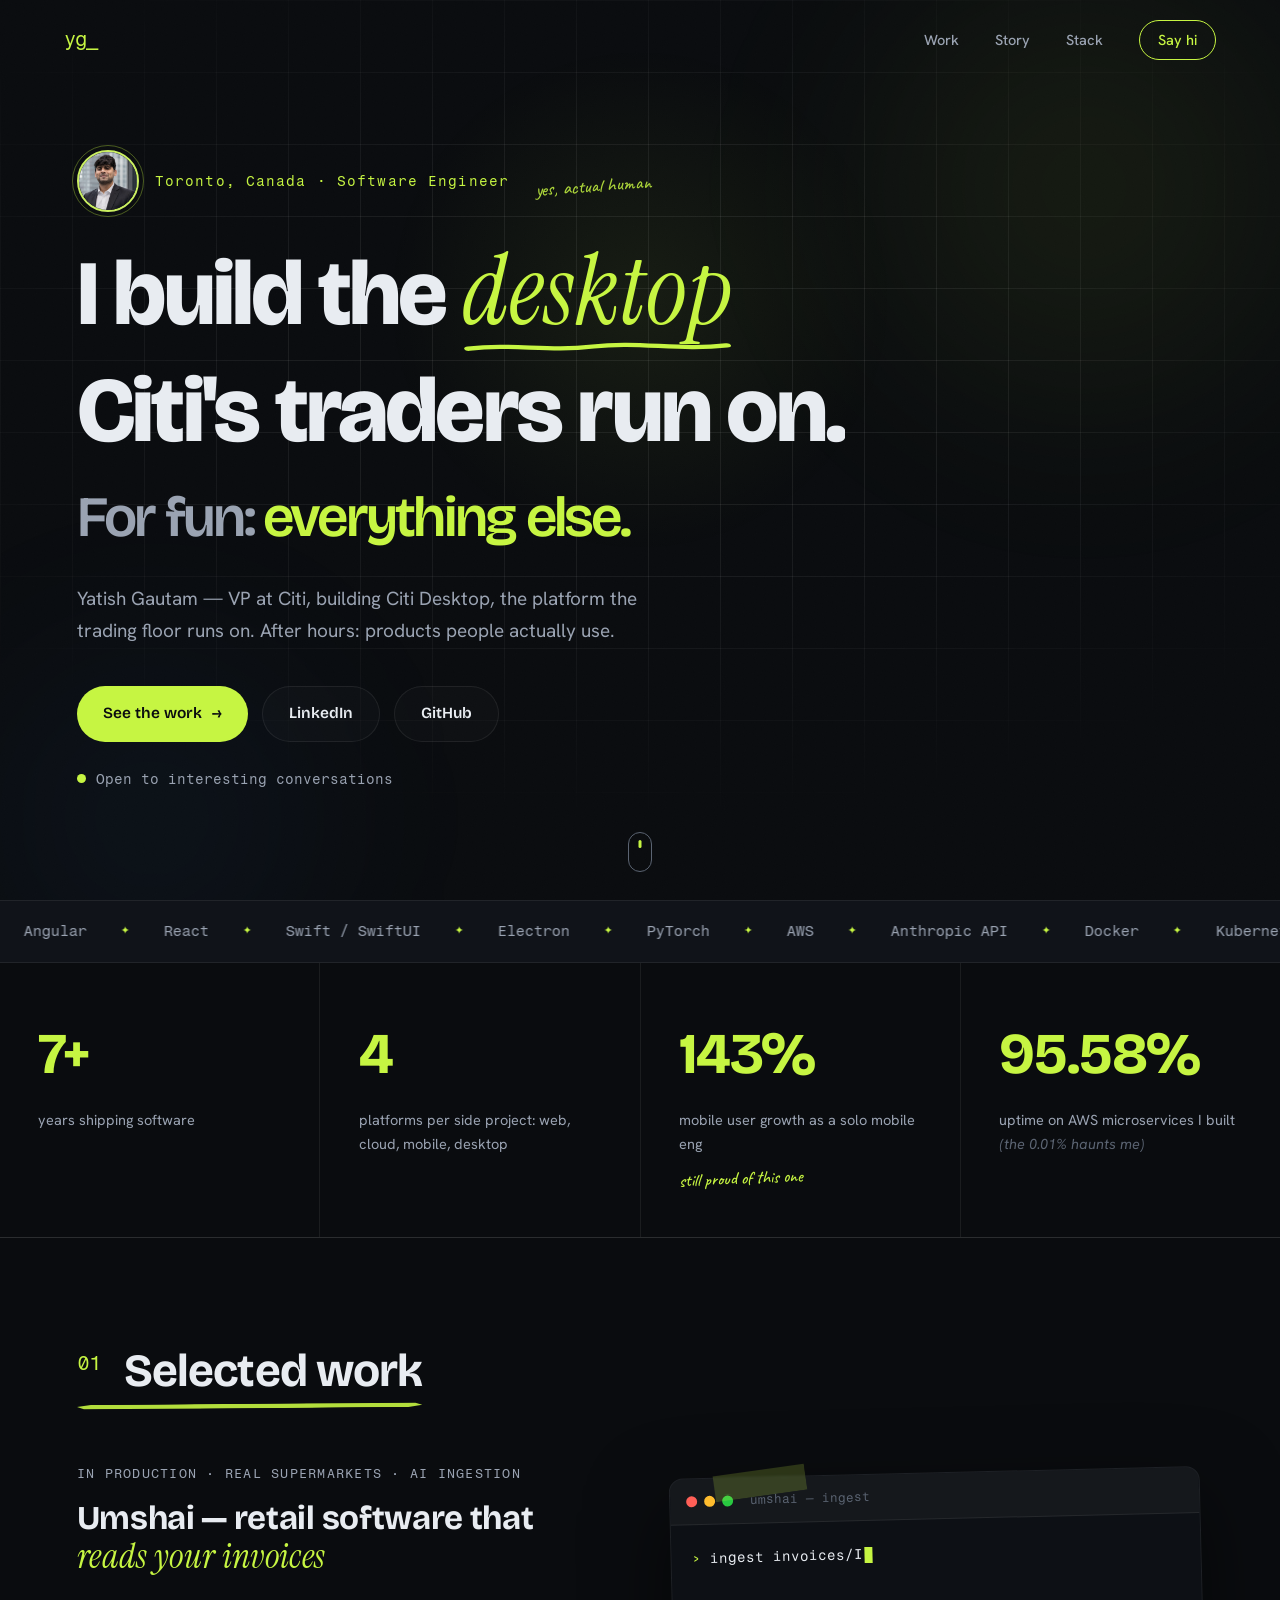
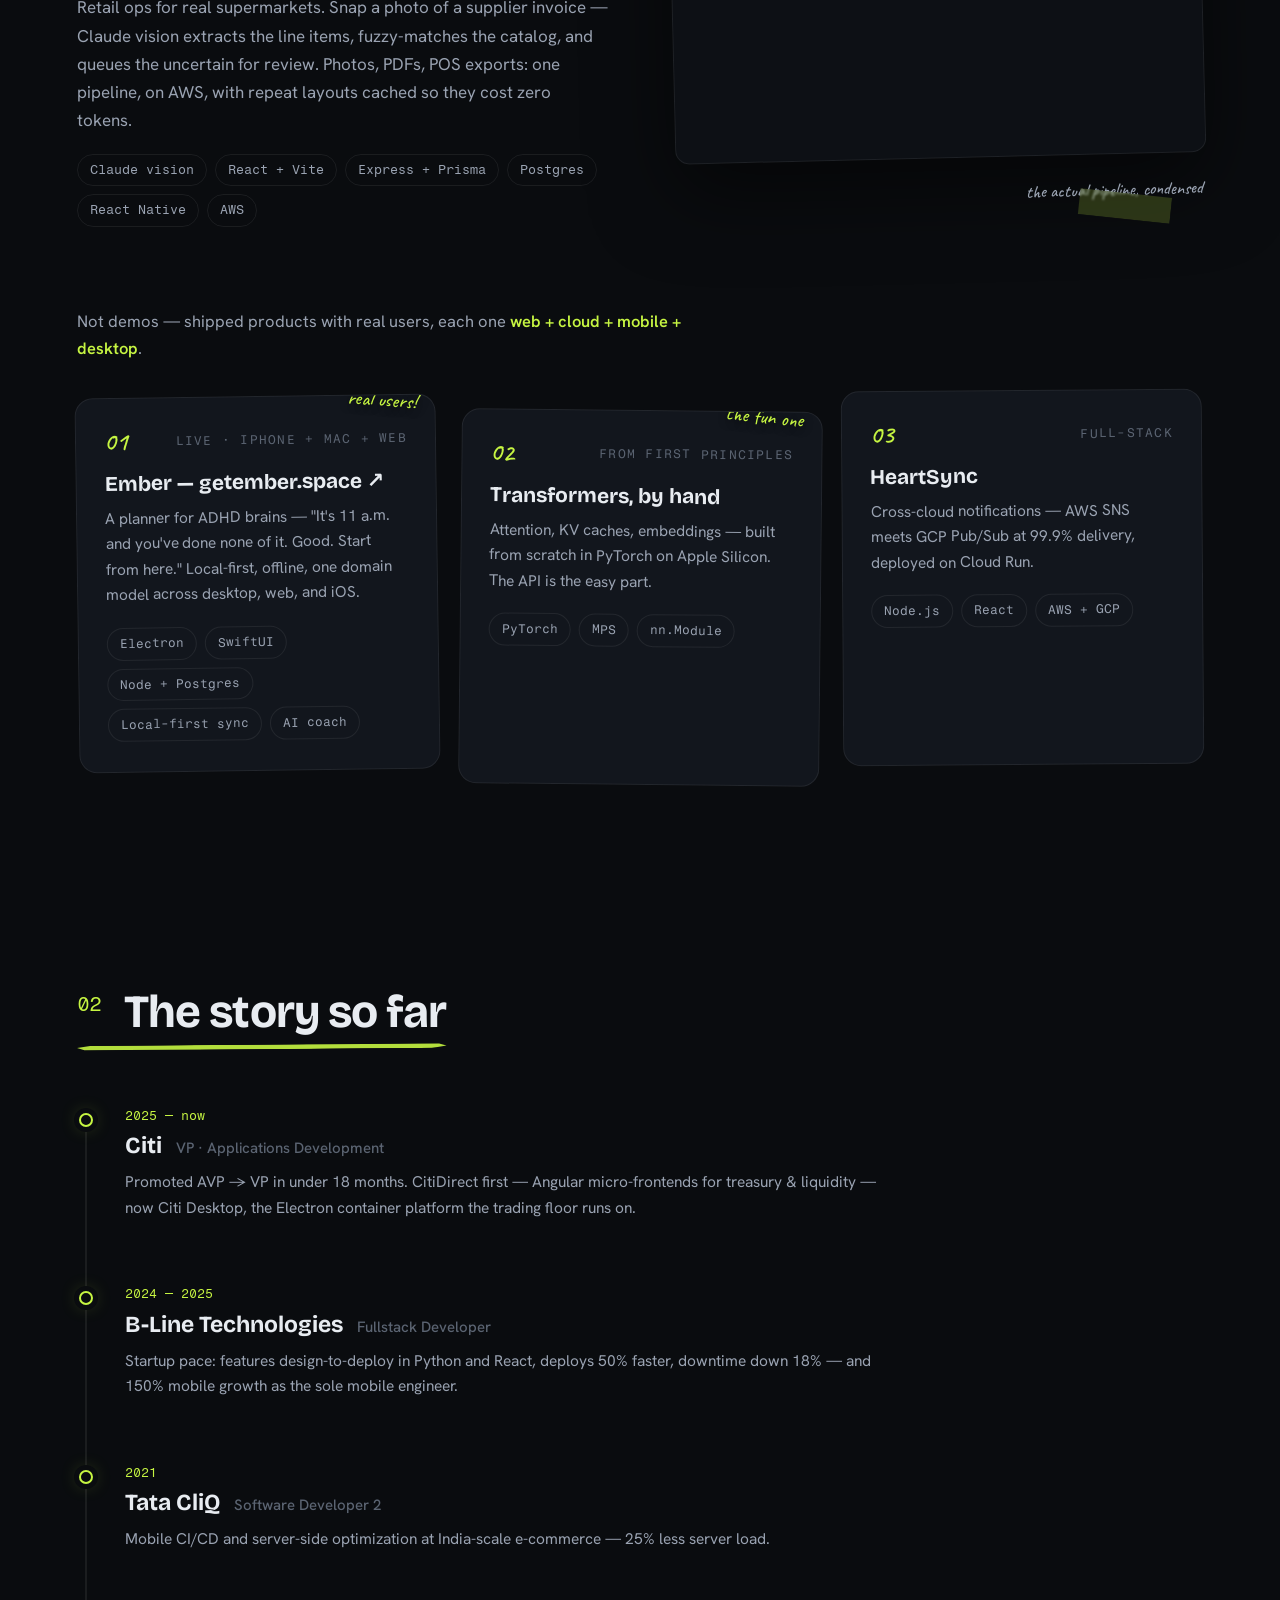
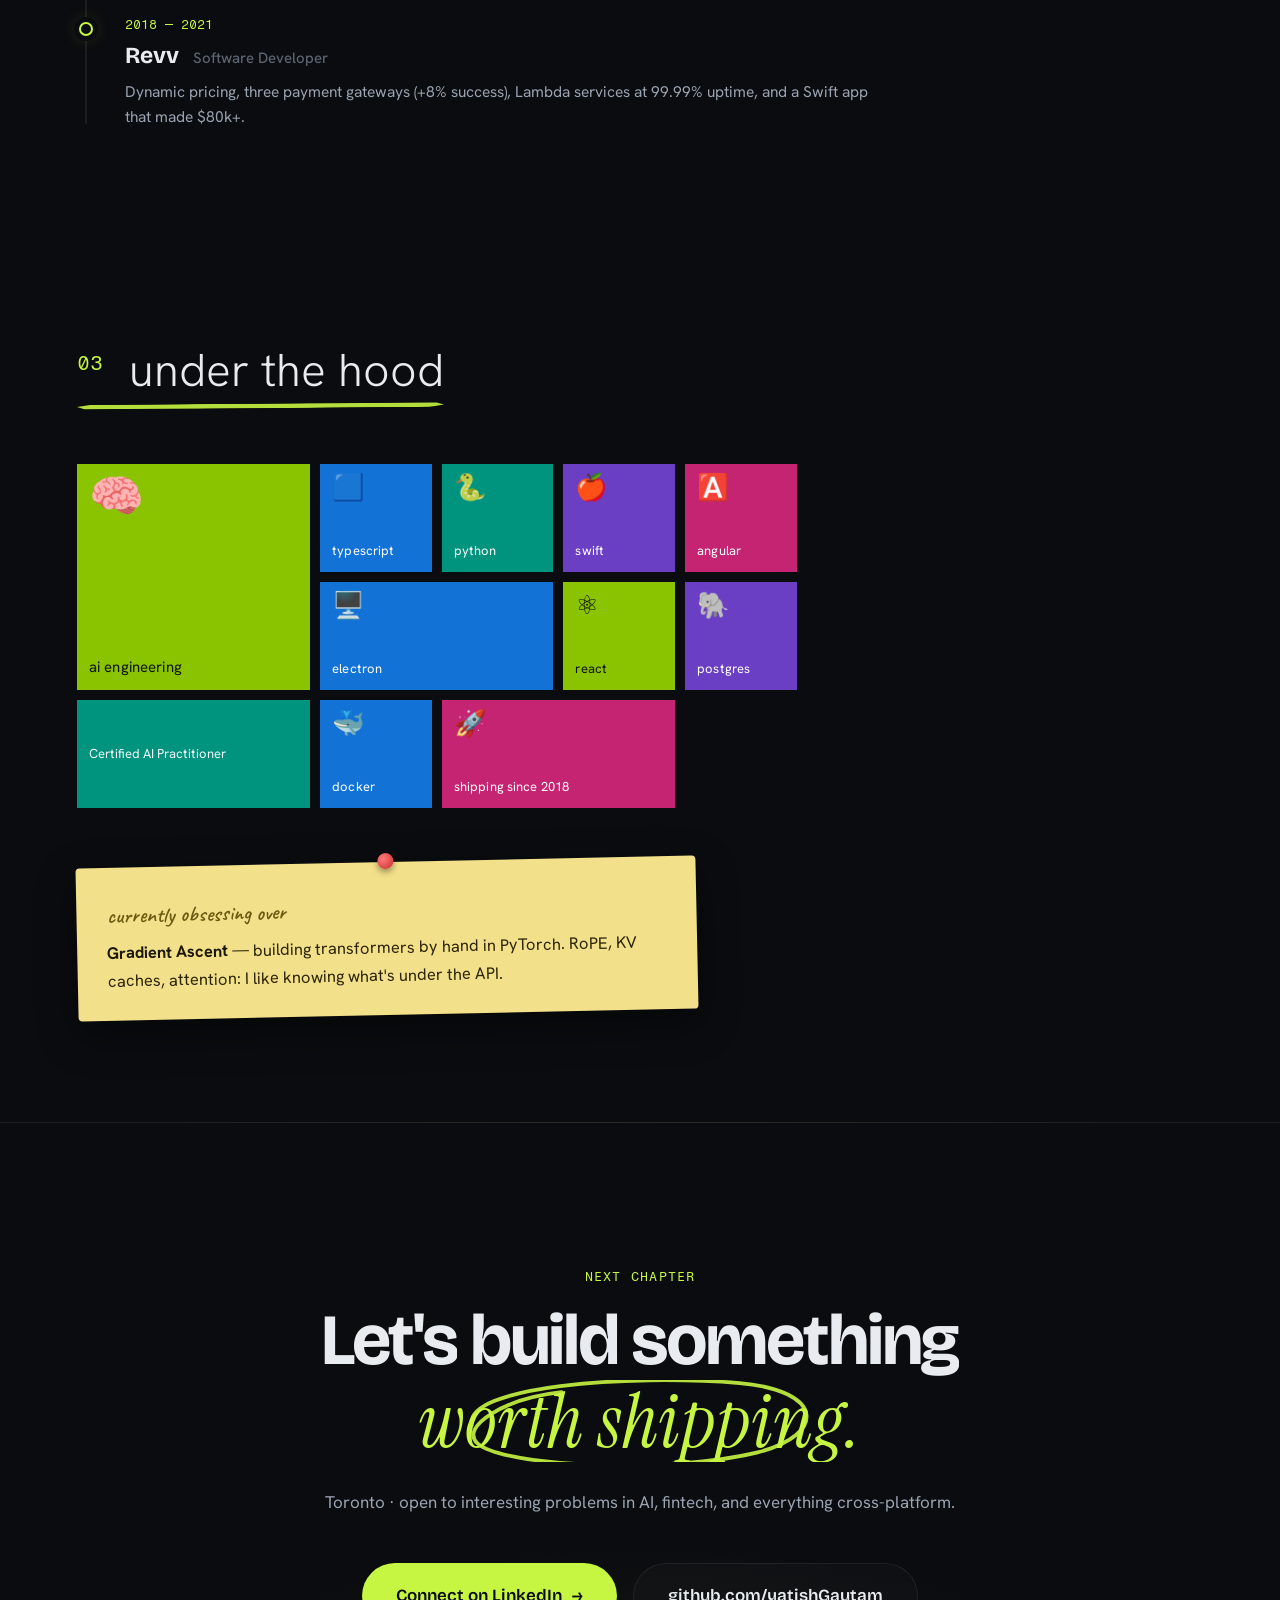
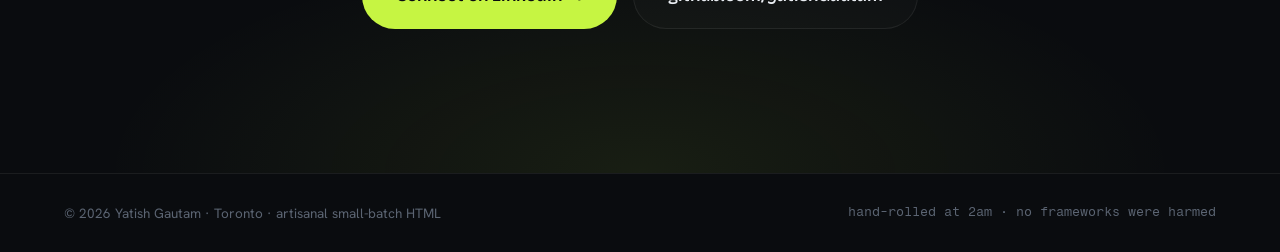
<file: site/index.html>
<!DOCTYPE html>
<html lang="en">
<head>
  <meta charset="UTF-8">
  <meta name="viewport" content="width=device-width, initial-scale=1.0">
  <title>Yatish Gautam — Engineer</title>
  <meta name="description" content="Toronto-based software engineer. I build the desktop platform Citi's traders run on — and web, cloud, mobile, and desktop products for fun.">
  <link rel="canonical" href="https://www.yatishgautam.com/">
  <meta property="og:title" content="Yatish Gautam — Engineer">
  <meta property="og:description" content="The desktop platform Citi's traders run on by day. Web, cloud, mobile, and desktop products for fun.">
  <meta property="og:url" content="https://www.yatishgautam.com/">
  <meta property="og:type" content="website">
  <meta property="og:image" content="https://www.yatishgautam.com/portrait.jpg">
  <link rel="icon" href="favicon.svg" type="image/svg+xml">
  <link rel="preconnect" href="https://fonts.googleapis.com">
  <link rel="preconnect" href="https://fonts.gstatic.com" crossorigin>
  <link href="https://fonts.googleapis.com/css2?family=Bricolage+Grotesque:opsz,wght@12..96,500;12..96,600;12..96,700;12..96,800&family=Hanken+Grotesk:wght@400;500;600&family=Instrument+Serif:ital@1&family=Fragment+Mono&family=Caveat:wght@500;600&display=swap" rel="stylesheet">
  <link rel="stylesheet" href="styles.css">
  <noscript><style>.reveal-up{opacity:1!important;transform:none!important}.reveal-up .chips li{opacity:1!important;transform:none!important}</style></noscript>
</head>
<body>

  <div class="loader" aria-hidden="true">
    <span class="loader__mark">yg<span class="loader__caret">_</span></span>
    <span class="loader__bar"></span>
  </div>
  <div class="cursor-glow" aria-hidden="true"></div>
  <div class="cursor-ring" id="cursor-ring" aria-hidden="true"></div>
  <div class="noise" aria-hidden="true"></div>
  <div class="scroll-progress" id="scroll-progress" aria-hidden="true"></div>

  <!-- ============ NAV ============ -->
  <nav class="nav" id="nav">
    <a class="nav__logo" href="#top">yg<span class="blink">_</span></a>
    <div class="nav__links">
      <a href="#work">Work</a>
      <a href="#story">Story</a>
      <a href="#stack">Stack</a>
      <a href="#contact" class="nav__cta">Say hi</a>
    </div>
  </nav>

  <!-- ============ HERO ============ -->
  <header class="hero" id="top">
    <div class="hero__bg" aria-hidden="true">
      <div class="orb orb--1"></div>
      <div class="orb orb--2"></div>
      <div class="grid-lines"></div>
    </div>

    <div class="hero__inner">
      <div class="hero__text">
      <div class="hero__id reveal-up">
        <button class="avatar" id="portrait" type="button" aria-label="Yatish Gautam">
          <img src="portrait.jpg" alt="Yatish Gautam" width="800" height="800">
          <span class="avatar__wave" aria-hidden="true">👋</span>
        </button>
        <p class="hero__eyebrow">Toronto, Canada · Software Engineer</p>
        <span class="scribble scribble--me" aria-hidden="true">yes, actual human</span>
      </div>
      <h1 class="hero__title">
        <span class="line"><span class="word">I</span> <span class="word">build</span> <span class="word">the</span> <span class="word accent serif-accent u-squiggle">desktop</span></span>
        <span class="line"><span class="word">Citi's</span> <span class="word">traders</span> <span class="word">run</span> <span class="word">on.</span></span>
        <span class="line line--sub"><span class="word">For</span> <span class="word">fun:</span> <span class="word swap-wrap"><span class="swap" id="swap">everything else.</span></span></span>
      </h1>
      <p class="hero__sub reveal-up">
        Yatish Gautam — VP at Citi, building Citi Desktop, the platform the
        trading floor runs on. After hours: products people actually use.
      </p>
      <div class="hero__actions reveal-up">
        <a class="btn btn--primary magnetic" href="#work">See the work <span class="btn__arrow">→</span></a>
        <a class="btn btn--ghost magnetic" href="https://www.linkedin.com/in/yatishgautam28/" target="_blank" rel="noopener">LinkedIn</a>
        <a class="btn btn--ghost magnetic" href="https://github.com/yatishGautam" target="_blank" rel="noopener">GitHub</a>
      </div>
      <p class="hero__status reveal-up"><span class="pulse-dot"></span> Open to interesting conversations</p>
      </div>
    </div>

    <div class="hero__scroll" aria-hidden="true"><span></span></div>
  </header>

  <!-- ============ MARQUEE ============ -->
  <div class="marquee" aria-hidden="true">
    <div class="marquee__track">
      <span>Python</span><i>✦</i><span>TypeScript</span><i>✦</i><span>Angular</span><i>✦</i><span>React</span><i>✦</i><span>Swift / SwiftUI</span><i>✦</i><span>Electron</span><i>✦</i><span>PyTorch</span><i>✦</i><span>AWS</span><i>✦</i><span>Anthropic API</span><i>✦</i><span>Docker</span><i>✦</i><span>Kubernetes</span><i>✦</i><span>Node.js</span><i>✦</i><span>PostgreSQL</span><i>✦</i><span>YAML (regrettably)</span><i>✦</i>
      <span>Python</span><i>✦</i><span>TypeScript</span><i>✦</i><span>Angular</span><i>✦</i><span>React</span><i>✦</i><span>Swift / SwiftUI</span><i>✦</i><span>Electron</span><i>✦</i><span>PyTorch</span><i>✦</i><span>AWS</span><i>✦</i><span>Anthropic API</span><i>✦</i><span>Docker</span><i>✦</i><span>Kubernetes</span><i>✦</i><span>Node.js</span><i>✦</i><span>PostgreSQL</span><i>✦</i><span>YAML (regrettably)</span><i>✦</i>
    </div>
  </div>

  <!-- ============ STATS ============ -->
  <section class="stats">
    <div class="stat reveal-up">
      <span class="stat__num" data-count="7">0</span><span class="stat__plus">+</span>
      <span class="stat__label">years shipping software</span>
    </div>
    <div class="stat reveal-up">
      <span class="stat__num" data-count="4">0</span>
      <span class="stat__label">platforms per side project: web, cloud, mobile, desktop</span>
    </div>
    <div class="stat reveal-up">
      <span class="stat__num" data-count="150">0</span><span class="stat__plus">%</span>
      <span class="stat__label">mobile user growth as a solo mobile eng</span>
      <span class="scribble stat__note" aria-hidden="true">still proud of this one</span>
    </div>
    <div class="stat reveal-up">
      <span class="stat__num" data-count="99.99">0</span><span class="stat__plus">%</span>
      <span class="stat__label">uptime on AWS microservices I built <em class="stat__wink">(the 0.01% haunts me)</em></span>
    </div>
  </section>

  <!-- ============ WORK ============ -->
  <section class="section" id="work">
    <h2 class="section__title reveal-up"><span class="section__index">01</span> Selected work</h2>

    <!-- Umshai feature -->
    <article class="feature reveal-up">
      <div class="feature__text">
        <p class="tag">In production · real supermarkets · AI ingestion</p>
        <h3 class="mask-words">Umshai — retail software that <em class="serif-accent">reads your invoices</em></h3>
        <p>
          Retail ops for real supermarkets. Snap a photo of a supplier invoice —
          Claude vision extracts the line items, fuzzy-matches the catalog, and
          queues the uncertain for review. Photos, PDFs, POS exports: one
          pipeline, on AWS, with repeat layouts cached so they cost zero tokens.
        </p>
        <ul class="chips">
          <li>Claude vision</li><li>React + Vite</li><li>Express + Prisma</li><li>Postgres</li><li>React Native</li><li>AWS</li>
        </ul>
      </div>
      <div class="feature__demo">
        <span class="tape tape--tl" aria-hidden="true"></span>
        <span class="tape tape--br" aria-hidden="true"></span>
        <div class="terminal tilt">
          <div class="terminal__bar"><i></i><i></i><i></i><span>umshai — ingest</span></div>
          <div class="terminal__body" id="terminal">
            <div class="t-line"><span class="t-prompt">›</span> <span id="type-target"></span><span class="t-caret"></span></div>
            <div class="t-steps" id="t-steps">
              <div class="t-step">⟳ reading with Claude vision…</div>
              <div class="t-step">⟳ extracting line items → <em>{sku, qty, landed cost}</em></div>
              <div class="t-step">⟳ fuzzy-matching against catalog…</div>
              <div class="t-step t-ok">✓ 34 items matched · 2 sent to review</div>
              <div class="t-step t-dim"># a real store ran this today</div>
            </div>
          </div>
        </div>
        <span class="scribble feature__caption" aria-hidden="true">the actual pipeline, condensed</span>
      </div>
    </article>

    <!-- Project cards -->
    <p class="cards__intro reveal-up">Not demos — shipped products with real users, each one <strong>web + cloud + mobile + desktop</strong>.</p>
    <div class="cards">
      <article class="card tilt reveal-up">
        <span class="scribble card__note" aria-hidden="true">real users!</span>
        <div class="card__top"><span class="card__no">01</span><span class="tag tag--ghost">Live · iPhone + Mac + Web</span></div>
        <h3><a href="https://getember.space" target="_blank" rel="noopener">Ember — getember.space ↗</a></h3>
        <p>A planner for ADHD brains — "It's 11 a.m. and you've done none of it. Good. Start from here." Local-first, offline, one domain model across desktop, web, and iOS.</p>
        <ul class="chips"><li>Electron</li><li>SwiftUI</li><li>Node + Postgres</li><li>Local-first sync</li><li>AI coach</li></ul>
      </article>

      <article class="card tilt reveal-up">
        <span class="scribble card__note" aria-hidden="true">the fun one</span>
        <div class="card__top"><span class="card__no">02</span><span class="tag tag--ghost">From first principles</span></div>
        <h3>Transformers, by hand</h3>
        <p>Attention, KV caches, embeddings — built from scratch in PyTorch on Apple Silicon. The API is the easy part.</p>
        <ul class="chips"><li>PyTorch</li><li>MPS</li><li>nn.Module</li></ul>
      </article>

      <article class="card tilt reveal-up">
        <div class="card__top"><span class="card__no">03</span><span class="tag tag--ghost">Full-stack</span></div>
        <h3>HeartSync</h3>
        <p>Cross-cloud notifications — AWS SNS meets GCP Pub/Sub at 99.9% delivery, deployed on Cloud Run.</p>
        <ul class="chips"><li>Node.js</li><li>React</li><li>AWS + GCP</li></ul>
      </article>
    </div>
  </section>

  <!-- ============ STORY / EXPERIENCE ============ -->
  <section class="section" id="story">
    <h2 class="section__title reveal-up"><span class="section__index">02</span> The story so far</h2>
    <div class="timeline">
      <div class="timeline__rail" aria-hidden="true"><div class="timeline__progress" id="tl-progress"></div></div>

      <article class="tl-item reveal-up">
        <span class="tl-dot"></span>
        <p class="tl-when">2025 — now</p>
        <h3>Citi <span class="tl-role">VP · Applications Development</span></h3>
        <p>Promoted AVP → VP in under 18 months. CitiDirect first — Angular micro-frontends for treasury & liquidity — now Citi Desktop, the Electron container platform the trading floor runs on.</p>
      </article>

      <article class="tl-item reveal-up">
        <span class="tl-dot"></span>
        <p class="tl-when">2024 — 2025</p>
        <h3>B-Line Technologies <span class="tl-role">Fullstack Developer</span></h3>
        <p>Startup pace: features design-to-deploy in Python and React, deploys 50% faster, downtime down 18% — and 150% mobile growth as the sole mobile engineer.</p>
      </article>

      <article class="tl-item reveal-up">
        <span class="tl-dot"></span>
        <p class="tl-when">2021</p>
        <h3>Tata CliQ <span class="tl-role">Software Developer 2</span></h3>
        <p>Mobile CI/CD and server-side optimization at India-scale e-commerce — 25% less server load.</p>
      </article>

      <article class="tl-item reveal-up">
        <span class="tl-dot"></span>
        <p class="tl-when">2018 — 2021</p>
        <h3>Revv <span class="tl-role">Software Developer</span></h3>
        <p>Dynamic pricing, three payment gateways (+8% success), Lambda services at 99.99% uptime, and a Swift app that made $80k+.</p>
      </article>
    </div>
  </section>

  <!-- ============ STACK (metro tiles) ============ -->
  <section class="section section--metro" id="stack">
    <h2 class="section__title reveal-up"><span class="section__index">03</span> under the hood</h2>
    <div class="tiles reveal-up" id="tiles">
      <div class="tile tile--2x2 tile--lime">
        <div class="tile__inner">
          <div class="tile__face tile__front"><span class="tile__emoji">🧠</span><span class="tile__label">ai engineering</span></div>
          <div class="tile__face tile__back"><p>Claude vision in production · RAG · evals · PyTorch from scratch</p></div>
        </div>
      </div>
      <div class="tile tile--blue">
        <div class="tile__inner">
          <div class="tile__face tile__front"><span class="tile__emoji">🟦</span><span class="tile__label">typescript</span></div>
          <div class="tile__face tile__back"><p>daily driver</p></div>
        </div>
      </div>
      <div class="tile tile--teal">
        <div class="tile__inner">
          <div class="tile__face tile__front"><span class="tile__emoji">🐍</span><span class="tile__label">python</span></div>
          <div class="tile__face tile__back"><p>ingestion + ML</p></div>
        </div>
      </div>
      <div class="tile tile--purple">
        <div class="tile__inner">
          <div class="tile__face tile__front"><span class="tile__emoji">🍎</span><span class="tile__label">swift</span></div>
          <div class="tile__face tile__back"><p>SwiftUI · WidgetKit</p></div>
        </div>
      </div>
      <div class="tile tile--2x1 tile--blue">
        <div class="tile__inner">
          <div class="tile__face tile__front"><span class="tile__emoji">🖥️</span><span class="tile__label">electron</span></div>
          <div class="tile__face tile__back"><p>Citi Desktop · Ember</p></div>
        </div>
      </div>
      <div class="tile tile--magenta">
        <div class="tile__inner">
          <div class="tile__face tile__front"><span class="tile__emoji">🅰️</span><span class="tile__label">angular</span></div>
          <div class="tile__face tile__back"><p>v19 · MFEs</p></div>
        </div>
      </div>
      <div class="tile tile--lime">
        <div class="tile__inner">
          <div class="tile__face tile__front"><span class="tile__emoji">⚛️</span><span class="tile__label">react</span></div>
          <div class="tile__face tile__back"><p>+ React Native</p></div>
        </div>
      </div>
      <div class="tile tile--2x1 tile--teal">
        <div class="tile__inner">
          <div class="tile__face tile__front"><span class="tile__emoji">☁️</span><span class="tile__label">aws</span></div>
          <div class="tile__face tile__back"><p>Certified AI Practitioner</p></div>
        </div>
      </div>
      <div class="tile tile--purple">
        <div class="tile__inner">
          <div class="tile__face tile__front"><span class="tile__emoji">🐘</span><span class="tile__label">postgres</span></div>
          <div class="tile__face tile__back"><p>+ Prisma</p></div>
        </div>
      </div>
      <div class="tile tile--blue">
        <div class="tile__inner">
          <div class="tile__face tile__front"><span class="tile__emoji">🐳</span><span class="tile__label">docker</span></div>
          <div class="tile__face tile__back"><p>K8s · CI/CD</p></div>
        </div>
      </div>
      <div class="tile tile--2x1 tile--magenta">
        <div class="tile__inner">
          <div class="tile__face tile__front"><span class="tile__emoji">🚀</span><span class="tile__label">shipping since 2018</span></div>
          <div class="tile__face tile__back"><p>7+ years · 3 countries</p></div>
        </div>
      </div>
    </div>

    <aside class="now reveal-up">
      <span class="now__pin" aria-hidden="true"></span>
      <p class="now__pulse">currently obsessing over</p>
      <p>
        <strong>Gradient Ascent</strong> — building transformers by hand in
        PyTorch. RoPE, KV caches, attention: I like knowing what's under the API.
      </p>
    </aside>
  </section>

  <!-- ============ CONTACT ============ -->
  <section class="contact" id="contact">
    <div class="contact__inner reveal-up">
      <p class="tag">Next chapter</p>
      <h2 class="mask-words">Let's build something<br><span class="accent serif-accent u-circle">worth shipping.<svg class="doodle doodle--circle" viewBox="0 0 260 70" aria-hidden="true"><path d="M18,38 C14,12 120,4 196,10 C252,15 254,44 208,56 C150,70 40,66 22,50 C10,39 40,20 78,16" pathLength="1"/></svg></span></h2>
      <p class="contact__sub">Toronto · open to interesting problems in AI, fintech, and everything cross-platform.</p>
      <div class="contact__actions">
        <a class="btn btn--primary btn--big magnetic" href="https://www.linkedin.com/in/yatishgautam28/" target="_blank" rel="noopener">Connect on LinkedIn <span class="btn__arrow">→</span></a>
        <a class="btn btn--ghost btn--big magnetic" href="https://github.com/yatishGautam" target="_blank" rel="noopener">github.com/yatishGautam</a>
      </div>
    </div>
  </section>

  <footer class="footer">
    <p>© 2026 Yatish Gautam · Toronto · artisanal small-batch HTML</p>
    <p class="footer__wink">hand-rolled at 2am · no frameworks were harmed</p>
  </footer>

  <script src="main.js"></script>
</body>
</html>
</file>
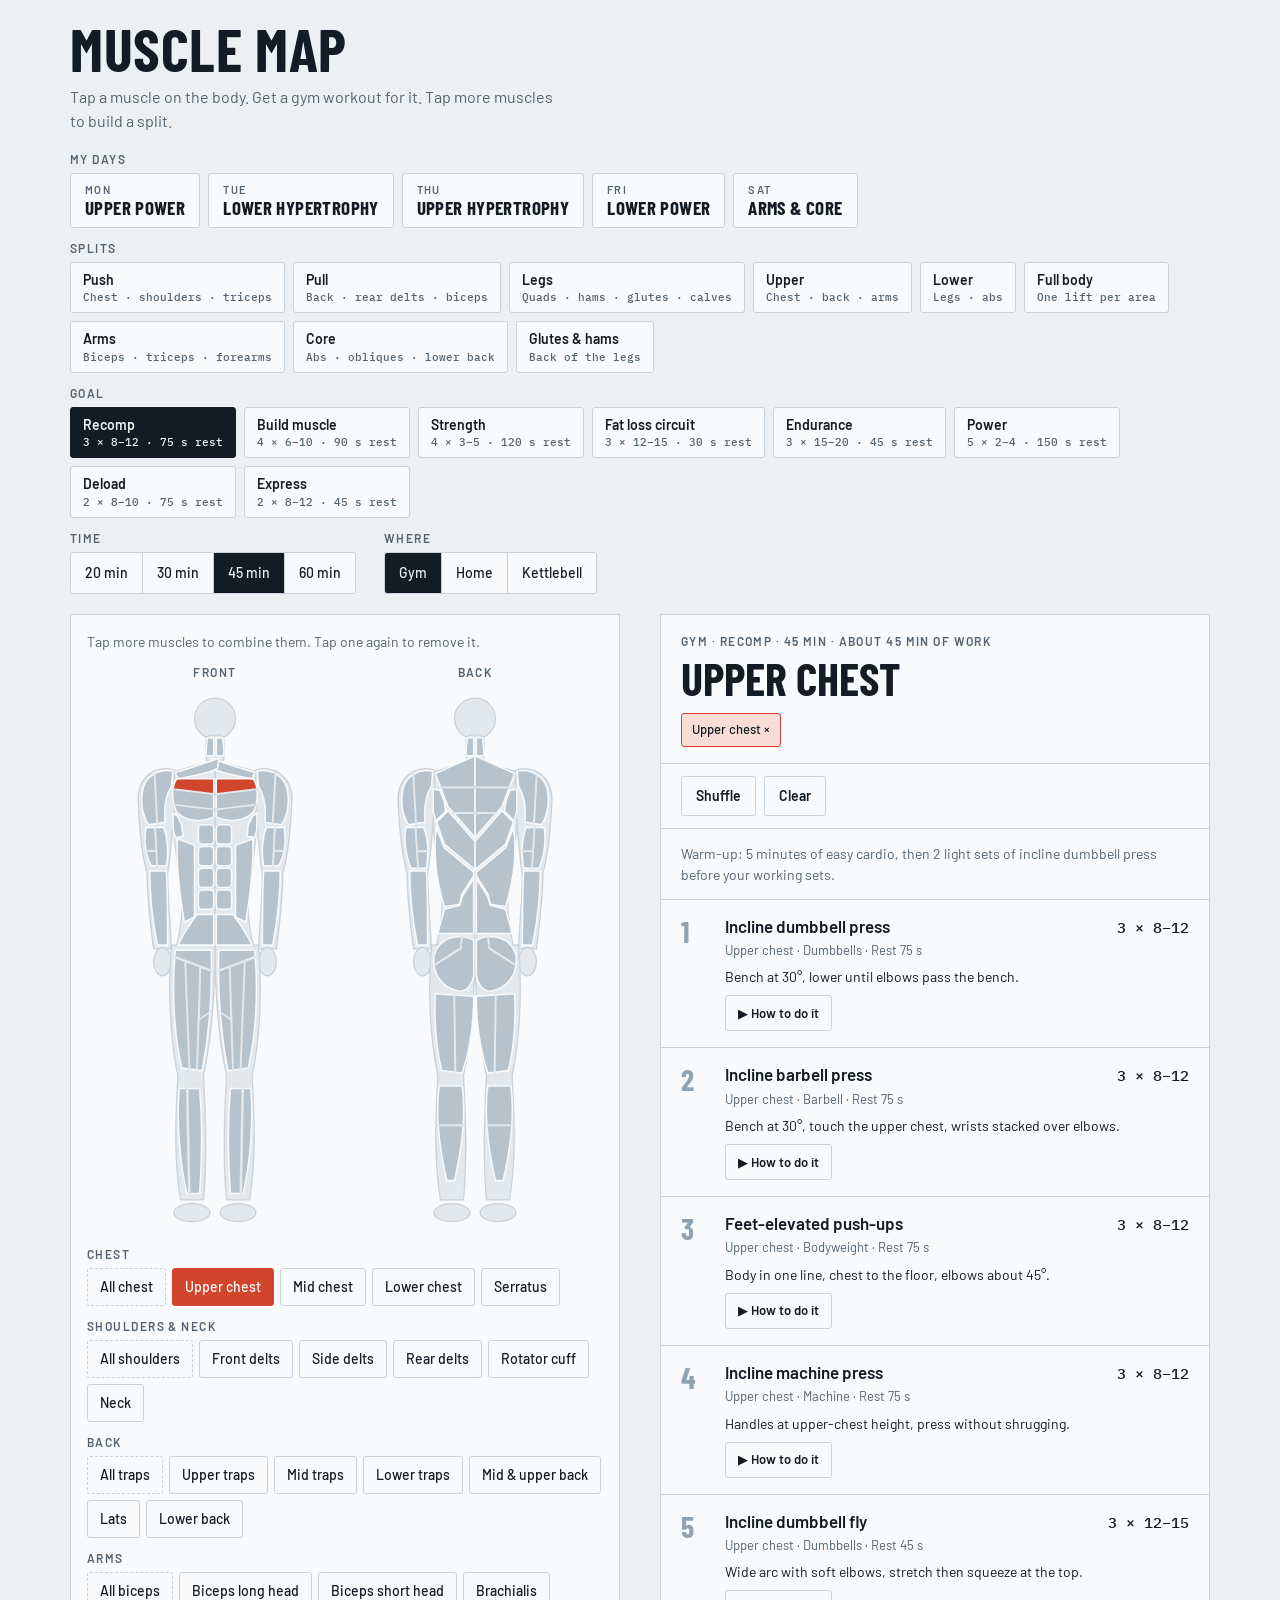
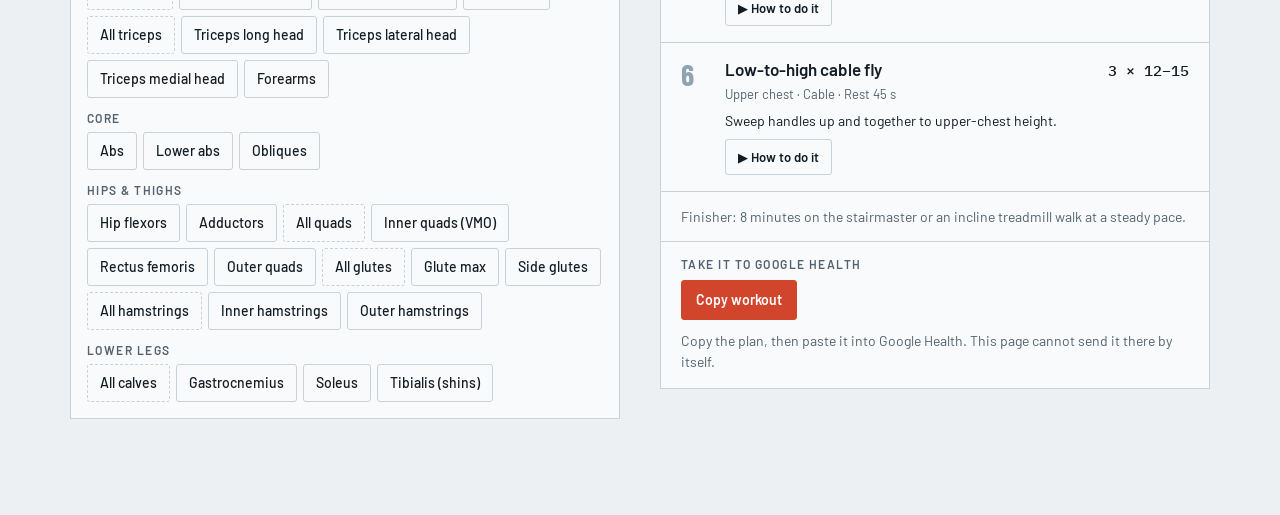
<file: site/workout/index.html>
<!doctype html><html><head><meta charset=utf8><meta name=viewport content="width=device-width,initial-scale=1,viewport-fit=cover"><style>:root{color-scheme:light;box-sizing:border-box;padding-top:env(safe-area-inset-top,0px);padding-bottom:env(safe-area-inset-bottom,0px)}html{scroll-padding-top:env(safe-area-inset-top,0px)}body{margin:0;padding:0;font:14px -apple-system,BlinkMacSystemFont,sans-serif;background:#fff;color:#000}img{max-width:100%}[hidden]:not([hidden=until-found i]){display:none!important}</style></head><body>
<title>Muscle Map</title>
<meta name="claude:viewport-fit-sides" content="cover">
<link rel="preconnect" href="https://fonts.googleapis.com">
<link rel="preconnect" href="https://fonts.gstatic.com" crossorigin>
<link rel="stylesheet" href="https://fonts.googleapis.com/css2?family=Barlow+Condensed:wght@600;700&family=Barlow:wght@400;500;600&family=IBM+Plex+Mono:wght@500&display=swap">
<style>
/* Layout: anatomy plate (front + back figures, muscle list) on the left, training sheet on the right.
   On phones the plate shows one side at a time and a bottom bar jumps to the sheet. */
:root{
  --bg:#EDF0F2; --surface:#F8FAFB; --ink:#131C24; --ink-2:#54636F; --line:#C9D2D9;
  --body:#E3E8EC; --muscle:#B7C3CC; --muscle-hi:#8FA3B1;
  --accent:#D2452D; --on-accent:#FFFFFF; --accent-soft:#F7DDD6;
  --f-display:'Barlow Condensed','Arial Narrow',sans-serif;
  --f-body:'Barlow',system-ui,-apple-system,'Segoe UI',sans-serif;
  --f-mono:'IBM Plex Mono',ui-monospace,Menlo,monospace;
}
@media (prefers-color-scheme: dark){
  :root:not([data-theme="light"]){
    --bg:#0E1419; --surface:#151D24; --ink:#E8EDF1; --ink-2:#9AA9B4; --line:#26333C;
    --body:#1A252D; --muscle:#2B3A46; --muscle-hi:#46606F;
    --accent:#FF6B4A; --on-accent:#1A0D09; --accent-soft:#3A2119;
    color-scheme:dark;
  }
}
:root[data-theme="dark"]{
  --bg:#0E1419; --surface:#151D24; --ink:#E8EDF1; --ink-2:#9AA9B4; --line:#26333C;
  --body:#1A252D; --muscle:#2B3A46; --muscle-hi:#46606F;
  --accent:#FF6B4A; --on-accent:#1A0D09; --accent-soft:#3A2119;
  color-scheme:dark;
}
*{box-sizing:border-box}
body{
  background:var(--bg); color:var(--ink); font:400 16px/1.5 var(--f-body);
  padding-block:20px 96px;
  padding-left:max(16px,env(safe-area-inset-left,0px));
  padding-right:max(16px,env(safe-area-inset-right,0px));
  -webkit-text-size-adjust:100%;
}
.wrap{max-width:1140px;margin:0 auto;display:flex;flex-direction:column;gap:20px}
h1{font:700 clamp(38px,7vw,60px)/.95 var(--f-display);text-transform:uppercase;letter-spacing:.01em;margin:0;text-wrap:balance}
.sub{margin:8px 0 0;color:var(--ink-2);max-width:54ch}
.lbl{font:600 12px/1 var(--f-body);letter-spacing:.12em;text-transform:uppercase;color:var(--ink-2);margin:0}
.controls{display:flex;flex-wrap:wrap;gap:14px 28px;align-items:flex-end}
.ctl{display:flex;flex-direction:column;gap:8px;min-width:0}
.seg{display:inline-flex;max-width:100%;border:1px solid var(--line);border-radius:3px;overflow:hidden;background:var(--surface)}
.seg button{font:500 14px/1 var(--f-body);padding:10px 14px;min-height:40px;background:transparent;color:var(--ink);border:0;border-right:1px solid var(--line);cursor:pointer}
.seg button:last-child{border-right:0}
.seg button[aria-pressed="true"]{background:var(--ink);color:var(--bg)}
.presets-ctl{flex-basis:100%}
.presets{display:flex;flex-wrap:wrap;gap:8px}
.preset{display:flex;flex-direction:column;align-items:flex-start;gap:3px;padding:10px 14px;min-height:44px;border:1px solid var(--line);border-radius:3px;background:var(--surface);color:var(--ink);cursor:pointer;text-align:left}
.preset .pd{font:600 11px/1 var(--f-body);letter-spacing:.12em;text-transform:uppercase;color:var(--ink-2)}
.preset .pn{font:700 19px/1 var(--f-display);text-transform:uppercase;letter-spacing:.02em}
.preset[aria-pressed="true"]{background:var(--ink);border-color:var(--ink);color:var(--bg)}
.preset[aria-pressed="true"] .pd{color:var(--bg)}
.opt{display:flex;flex-direction:column;align-items:flex-start;gap:5px;padding:9px 12px;min-height:44px;border:1px solid var(--line);border-radius:3px;background:var(--surface);color:var(--ink);cursor:pointer;text-align:left}
.opt .ot{font:600 14px/1.1 var(--f-body)}
.opt .os{font:500 11px/1 var(--f-mono);color:var(--ink-2);white-space:nowrap}
.opt[aria-pressed="true"]{background:var(--ink);border-color:var(--ink);color:var(--bg)}
.opt[aria-pressed="true"] .os{color:var(--bg)}
/* phones: each option row is one swipeable line, so the body map stays near the top */
@media (max-width:639px){
  .presets{flex-wrap:nowrap;overflow-x:auto;margin-inline:-16px;padding-inline:16px;scroll-padding-inline:16px;scrollbar-width:none;-webkit-overflow-scrolling:touch}
  .presets::-webkit-scrollbar{display:none}
  .presets>*{flex:none}
  .controls{gap:12px 20px}
}
button:focus-visible{outline:2px solid var(--accent);outline-offset:-2px}

.grid{display:grid;grid-template-columns:minmax(0,1fr);gap:24px}
@media (min-width:900px){.grid{grid-template-columns:minmax(0,1fr) minmax(0,1fr);gap:40px;align-items:start}}

.plate{border:1px solid var(--line);background:var(--surface);padding:16px;display:flex;flex-direction:column;gap:14px;min-width:0}
.plate-top{display:flex;justify-content:space-between;align-items:center;gap:12px}
.hint{margin:0;font-size:14px;color:var(--ink-2);min-height:21px}
.view-seg{display:none}
@media (max-width:639px){.view-seg{display:inline-flex}}
.figs{display:flex;gap:4px;justify-content:center}
.fig{flex:1 1 0;min-width:0;display:flex;flex-direction:column;align-items:center;gap:6px}
.fig svg{width:100%;height:auto;max-height:560px;display:block;-webkit-tap-highlight-color:transparent}
@media (max-width:639px){
  .figs[data-view="front"] .fig.back,.figs[data-view="back"] .fig.front{display:none}
  .fig .lbl{display:none}
}
.sil{fill:var(--body);stroke:var(--line);stroke-width:1}
.m{cursor:pointer;outline:none}
.m path,.m rect{fill:var(--muscle);stroke:var(--surface);stroke-width:1.2;transition:fill .12s}
.m.hov path,.m.hov rect{fill:var(--muscle-hi)}
.m.on path,.m.on rect{fill:var(--accent)}
.m:focus-visible path,.m:focus-visible rect{stroke:var(--ink);stroke-width:2}
.chips{display:flex;flex-direction:column;gap:14px}
.sec{display:flex;flex-direction:column;gap:8px}
.sec-row{display:flex;flex-wrap:wrap;gap:6px}
.chip.all{border-style:dashed}
.chip{font:500 14px/1 var(--f-body);padding:9px 12px;min-height:38px;border:1px solid var(--line);border-radius:3px;background:transparent;color:var(--ink);cursor:pointer}
.chip[aria-pressed="true"]{background:var(--accent);border-color:var(--accent);color:var(--on-accent)}
.chip[disabled]{opacity:.5;cursor:default}
.kbp{padding:16px 20px;border-bottom:1px solid var(--line);display:flex;flex-direction:column;gap:10px}
.kbp .hint{min-height:0}
.more{margin:6px 0 0;font-size:13px;color:var(--ink-2)}
.lift .btn{margin-top:10px}
.demo-btn{margin-top:8px;padding:8px 12px;min-height:36px;border:1px solid var(--line);border-radius:3px;background:var(--surface);color:var(--ink);font:600 13px/1 var(--f-body);cursor:pointer}
.demo-btn::before{content:'▶ '}
.demo-btn[aria-expanded="true"]{background:var(--ink);border-color:var(--ink);color:var(--bg)}
.demo-btn[aria-expanded="true"]::before{content:''}
.demo{margin-top:10px}
.demo-pics{position:relative;aspect-ratio:850/569;border-radius:3px;overflow:hidden;background:var(--line)}
.demo-pics img{position:absolute;inset:0;width:100%;height:100%;object-fit:cover}
.demo-pics img+img{animation:demo 2.6s ease-in-out infinite alternate}
@keyframes demo{0%,30%{opacity:0}70%,100%{opacity:1}}
@media (prefers-reduced-motion:reduce){
  .demo-pics{aspect-ratio:auto;display:grid;grid-template-columns:1fr 1fr;gap:4px;background:none}
  .demo-pics img{position:static;height:auto;aspect-ratio:850/569}
  .demo-pics img+img{animation:none}
}
.kb-demo,.kb-strip{max-width:340px}
.kb-fig{display:block;width:100%;height:auto;background:var(--surface);border:1px solid var(--line);border-radius:3px}
.kb-s{fill:none;stroke:var(--ink);stroke-linecap:round;stroke-linejoin:round}
.kb-s.far{stroke:var(--muscle-hi)}
.kb-s.halo{stroke:var(--surface)}
.kb-head,.kb-hand{fill:var(--ink)}
.kb-hand.far{fill:var(--muscle-hi)}
.kb-ground{stroke:var(--muscle-hi);stroke-width:1.2}
.kb-path{fill:none;stroke:var(--accent);stroke-width:1.1;stroke-dasharray:.1 3.2;stroke-linecap:round;opacity:.7}
.kb-bell circle{fill:var(--accent)}
.kb-bell path{fill:none;stroke:var(--accent);stroke-width:2.4;stroke-linecap:round}
.kb-cues{list-style:none;margin:8px 0 0;padding:0;display:flex;flex-direction:column;gap:4px}
.kb-cues li{padding:6px 10px;border-left:3px solid var(--line);font-size:14px;line-height:1.35;color:var(--ink-2)}
.kb-cues li.on{border-left-color:var(--accent);color:var(--ink);font-weight:600}
.kb-strip{display:grid;grid-template-columns:1fr 1fr;gap:8px}
.kb-strip figure{margin:0}
.kb-strip figcaption{margin-top:4px;font-size:12px;line-height:1.3;color:var(--ink-2)}
.demo-cap{margin:4px 0 0;font:500 11px/1.3 var(--f-mono);color:var(--ink-2)}
.demo-miss{margin:8px 0 0;font-size:14px}
.demo-steps{margin:8px 0 0;padding-left:20px;font-size:14px;line-height:1.45}
.demo-steps li+li{margin-top:4px}

.sheet{border:1px solid var(--line);background:var(--surface);min-width:0}
.sheet-h{padding:20px 20px 16px;border-bottom:1px solid var(--line)}
.sheet h2{font:700 clamp(32px,5vw,46px)/1 var(--f-display);text-transform:uppercase;margin:8px 0 0;text-wrap:balance}
.tags{display:flex;flex-wrap:wrap;gap:6px;margin-top:12px}
.tags:empty{display:none}
.tag{font:500 13px/1 var(--f-body);padding:8px 10px;min-height:34px;border:1px solid var(--accent);background:var(--accent-soft);color:var(--ink);border-radius:3px;cursor:pointer}
.actions{display:flex;flex-wrap:wrap;gap:8px;padding:12px 20px;border-bottom:1px solid var(--line)}
.btn{font:600 14px/1 var(--f-body);padding:11px 14px;min-height:40px;border:1px solid var(--line);background:transparent;color:var(--ink);border-radius:3px;cursor:pointer}
.btn.primary{background:var(--accent);border-color:var(--accent);color:var(--on-accent)}
.btn[disabled]{opacity:.55;cursor:default}
.status{margin:0;padding:10px 20px;font-size:14px;color:var(--ink-2);border-bottom:1px solid var(--line)}
.note{margin:0;padding:14px 20px;font-size:14px;color:var(--ink-2);border-bottom:1px solid var(--line)}
.lifts{list-style:none;margin:0;padding:0}
.lift{display:grid;grid-template-columns:34px minmax(0,1fr);gap:10px;padding:16px 20px;border-bottom:1px solid var(--line)}
.lift-n{font:700 30px/1 var(--f-display);color:var(--muscle-hi)}
.lift-top{display:flex;justify-content:space-between;align-items:baseline;gap:4px 12px;flex-wrap:wrap}
.lift h3{font:600 17px/1.25 var(--f-body);margin:0;min-width:0}
.rx{font:500 15px/1.2 var(--f-mono);white-space:nowrap;font-variant-numeric:tabular-nums}
.meta{margin:4px 0 0;font-size:13px;color:var(--ink-2)}
.cue{margin:6px 0 0;font-size:14px}
.export{padding:16px 20px;display:flex;flex-direction:column;gap:10px}
.row{display:flex;flex-wrap:wrap;gap:8px}
#fallback{width:100%;font:13px/1.45 var(--f-mono);background:var(--bg);color:var(--ink);border:1px solid var(--line);border-radius:3px;padding:10px}
.export .status{padding:0;border:0}

.bar{position:fixed;left:0;right:0;bottom:0;z-index:5;background:var(--ink);color:var(--bg);display:flex;align-items:center;justify-content:space-between;gap:12px;
  padding-top:12px;padding-bottom:calc(12px + env(safe-area-inset-bottom,0px));
  padding-left:max(16px,env(safe-area-inset-left,0px));padding-right:max(16px,env(safe-area-inset-right,0px))}
.bar span{font:600 15px/1.2 var(--f-body);min-width:0;overflow:hidden;text-overflow:ellipsis;white-space:nowrap}
.bar .btn{background:var(--bg);color:var(--ink);border-color:var(--bg);flex:none}
@media (min-width:900px){.bar{display:none}}
</style>

<div class="wrap">
  <header>
    <h1>Muscle Map</h1>
    <p class="sub">Tap a muscle on the body. Get a gym workout for it. Tap more muscles to build a split.</p>
  </header>

  <div class="controls">
    <div class="ctl presets-ctl">
      <p class="lbl" id="presetLbl">My days</p>
      <div class="presets" role="group" aria-labelledby="presetLbl" id="presets"></div>
    </div>
    <div class="ctl presets-ctl">
      <p class="lbl" id="splitLbl">Splits</p>
      <div class="presets" role="group" aria-labelledby="splitLbl" id="splits"></div>
    </div>
    <div class="ctl presets-ctl">
      <p class="lbl" id="goalLbl">Goal</p>
      <div class="presets" role="group" aria-labelledby="goalLbl" id="goalSeg"></div>
    </div>
    <div class="ctl">
      <p class="lbl" id="timeLbl">Time</p>
      <div class="seg" role="group" aria-labelledby="timeLbl" id="timeSeg">
        <button type="button" data-time="20">20 min</button>
        <button type="button" data-time="30">30 min</button>
        <button type="button" data-time="45">45 min</button>
        <button type="button" data-time="60">60 min</button>
      </div>
    </div>
    <div class="ctl">
      <p class="lbl" id="whereLbl">Where</p>
      <div class="seg" role="group" aria-labelledby="whereLbl" id="whereSeg">
        <button type="button" data-where="gym">Gym</button>
        <button type="button" data-where="home">Home</button>
        <button type="button" data-where="kb">Kettlebell</button>
      </div>
    </div>
  </div>

  <div class="grid">
    <section class="plate" aria-label="Body map">
      <div class="plate-top">
        <p class="hint" id="hint"></p>
        <div class="seg view-seg" role="group" aria-label="Body side" id="viewSeg">
          <button type="button" data-view="front">Front</button>
          <button type="button" data-view="back">Back</button>
        </div>
      </div>
      <div class="figs" id="figs" data-view="front">
        <div class="fig front"><p class="lbl">Front</p><div id="figFront" style="width:100%"></div></div>
        <div class="fig back"><p class="lbl">Back</p><div id="figBack" style="width:100%"></div></div>
      </div>
      <div class="chips" id="chips" role="group" aria-label="Muscle list"></div>
    </section>

    <section class="sheet" id="sheet" aria-labelledby="sheetTitle">
      <div class="sheet-h">
        <p class="lbl" id="eyebrow"></p>
        <h2 id="sheetTitle"></h2>
        <div class="tags" id="tags"></div>
      </div>
      <p class="note" id="empty" hidden>Nothing selected. Tap a muscle on the body, or pick one from the list under it. Select several, like chest and triceps, to get one combined session.</p>
      <div id="filled">
        <div class="actions">
          <button type="button" class="btn" id="shuffle">Shuffle</button>
          <button type="button" class="btn primary" id="askAi" hidden>Ask Claude to write it</button>
          <button type="button" class="btn" id="clear">Clear</button>
        </div>
        <p class="status" id="aiStatus" role="status" hidden></p>
        <p class="note" id="homeNote" hidden></p>
        <p class="note" id="warm"></p>
        <p class="note" id="goalNote" hidden></p>
        <ol class="lifts" id="lifts"></ol>
        <p class="note" id="fin" hidden></p>
        <div class="kbp" id="kbSkills" hidden>
          <p class="lbl">Kettlebell skills</p>
          <p class="hint">Tap a movement once you can do it with good form. New ones unlock as you go.</p>
          <div class="chips" id="kbList"></div>
        </div>
        <div class="export">
          <p class="lbl">Take it to Google Health</p>
          <div class="row">
            <button type="button" class="btn primary" id="copy">Copy workout</button>
            <button type="button" class="btn" id="saveTxt" hidden>Save .txt</button>
            <button type="button" class="btn" id="saveCsv" hidden>Save .csv</button>
          </div>
          <p class="hint">Copy the plan, then paste it into Google Health. This page cannot send it there by itself.</p>
          <textarea id="fallback" rows="9" readonly hidden aria-label="Workout text"></textarea>
          <p class="status" id="exStatus" role="status" hidden></p>
        </div>
      </div>
    </section>
  </div>
</div>

<div class="bar" id="bar" hidden>
  <span id="barTxt"></span>
  <button type="button" class="btn" id="barGo">See workout ↓</button>
</div>

<script>
(function(){
'use strict';
const $=s=>document.querySelector(s);
const NS='http://www.w3.org/2000/svg';
function el(tag,attrs){const e=document.createElementNS(NS,tag);for(const k in attrs)e.setAttribute(k,attrs[k]);return e}
function h(tag,props,...kids){
  const e=document.createElement(tag);
  for(const [k,v] of Object.entries(props||{})){
    if(k==='class')e.className=v;else if(k.startsWith('on'))e.addEventListener(k.slice(2),v);else e.setAttribute(k,v);
  }
  for(const c of kids.flat()){if(c==null)continue;e.append(c.nodeType?c:document.createTextNode(String(c)))}
  return e;
}

/* ---------- exercise library: [name, c=compound|i=isolation, equipment, cue, optional reps override] ---------- */
const EQ={B:'Barbell',D:'Dumbbells',C:'Cable',M:'Machine',W:'Bodyweight',P:'Plate',R:'Band',X:'Push-up board',A:'Ab roller',T:'Table',H:'Chair',O:'Door frame',L:'Wall',Y:'Towel'};
const M={
 frontdelts:{n:'Front delts',ex:[
  ['Barbell overhead press','c','B','Squeeze glutes, move your head through as the bar passes.'],
  ['Seated dumbbell shoulder press','c','D','Ribs down, press up without arching your back.'],
  ['Machine shoulder press','c','M','Handles at ear height, press without shrugging.'],
  ['Arnold press','c','D','Rotate palms from facing you to forward as you press.'],
  ['Landmine press','c','B','Press up and out at an angle, stay tight through the core.'],
  ['Dumbbell front raise','i','D','Raise to eye level with soft elbows, no swinging.'],
  ['Cable front raise','i','C','Constant tension, lift to eye level and lower slowly.']]},
 sidedelts:{n:'Side delts',ex:[
  ['Wide-grip upright row','c','B','Hands wider than shoulders, elbows lead, stop at the lower chest.'],
  ['Seated dumbbell shoulder press','c','D','Ribs down, press up without arching your back.'],
  ['Dumbbell lateral raise','i','D','Lead with the elbows, raise to shoulder height, no swinging.'],
  ['Cable lateral raise','i','C','Constant tension, raise to shoulder height and lower slowly.'],
  ['Machine lateral raise','i','M','Pads on the outside of the arms, lift with the elbows, not the hands.'],
  ['Leaning single-arm lateral raise','i','D','Hold a post and lean away, raise out to the side for a longer stretch.','12–15 each arm']]},
 reardelts:{n:'Rear delts',ex:[
  ['Wide-grip seated cable row','c','C','Pull to the upper chest with elbows flared, squeeze the back of the shoulders.'],
  ['Reverse pec deck','i','M','Wide arc, think elbows back, not hands.'],
  ['Face pull','i','C','Rope to forehead, pull apart at the end, hold one second.'],
  ['Rear delt dumbbell fly','i','D','Hinge forward, sweep out wide with soft elbows.'],
  ['Cable rear delt fly','i','C','Cross the cables, pull wide at shoulder height, pause behind you.'],
  ['Incline bench reverse fly','i','D','Chest on a 45° bench, raise the dumbbells out wide, thumbs up.']]},
 upperchest:{n:'Upper chest',ex:[
  ['Incline barbell press','c','B','Bench at 30°, touch the upper chest, wrists stacked over elbows.'],
  ['Incline dumbbell press','c','D','Bench at 30°, lower until elbows pass the bench.'],
  ['Incline machine press','c','M','Handles at upper-chest height, press without shrugging.'],
  ['Feet-elevated push-ups','c','W','Body in one line, chest to the floor, elbows about 45°.'],
  ['Low-to-high cable fly','i','C','Sweep handles up and together to upper-chest height.'],
  ['Incline dumbbell fly','i','D','Wide arc with soft elbows, stretch then squeeze at the top.']]},
 midchest:{n:'Mid chest',ex:[
  ['Barbell bench press','c','B','Shoulder blades pinched, bar to lower chest, press up and slightly back.'],
  ['Flat dumbbell press','c','D','Lower until elbows sit just below the bench, press up and in.'],
  ['Machine chest press','c','M','Handles at mid-chest, push without shrugging.'],
  ['Push-ups','c','W','Body in one line, chest to the floor, elbows about 45°.'],
  ['Pec deck fly','i','M','Slight elbow bend, squeeze for a beat in front.'],
  ['Standing cable fly','i','C','Handles at chest height, hug a barrel, squeeze in the middle.']]},
 lowerchest:{n:'Lower chest',ex:[
  ['Decline barbell press','c','B','Bench at 15 to 30° decline, bar to the lower chest.'],
  ['Decline dumbbell press','c','D','Lower to the sides of the lower chest, press up and together.'],
  ['Chest dips','c','W','Lean forward, elbows out slightly, lower to a deep stretch.'],
  ['High-to-low cable fly','i','C','Step forward, hands meet below the chest, slow return.'],
  ['Decline dumbbell fly','i','D','Wide arc with soft elbows, squeeze at the bottom.']]},
 serratus:{n:'Serratus',reps:'10–15',ex:[
  ['Dumbbell pullover','c','D','Arms straight, ribs down, stretch back then pull over without arching.'],
  ['Push-up plus','c','W','At the top push the floor away, round the upper back, shoulder blades wide.'],
  ['Cable serratus punch','i','C','Face away from the cable, punch forward and reach at the end, ribs down.','10–12 each arm'],
  ['Scapular push-up','i','W','Arms locked, let the chest sink between the blades, then push them apart.'],
  ['Wall slide','i','W','Forearms on the wall, slide up and reach forward without shrugging.']]},
 rotatorcuff:{n:'Rotator cuff',reps:'12–20',ex:[
  ['Cable external rotation','i','C','Elbow pinned to your side, rotate out and return slowly, light weight.','12–15 each arm'],
  ['Side-lying dumbbell external rotation','i','D','Elbow on your ribs, rotate up and lower slowly, very light weight.','12–15 each arm'],
  ['Cable internal rotation','i','C','Elbow pinned to your side, rotate across your belly, light weight.','12–15 each arm'],
  ['Band pull-apart','i','R','Arms straight, pull the band apart and squeeze the shoulder blades.'],
  ['Face pull','i','C','Rope to forehead, pull apart at the end, hold one second.']]},
 uppertraps:{n:'Upper traps',ex:[
  ['Barbell shrug','c','B','Straight up and down, hold the top for a second.'],
  ['Dumbbell shrug','c','D','Shrug toward the ears, never roll the shoulders.'],
  ['Rack pull','c','B','Bar at knee height, lock out squeezing glutes and traps.'],
  ['Farmer’s carry','c','D','Tall posture, crush the handles, walk steadily.','30–40 m'],
  ['Cable shrug','i','C','Constant tension, hold the top for a count of two.'],
  ['Wide-grip dumbbell upright row','i','D','Elbows lead, stop at the lower chest.']]},
 midtraps:{n:'Mid traps',ex:[
  ['Chest-supported row','c','M','Chest on the pad, pull elbows back, squeeze shoulder blades.'],
  ['T-bar row','c','M','Flat back, keep elbows tight past the torso.'],
  ['Seated cable row','c','C','Sit tall, pull to your belly, pause one second.'],
  ['Prone T raise','i','D','Lie chest-down on an incline bench, raise arms out to a T, thumbs up.'],
  ['Reverse pec deck','i','M','Wide arc, think elbows back, not hands.'],
  ['Face pull','i','C','Rope to forehead, pull apart at the end, hold one second.']]},
 lowertraps:{n:'Lower traps',ex:[
  ['Scapular pull-up','c','W','Hang, pull the shoulder blades down without bending your elbows.','8–12'],
  ['Prone Y raise','i','D','Lie chest-down on an incline bench, raise arms in a Y, thumbs up.','10–15'],
  ['Cable Y raise','i','C','Pull the cables up and out in a Y, lead with the thumbs, no shrug.','10–15'],
  ['Straight-arm pulldown','i','C','Arms nearly straight, sweep the bar to your thighs, ribs down.']]},
 upperback:{n:'Mid & upper back',ex:[
  ['Chest-supported row','c','M','Chest on the pad, pull elbows back, squeeze shoulder blades.'],
  ['Seated cable row','c','C','Sit tall, pull to your belly, pause one second.'],
  ['Barbell row','c','B','Hinge to about 45°, pull the bar to your lower ribs.'],
  ['T-bar row','c','M','Flat back, keep elbows tight past the torso.'],
  ['Reverse pec deck','i','M','Wide arc, think elbows back, not hands.'],
  ['Face pull','i','C','Rope to forehead, pull apart at the end, hold one second.']]},
 lats:{n:'Lats',ex:[
  ['Pull-up','c','W','Start from a dead hang, drive elbows down to your ribs. Use the assisted machine until you can do them unassisted.'],
  ['Lat pulldown','c','C','Chest up, pull the bar to your upper chest, lean back only slightly.'],
  ['Neutral-grip pulldown','c','C','Elbows to hips, feel the stretch at the top.'],
  ['One-arm dumbbell row','c','D','Pull the elbow toward your hip, no torso twist.'],
  ['Straight-arm pulldown','i','C','Arms nearly straight, sweep the bar to your thighs, ribs down.'],
  ['Single-arm cable pulldown','i','C','Reach tall, pull the elbow to your hip, pause low.']]},
 lowerback:{n:'Lower back',ex:[
  ['Conventional deadlift','c','B','Bar over mid-foot, brace hard, push the floor away.'],
  ['Romanian deadlift','c','B','Hips back, bar slides down the thighs, back flat.'],
  ['Good morning','c','B','Light bar, soft knees, hinge until hamstrings tighten.'],
  ['Back extension','i','M','Hinge at the hips, stop at neutral, no over-arching.'],
  ['Reverse hyperextension','i','M','Swing legs to hip height, control the lowering.'],
  ['Bird dog','i','W','Opposite arm and leg, hips stay level.','8–12 each side']]},
 bicepslong:{n:'Biceps long head',ex:[
  ['Chin-up','c','W','Full hang to chin over the bar, no kipping.'],
  ['Barbell curl','c','B','Elbows pinned at your sides, no hip swing.'],
  ['Incline dumbbell curl','i','D','Arms hang behind the torso for a deep stretch.'],
  ['Bayesian cable curl','i','C','Face away from the cable, arm behind you, curl without moving the elbow forward.','10–15 each arm'],
  ['Drag curl','i','B','Slide the bar up your torso, elbows travel back.']]},
 bicepsshort:{n:'Biceps short head',ex:[
  ['Wide-grip barbell curl','c','B','Hands outside shoulders, elbows still, no swinging.'],
  ['EZ-bar preacher curl','i','B','Lower fully, do not bounce at the bottom.'],
  ['Spider curl','i','D','Chest on an incline bench, arms hang straight down, curl up.'],
  ['Concentration curl','i','D','Elbow braced on your thigh, full squeeze at the top.','10–12 each arm'],
  ['Cable curl','i','C','Keep tension on the way down, 2-second lowering.']]},
 brachialis:{n:'Brachialis',ex:[
  ['Hammer curl','c','D','Neutral grip, curl across to hit the brachialis.'],
  ['Cross-body hammer curl','i','D','Curl toward the opposite shoulder, elbow stays put.','10–12 each arm'],
  ['Reverse curl','i','B','Overhand grip, elbows still, control the lowering.'],
  ['Rope cable hammer curl','i','C','Neutral grip, pull the rope apart at the top.'],
  ['Zottman curl','i','D','Curl up palms up, rotate to palms down and lower slowly.']]},
 tricepslong:{n:'Triceps long head',ex:[
  ['Close-grip bench press','c','B','Hands shoulder-width, elbows tucked about 45°.'],
  ['Parallel-bar dips','c','W','Stay upright, elbows back, lower to about 90°.'],
  ['Overhead cable extension','i','C','Elbows point forward, stretch deep behind the head.'],
  ['Dumbbell overhead extension','i','D','Both hands on one dumbbell, elbows in.'],
  ['EZ-bar skull crusher','i','B','Lower behind the head for a longer stretch, upper arms stay still.']]},
 tricepslateral:{n:'Triceps lateral head',ex:[
  ['Close-grip bench press','c','B','Hands shoulder-width, elbows tucked about 45°.'],
  ['Diamond push-ups','c','W','Hands close under the chest, elbows brush your ribs.'],
  ['Cable pushdown','i','C','Elbows glued to your ribs, full lockout.'],
  ['Rope pushdown','i','C','Pull the rope apart at the bottom, squeeze the lockout.'],
  ['Single-arm cable pushdown','i','C','Elbow at your side, press down and fully straighten.','10–12 each arm']]},
 tricepsmedial:{n:'Triceps medial head',ex:[
  ['Close-grip push-ups','c','W','Hands under shoulders, elbows back, chest to the floor.'],
  ['Reverse-grip cable pushdown','i','C','Underhand grip, elbows at your sides, full lockout.'],
  ['Single-arm reverse-grip pushdown','i','C','Underhand grip, elbow pinned, straighten fully.','10–12 each arm'],
  ['Dumbbell kickback','i','D','Upper arm parallel to the floor, straighten and squeeze.','10–12 each arm'],
  ['Bench dips','c','W','Hands behind you on a bench, lower to 90°, press up.']]},
 forearms:{n:'Forearms',reps:'12–20',ex:[
  ['Farmer’s carry','c','D','Tall posture, crush the handles, walk steadily.','30–40 m'],
  ['Wrist curl','i','D','Forearms on thighs, roll the weight to the fingertips and back.'],
  ['Reverse wrist extension','i','D','Palms down, lift the back of the hand slowly.'],
  ['Reverse curl','i','B','Overhand grip, elbows still, control the lowering.'],
  ['Dead hang','i','W','Active shoulders, hang as long as your grip allows.','30–45 s']]},
 abs:{n:'Abs',ex:[
  ['Hanging leg raise','c','W','Curl the pelvis up, do not just swing the legs.','8–12'],
  ['Ab wheel rollout','c','W','Ribs down, stop before your lower back sags.','8–12'],
  ['Cable crunch','i','C','Round your spine toward your hips, hips stay put.','12–15'],
  ['Plank','i','W','Squeeze glutes and quads, no sagging.','30–60 s'],
  ['Decline sit-up','i','W','Curl up with control, do not yank on your neck.','12–15'],
  ['Dead bug','i','W','Low back pressed to the floor, opposite arm and leg extend slowly.','8–12 each side']]},
 lowerabs:{n:'Lower abs',ex:[
  ['Hanging leg raise','c','W','Curl the pelvis up, do not just swing the legs.','8–12'],
  ['Captain’s chair knee raise','c','W','Back flat on the pad, curl the pelvis toward your ribs.','10–15'],
  ['Reverse crunch','c','W','Lift the hips off the bench, slow lowering, no swinging.','10–15'],
  ['Hanging knee raise','i','W','Curl the pelvis up, not just the knees.','10–15'],
  ['Lying leg raise','i','W','Lower back pressed down, stop before it lifts.','10–15'],
  ['Decline reverse crunch','i','W','Anchor your hands overhead, roll the hips toward the ceiling.','10–15']]},
 obliques:{n:'Obliques',ex:[
  ['Pallof press','c','C','Resist rotation, press out and hold two seconds.','10–12 each side'],
  ['Cable woodchop','c','C','Rotate through the torso, arms stay long.','10–12 each side'],
  ['Suitcase carry','c','D','Heavy dumbbell on one side, stay perfectly upright.','30–40 m each side'],
  ['Side plank','i','W','Stack feet, hips high.','30–45 s each side'],
  ['Hanging knee raise with twist','i','W','Bring knees up and across toward one shoulder.','10–12'],
  ['Russian twist','i','D','Rotate ribs, not just arms.','12–20']]},
 hipflexors:{n:'Hip flexors',ex:[
  ['Hanging knee raise','c','W','Curl the pelvis up, not just the knees.','10–15'],
  ['Hanging leg raise','c','W','Curl the pelvis up, do not just swing the legs.','8–12'],
  ['Captain’s chair knee raise','c','W','Back flat on the pad, drive the knees up toward your chest.','10–15'],
  ['Cable standing knee raise','i','C','Ankle strap, drive the knee up and control it down, stay tall.','10–12 each leg'],
  ['Mountain climbers','i','W','Hands under shoulders, drive knees toward your chest at a steady pace.','30–45 s'],
  ['Lying leg raise','i','W','Lower back pressed down, stop before it lifts.','10–15']]},
 adductors:{n:'Adductors',reps:'12–20',ex:[
  ['Sumo squat','c','D','Toes out about 30°, push knees out, sit deep.','10–12'],
  ['Sumo deadlift','c','B','Wide stance, shins vertical, push the floor apart.','6–10'],
  ['Adductor machine','i','M','Sit tall, squeeze the knees together, pause for two seconds.'],
  ['Cable hip adduction','i','C','Ankle strap, sweep the leg across, no leaning.','12–15 each leg'],
  ['Copenhagen plank','i','W','Top leg on a bench, lift the hips and hold.','20–30 s each side']]},
 quadsinner:{n:'Inner quads (VMO)',ex:[
  ['Heel-elevated goblet squat','c','D','Heels on plates, knees travel well forward, stay upright.'],
  ['Narrow-stance leg press','c','M','Feet low and close, deep range, do not lock out hard.'],
  ['Narrow-stance hack squat','c','M','Feet together, sit deep, drive through the whole foot.'],
  ['Leg extension','i','M','Pause at the top, squeeze the inner quad.'],
  ['Terminal knee extension','i','C','Strap at the knee, straighten fully and squeeze.','12–20']]},
 rectus:{n:'Rectus femoris',ex:[
  ['Barbell front squat','c','B','Elbows high, stay upright, sit between your hips.'],
  ['Reverse Nordic','c','W','Kneel, lean back slowly, then rise back up.','6–10'],
  ['Sissy squat','c','W','Hold a post, knees travel forward, heels rise, controlled.','8–12'],
  ['Leg extension','i','M','Lean back slightly, pause at the top, slow lowering.']]},
 quadsouter:{n:'Outer quads',ex:[
  ['Wide-stance leg press','c','M','Feet high and wide, deep range, knees track over toes.'],
  ['Back squat','c','B','Brace, sit between your hips, knees track over toes.'],
  ['Hack squat','c','M','Feet shoulder-width, full range, control the bottom.'],
  ['Walking lunge','c','D','Long stride, push through the front foot.','10–12 each leg'],
  ['Single-leg extension','i','M','One leg at a time, squeeze at the top.','12–15 each leg']]},
 glutemax:{n:'Glute max',ex:[
  ['Barbell hip thrust','c','B','Chin tucked, ribs down, squeeze hard at the top.'],
  ['Romanian deadlift','c','B','Hips back, bar slides down the thighs, back flat.'],
  ['Bulgarian split squat','c','D','Torso slightly forward, drive through the front heel.','8–12 each leg'],
  ['Walking lunge','c','D','Long stride, push through the front foot.','10–12 each leg'],
  ['Dumbbell step-up','c','D','High box, drive through the lead leg only.','8–12 each leg'],
  ['Cable kickback','i','C','Squeeze at the back, do not arch your lower back.','12–15 each leg']]},
 glutemed:{n:'Side glutes',ex:[
  ['Single-leg Romanian deadlift','c','D','Hinge on one leg, hips stay square.','8–10 each leg'],
  ['Lateral step-up','c','D','Side-on to the box, step up through the working leg.','8–12 each leg'],
  ['Hip abduction machine','i','M','Lean slightly forward, pause at full width.','15–20'],
  ['Cable hip abduction','i','C','Ankle strap, sweep the leg out, hips stay square.','12–15 each leg'],
  ['Side-lying leg raise','i','W','Stack your hips, lift the top leg slightly back.','15–20 each side'],
  ['Banded lateral walk','i','R','Band above the knees, small steps, tension throughout.','12–15 steps each way']]},
 hamsinner:{n:'Inner hamstrings',ex:[
  ['Stiff-leg dumbbell deadlift','c','D','Soft knees, push hips back until you feel the stretch.'],
  ['Cable pull-through','c','C','Hinge back, finish by squeezing the glutes standing tall.'],
  ['Seated leg curl','i','M','Point the toes slightly out, thighs locked in, full range.'],
  ['Lying leg curl','i','M','Point the toes slightly out, hips pinned, 3-second lowering.'],
  ['Nordic hamstring curl','i','W','Lower as slowly as you can, catch yourself with your hands.','5–8']]},
 hamsouter:{n:'Outer hamstrings',ex:[
  ['Romanian deadlift','c','B','Hips back, bar slides down the thighs, back flat.'],
  ['Good morning','c','B','Light bar, soft knees, hinge until hamstrings tighten.'],
  ['Lying leg curl','i','M','Toes slightly in, hips pinned, curl heels to glutes.'],
  ['Seated leg curl','i','M','Toes slightly in, full range, no bouncing.'],
  ['Back extension','i','M','Round the glute-ham position, curl the hips through to neutral.']]},
 gastroc:{n:'Gastrocnemius',reps:'12–20',ex:[
  ['Standing calf raise','i','M','Straight knees, pause in the bottom stretch, rise to full height.'],
  ['Leg press calf raise','i','M','Toes on the platform edge, full stretch every rep.'],
  ['Donkey calf raise','i','M','Hips hinged, long range, pause low.'],
  ['Single-leg calf raise','i','W','Hold a rail for balance, full range.','12–15 each leg']]},
 soleus:{n:'Soleus',reps:'12–20',ex:[
  ['Seated calf raise','i','M','Bent knees target the soleus, 2-second lowering.'],
  ['Dumbbell seated calf raise','i','D','Dumbbells on the thighs, toes on a plate, full range.'],
  ['Bent-knee calf raise','i','W','Knees bent about 90°, slow reps, long pause at the bottom.','15–20']]},
 tibialis:{n:'Tibialis (shins)',reps:'15–25',ex:[
  ['Tibialis raise','i','W','Back against a wall, lift the toes toward your shins, lower slowly.'],
  ['Banded dorsiflexion','i','R','Anchor the band, pull the toes up toward your shin, slow return.'],
  ['Heel walk','i','W','Walk on your heels with the toes lifted, stay tall.','20–30 m']]},
 neck:{n:'Neck',reps:'12–15',ex:[
  ['Neck flexion with plate','i','P','Lie face-up, hold a light plate on the forehead, tuck the chin, slow reps.'],
  ['Neck extension with plate','i','P','Lie face-down over the bench edge, light plate on the back of the head, slow reps.'],
  ['Side neck raise','i','W','Lie on your side and lift the head toward the shoulder, no weight at first.','12–15 each side'],
  ['Isometric neck hold','i','W','Press your palm into your head and resist, hold in each direction.','10 s each direction']]}
};
const HOME={
 frontdelts:[
  ['Pike push-up','c','X','Hands in the board shoulder slots, hips high, lower the head between the hands.'],
  ['Feet-elevated pike push-up','c','H','Feet on a chair, hips over shoulders, lower the head toward the floor.'],
  ['Slow-negative pike push-up','c','X','Take 4 seconds to lower, press up normally.','5–8'],
  ['Pike hold','i','W','Hold the bottom of a pike push-up just off the floor.','20–30 s']],
 sidedelts:[
  ['Pike push-up','c','X','Hands in the board shoulder slots, hips high, lower the head between the hands.'],
  ['Door frame isometric lateral raise','i','O','Stand in the frame, press the back of the wrist outward into it and hold.','20–30 s each arm'],
  ['Side plank arm raise','i','W','Hold a side plank, raise the top arm out to shoulder height, lower slowly.','8–12 each side'],
  ['Prone Y raise','i','W','Lie face down, lift straight arms in a Y, thumbs up, hold one second.','12–15']],
 reardelts:[
  ['Wide table row','c','T','Under a sturdy table that cannot tip, grip the edge wide, pull with elbows flared.'],
  ['Prone T raise','i','W','Lie face down, raise straight arms out to a T, thumbs up, hold one second.','12–15'],
  ['Prone W raise','i','W','Face down, elbows at 90°, squeeze the shoulder blades and lift.','12–15'],
  ['Reverse snow angel','i','W','Face down, sweep arms from hips to overhead without touching the floor.','8–12']],
 upperchest:[
  ['Decline push-up','c','H','Feet on a chair, hands on the board chest slots, chest to the board.'],
  ['Deficit decline push-up','c','X','Feet on a chair, hands on the board handles, sink below hand level.'],
  ['Slow-negative decline push-up','c','H','Feet on a chair, take 4 seconds to lower, push up normally.','6–10'],
  ['Isometric palm press (high)','i','W','Press the palms together hard at forehead height and hold.','20–30 s']],
 midchest:[
  ['Push-up board: chest position','c','X','Hands in the wide chest slots, chest to the board, elbows about 45°.'],
  ['Deficit push-up','c','X','Hands on the board handles, sink below hand level for a deeper stretch.'],
  ['Archer push-up','c','W','Shift your weight to one arm, the other stays straight.','5–8 each side'],
  ['Tempo push-up','c','W','3 seconds down, 1 second pause at the bottom, push up.'],
  ['Isometric palm press (chest)','i','W','Press the palms together hard in front of the chest and hold.','20–30 s']],
 lowerchest:[
  ['Incline push-up','c','H','Hands on a sturdy chair or table edge, body straight, chest to the edge.'],
  ['Chair dip (lean forward)','c','H','Two sturdy chairs, lean forward, lower to a comfortable stretch.','6–12'],
  ['Wide low-hand push-up','c','X','Board handles wide and beside the lower ribs, chest to the board.'],
  ['Isometric palm press (low)','i','W','Press the palms together at belly height, push down and in, hold.','20–30 s']],
 serratus:[
  ['Push-up plus','c','W','At the top push the floor away, round the upper back, shoulder blades wide.','10–15'],
  ['Bear crawl','c','W','Knees just off the floor, crawl forward and back, push the floor away.','20–30 s'],
  ['Scapular push-up','i','W','Arms locked, let the chest sink between the blades, then push them apart.','12–15'],
  ['Wall slide','i','L','Forearms on the wall, slide up and reach forward without shrugging.','10–12']],
 rotatorcuff:[
  ['Side-lying external rotation','i','W','Elbow on your ribs, rotate the forearm up slowly, no weight needed at first.','15–20 each arm'],
  ['Door frame isometric external rotation','i','O','Elbow at 90° by your side, press the back of the hand into the frame, hold.','20–30 s each arm'],
  ['Prone W raise','i','W','Face down, elbows at 90°, squeeze the shoulder blades and lift.','12–15'],
  ['Wall slide','i','L','Forearms on the wall, slide up and reach forward without shrugging.','10–12']],
 uppertraps:[
  ['Table row','c','T','Under a sturdy table that cannot tip, pull your chest to the edge.','8–15'],
  ['Pike shrug','i','X','In a pike on the board, shrug the shoulders toward the hands, arms straight.','12–15'],
  ['Chair dip shrug','i','H','Arms straight on two sturdy chairs, let the body sink then shrug it up.','12–15'],
  ['Prone Y raise','i','W','Lie face down, lift straight arms in a Y, thumbs up, hold one second.','12–15']],
 midtraps:[
  ['Table row','c','T','Under a sturdy table that cannot tip, pull your chest to the edge, squeeze the blades.','8–15'],
  ['Door frame row','c','O','Grip the frame edge, lean back with straight arms, pull your chest to the frame.','10–15'],
  ['Prone T raise','i','W','Lie face down, raise straight arms out to a T, thumbs up, hold one second.','12–15'],
  ['Reverse snow angel','i','W','Face down, sweep arms from hips to overhead without touching the floor.','8–12']],
 lowertraps:[
  ['Table scapular pull','c','T','Hang under the table, arms straight, pull the shoulder blades down and back only.','10–12'],
  ['Prone Y raise','i','W','Lie face down, lift straight arms in a Y, thumbs up, hold one second.','12–15'],
  ['Wall slide','i','L','Forearms on the wall, slide up and reach forward without shrugging.','10–12'],
  ['Reverse snow angel','i','W','Face down, sweep arms from hips to overhead without touching the floor.','8–12']],
 upperback:[
  ['Table row','c','T','Under a sturdy table that cannot tip, pull your chest to the edge, squeeze the blades.','8–15'],
  ['Door frame row','c','O','Grip the frame edge, lean back with straight arms, pull your chest to the frame.','10–15'],
  ['Prone T raise','i','W','Lie face down, raise straight arms out to a T, thumbs up, hold one second.','12–15'],
  ['Superman pull','i','W','Face down, arms overhead, pull the elbows down to the ribs and squeeze.','10–12']],
 lats:[
  ['Narrow underhand table row','c','T','Under a sturdy table, underhand narrow grip, drive the elbows to your hips.','8–15'],
  ['Single-arm door frame row','c','O','One hand on the frame, lean back, pull the elbow to your hip.','8–12 each arm'],
  ['Towel floor pull','i','Y','Face down on a smooth floor, hands on a towel overhead, drag yourself forward with the elbows.','8–12'],
  ['Superman pull','i','W','Face down, arms overhead, pull the elbows down to the ribs and squeeze.','10–12']],
 lowerback:[
  ['Bodyweight good morning','c','W','Hands behind the head, hinge until the hamstrings stretch, back flat.','15–20'],
  ['Table reverse hyper','i','T','Hips on the edge of a sturdy table, lift straight legs to hip height.','12–15'],
  ['Superman','i','W','Lift arms and legs together, hold two seconds, lower.','10–15'],
  ['Bird dog','i','W','Opposite arm and leg, hips stay level.','8–12 each side']],
 bicepslong:[
  ['Underhand table row','c','T','Under a sturdy table, underhand grip, curl yourself up by squeezing the biceps.','8–12'],
  ['Door frame curl','i','O','Grip the frame at hip height, lean back, curl your body toward it.','10–12 each arm'],
  ['Self-resisted curl','i','W','Press down with one hand while curling up with the other, slowly.','8–10 each arm'],
  ['Towel isometric curl','i','Y','Stand on a towel, curl the ends up hard and hold at 90°.','20–30 s']],
 bicepsshort:[
  ['Underhand table row','c','T','Under a sturdy table, underhand grip, curl yourself up by squeezing the biceps.','8–12'],
  ['Door frame curl','i','O','Grip the frame at hip height, lean back, curl your body toward it.','10–12 each arm'],
  ['Self-resisted curl','i','W','Press down with one hand while curling up with the other, slowly.','8–10 each arm'],
  ['Towel isometric curl','i','Y','Stand on a towel, curl the ends up hard and hold at 90°.','20–30 s']],
 brachialis:[
  ['Door frame hammer curl','i','O','Thumbs up on the frame, lean back, curl toward it.','10–12 each arm'],
  ['Self-resisted hammer curl','i','W','Thumb up, press down with the other hand as you curl, slowly.','8–10 each arm'],
  ['Towel hammer hold','i','Y','Stand on a towel, thumbs-up grip, pull up hard and hold at 90°.','20–30 s']],
 tricepslong:[
  ['Table-edge triceps extension','c','T','Hands on a sturdy table edge, body straight, bend the elbows to bring the forehead under the edge, press back.','8–12'],
  ['Push-up board: triceps position','c','X','Narrow triceps slots, elbows brush the ribs, chest to the board.'],
  ['Chair dip','c','H','Hands on a sturdy chair behind you, lower to 90°, press up.']],
 tricepslateral:[
  ['Push-up board: triceps position','c','X','Narrow triceps slots, elbows brush the ribs, chest to the board.'],
  ['Diamond push-ups','c','W','Hands close under the chest, elbows brush your ribs.'],
  ['Chair dip','c','H','Hands on a sturdy chair behind you, lower to 90°, press up.']],
 tricepsmedial:[
  ['Close-grip push-ups','c','W','Hands under the shoulders, elbows back, chest to the floor.'],
  ['Slow-negative triceps push-up','c','X','Board triceps slots, 4 seconds down, push up normally.','6–10'],
  ['Table-edge triceps extension','c','T','Hands on a sturdy table edge, bend the elbows to bring the forehead under the edge, press back.','8–12']],
 forearms:[
  ['Towel wring','i','Y','Wring a rolled towel hard in both directions.','30 s'],
  ['Fist plank','i','W','Plank on closed fists, squeeze hard.','20–40 s'],
  ['Self-resisted wrist curl','i','W','Press down on one hand with the other while curling the wrist up.','12–15 each side']],
 abs:[
  ['Ab roller rollout','c','A','From the knees, ribs down, roll out until the lower back wants to sag, then return.','8–12'],
  ['Ab roller knee tuck','c','A','Feet on the roller in a push-up position, pull the knees to the chest.','10–12'],
  ['Hollow body hold','i','W','Lower back pressed down, arms and legs long.','20–40 s'],
  ['Plank','i','W','Squeeze glutes and quads, no sagging.','30–60 s'],
  ['Dead bug','i','W','Low back pressed to the floor, opposite arm and leg extend slowly.','8–12 each side']],
 lowerabs:[
  ['Ab roller knee tuck','c','A','Feet on the roller in a push-up position, pull the knees to the chest.','10–12'],
  ['Reverse crunch','c','W','Lift the hips off the floor, slow lowering, no swinging.','10–15'],
  ['Lying leg raise','i','W','Lower back pressed down, stop before it lifts.','10–15'],
  ['Flutter kicks','i','W','Lower back pressed down, small fast kicks.','30 s']],
 obliques:[
  ['Ab roller angled rollout','c','A','From the knees, roll out at an angle to one side, ribs down.','6–10 each side'],
  ['Side plank','i','W','Stack the feet, hips high.','30–45 s each side'],
  ['Side plank hip dip','i','W','Lower the hip toward the floor and lift back up.','10–12 each side'],
  ['Bicycle crunch','i','W','Rotate the ribs toward the knee, slow and controlled.','12–20 each side']],
 hipflexors:[
  ['Ab roller knee tuck','c','A','Feet on the roller in a push-up position, pull the knees to the chest.','10–12'],
  ['Mountain climbers','c','W','Hands under shoulders, drive knees toward your chest at a steady pace.','30–45 s'],
  ['Lying leg raise','i','W','Lower back pressed down, stop before it lifts.','10–15'],
  ['Seated knee tuck','i','W','Lean back on your hands, pull the knees to the chest.','12–15']],
 adductors:[
  ['Cossack squat','c','W','Shift side to side into a deep squat on one leg, the other leg straight.','6–10 each side'],
  ['Sumo squat','c','W','Wide stance, toes out, push the knees out, sit deep.','15–20'],
  ['Copenhagen plank','i','H','Top leg on a chair, lift the hips and hold.','20–30 s each side'],
  ['Side-lying adductor raise','i','W','Lie on your side, lift the bottom leg.','15–20 each side']],
 quadsinner:[
  ['Heel-elevated squat','c','W','Heels on a thick book, knees travel forward, sit deep.','15–20'],
  ['Bulgarian split squat','c','H','Back foot on a chair, short stance, front knee travels forward.','10–15 each leg'],
  ['Sissy squat','c','O','Hold the door frame, knees forward, heels rise, controlled.','8–12'],
  ['Wall sit','i','L','Thighs parallel, back flat on the wall.','30–60 s']],
 rectus:[
  ['Sissy squat','c','O','Hold the door frame, knees forward, heels rise, controlled.','8–12'],
  ['Reverse Nordic','c','W','Kneel, lean back slowly, then rise back up.','6–10'],
  ['Pause squat','c','W','3-second pause at the bottom, stand up fast.','12–15'],
  ['Wall sit','i','L','Thighs parallel, back flat on the wall.','30–60 s']],
 quadsouter:[
  ['Bulgarian split squat','c','H','Back foot on a chair, drive through the front foot.','10–15 each leg'],
  ['Jump squat','c','W','Land softly, sink straight into the next rep.','10–15'],
  ['Walking lunge','c','W','Long stride, push through the front foot.','10–15 each leg'],
  ['Wall sit','i','L','Thighs parallel, back flat on the wall.','30–60 s']],
 glutemax:[
  ['Couch hip thrust','c','H','Shoulders on a couch or chair edge, drive the hips up, squeeze two seconds.','15–20'],
  ['Single-leg glute bridge','c','W','Drive through the heel, hips level, squeeze at the top.','10–15 each leg'],
  ['Bulgarian split squat','c','H','Back foot on a chair, lean the torso slightly forward, drive through the heel.','10–15 each leg'],
  ['Frog pump','i','W','Soles together, knees out, pump the hips up and squeeze.','20–30'],
  ['Donkey kick','i','W','On all fours, kick one heel to the ceiling, no back arch.','15–20 each leg']],
 glutemed:[
  ['Skater squat','c','W','Balance on one leg, reach the other knee back toward the floor.','6–10 each leg'],
  ['Side-lying leg raise','i','W','Stack the hips, lift the top leg slightly back.','15–20 each side'],
  ['Clamshell','i','W','On your side, knees bent, open the top knee without rolling back.','15–20 each side'],
  ['Fire hydrant','i','W','On all fours, lift the knee out to the side, hips level.','15–20 each side']],
 hamsinner:[
  ['Nordic curl (heels under the couch)','c','W','Kneel, heels anchored under a heavy couch, lower as slowly as you can.','4–8'],
  ['Single-leg Romanian deadlift','c','W','Hinge on one leg, reach toward the floor, hips square.','10–12 each leg'],
  ['Towel leg curl','i','Y','On your back, heels on a towel on a smooth floor, bridge up and curl the heels in.','8–12'],
  ['Long-lever glute bridge','i','W','Heels far from the hips, drive up through the heels.','12–15']],
 hamsouter:[
  ['Single-leg Romanian deadlift','c','W','Hinge on one leg, reach toward the floor, hips square.','10–12 each leg'],
  ['Nordic curl (heels under the couch)','c','W','Kneel, heels anchored under a heavy couch, lower as slowly as you can.','4–8'],
  ['Single-leg towel leg curl','i','Y','One heel on a towel on a smooth floor, bridge up and curl it in.','6–10 each leg'],
  ['Bodyweight good morning','i','W','Hands behind the head, hinge until the hamstrings stretch, back flat.','15–20']],
 gastroc:[
  ['Single-leg calf raise','i','W','Ball of the foot on a step or the push-up board edge, full stretch every rep.','12–20 each leg'],
  ['Pogo hops','i','W','Stiff knees, bounce quickly off the balls of the feet.','30–45 s'],
  ['Slow calf raise','i','W','Both feet on a step, 3 seconds up, 3 seconds down.','15–20']],
 soleus:[
  ['Bent-knee single-leg calf raise','i','W','Knee bent, ball of the foot on a step, slow reps.','12–20 each leg'],
  ['Wall sit calf raise','i','L','Hold a wall sit and raise the heels.','15–20']],
 tibialis:[
  ['Tibialis raise','i','L','Back against a wall, lift the toes toward your shins, lower slowly.','15–25'],
  ['Heel walk','i','W','Walk on your heels with the toes lifted, stay tall.','20–30 m']],
 neck:[
  ['Isometric neck hold','i','W','Press your palm into your head and resist, hold in each direction.','10 s each direction'],
  ['Lying neck flexion','i','W','On your back, tuck the chin and lift the head slightly, slow.','12–15'],
  ['Lying neck extension','i','W','Face down, lift the head slightly, chin tucked, slow.','12–15'],
  ['Side neck raise','i','W','Lie on your side and lift the head toward the shoulder.','12–15 each side']]
};
const HOME_EQ='bodyweight, a push-up board, an ab roller, and household furniture (a sturdy table, a chair, a wall, a door frame, a towel)';
const HARD_HOME=new Set(['lats','upperback','midtraps','lowertraps','reardelts','sidedelts','bicepslong','bicepsshort','brachialis','hamsinner','hamsouter']);
/* ---------- kettlebell track: movements unlock once their prerequisites (pre) are marked as known ---------- */
const KB=[
 {id:'swing',name:'Two-hand swing',lvl:1,pre:[],mus:['glutemax','hamsouter','hamsinner','lowerback','forearms'],reps:'10–15',emom:'10 reps',
  cues:'Hike the bell back like a football snap. Snap the hips and keep the arms loose. The bell floats to chest height.',miss:'squatting the swing or lifting the bell with the arms.'},
 {id:'kbdl',name:'Kettlebell deadlift',lvl:1,pre:[],grind:1,mus:['hamsouter','hamsinner','glutemax','lowerback'],prac:[3,'8',60],
  cues:'Bell between your ankles. Push the hips back with a flat back and shins near vertical. Stand tall by squeezing the glutes.',miss:'a rounded back, or turning it into a squat.'},
 {id:'goblet',name:'Goblet squat',lvl:1,pre:[],grind:1,mus:['quadsouter','quadsinner','rectus','glutemax'],emom:'6 reps',prac:[3,'8',60],
  cues:'Hold the bell by the horns at your chest. Sit between your hips with the elbows inside the knees. Keep the chest tall all the way down.',miss:'heels lifting or knees caving in.'},
 {id:'floorpress',name:'Kettlebell floor press',lvl:1,pre:[],grind:1,side:' each arm',noflow:1,mus:['midchest','upperchest','lowerchest','tricepslong','tricepslateral'],prac:[3,'8 each arm',60],
  cues:'Lie on your back with knees bent, the bell resting on the back of the forearm. Lower until the upper arm touches the floor. Press straight up with a straight wrist.',miss:'the wrist bending back under the bell.'},
 {id:'carry',name:'Suitcase carry',lvl:1,pre:[],noflow:1,mus:['obliques','forearms','uppertraps'],reps:'30–40 m each side',prac:[3,'20 m each side',60],
  cues:'Bell in one hand like a suitcase. Walk tall with level shoulders. Do not lean away from the bell.',miss:'leaning to the side or shrugging the loaded shoulder.'},
 {id:'halo',name:'Halo',lvl:1,pre:[],mus:['frontdelts','sidedelts','rotatorcuff','upperback'],reps:'8–10 each direction',prac:[2,'8 each direction',45],
  cues:'Hold the bell upside down by the horns. Circle it close around your head. Ribs down, only the arms move.',miss:'leaning back, or moving the head instead of the bell.'},
 {id:'oneswing',name:'One-arm swing',lvl:2,pre:['swing'],side:' each arm',mus:['glutemax','hamsouter','hamsinner','forearms','obliques'],reps:'8–10 each arm',emom:'5 each arm',
  cues:'Same hinge as the two-hand swing. Keep the shoulders square and do not let the bell twist you. The free arm swings alongside for balance.',miss:'the working shoulder being pulled forward at the bottom.'},
 {id:'row',name:'Single-arm row',lvl:2,pre:['kbdl'],grind:1,side:' each arm',mus:['lats','upperback','midtraps','reardelts','bicepslong'],prac:[3,'8 each arm',60],
  cues:'Hinge with a flat back, free hand on a bench or your knee. Pull the elbow toward your hip. Pause at the top and lower slowly.',miss:'twisting the torso to heave the bell up.'},
 {id:'clean',name:'Clean',lvl:2,pre:['oneswing'],coach:1,side:' each arm',mus:['glutemax','hamsouter','bicepslong','brachialis','forearms'],reps:'5–8 each arm',emom:'4 each arm',
  cues:'Start like a one-arm swing but keep the elbow close to your ribs. Zip the bell up your body like a jacket zipper. Let your hand slide around the bell so it lands softly in the rack.',miss:'the bell flipping over and banging the forearm. Keep it closer to the body.'},
 {id:'press',name:'Overhead press',lvl:2,pre:['clean'],grind:1,side:' each arm',mus:['frontdelts','sidedelts','tricepslong','tricepslateral'],
  cues:'Start from the rack: bell on the forearm, wrist straight, elbow under the bell. Squeeze glutes and abs and press straight up. Finish with the biceps by the ear.',miss:'leaning back to get the bell up.'},
 {id:'cleanpress',name:'Clean and press',lvl:3,pre:['clean','press'],side:' each arm',mus:['frontdelts','sidedelts','tricepslong','glutemax','forearms'],reps:'5 each arm',emom:'3 each arm',prac:[4,'3 each arm',75],
  cues:'One clean, pause in the rack, one press. Re-clean before every press. Stay tight between the two.',miss:'rushing the press before the bell has settled in the rack.'},
 {id:'racksquat',name:'Front rack squat',lvl:3,pre:['clean','goblet'],grind:1,side:' each side',mus:['quadsouter','quadsinner','rectus','glutemax','abs'],
  cues:'Clean the bell to the rack with the elbow tucked. Squat without letting the bell pull you sideways. Drive up and stay tall.',miss:'the elbow drifting out so the bell pulls you forward.'},
 {id:'racklunge',name:'Front rack reverse lunge',lvl:3,pre:['clean','goblet'],grind:1,side:' each leg',mus:['glutemax','glutemed','quadsouter','hamsinner'],
  cues:'Bell in the rack. Step back until the back knee kisses the floor. Push through the front heel to stand.',miss:'the front knee collapsing inward.'},
 {id:'tgu',name:'Turkish get-up',lvl:3,pre:['press'],coach:1,noflow:1,side:' each side',mus:['frontdelts','rotatorcuff','abs','obliques','glutemed'],reps:'1–3 each side',prac:[3,'1 each side',75],
  cues:'Learn it in halves: first only floor to elbow to hand to hip bridge, and back down. Eyes on the bell the whole time, arm locked straight. Move slowly, one position at a time.',miss:'a bent elbow or rushing between positions. Practise with no weight, or a shoe balanced on the fist, first.'},
 {id:'windmill',name:'Windmill',lvl:3,pre:['press'],noflow:1,side:' each side',mus:['obliques','rotatorcuff','hamsinner','sidedelts'],reps:'5 each side',prac:[3,'3 each side',60],
  cues:'Bell locked out overhead, feet turned about 45° away from it. Push the hip out toward the bell side and fold down. Eyes stay on the bell.',miss:'bending the spine sideways instead of hinging at the hip.'},
 {id:'highpull',name:'High pull',lvl:4,pre:['oneswing'],side:' each arm',mus:['uppertraps','reardelts','midtraps','glutemax'],reps:'6–8 each arm',emom:'5 each arm',
  cues:'Start as a one-arm swing. As the bell floats, pull the elbow high and back. Punch it back out and let it fall into the next hinge.',miss:'pulling with the arm before the hips have finished.'},
 {id:'snatch',name:'Snatch',lvl:4,pre:['highpull','press'],coach:1,side:' each arm',mus:['glutemax','hamsouter','frontdelts','uppertraps','forearms'],reps:'5–8 each arm',emom:'5 each arm',prac:[5,'3 each arm',75],
  cues:'A high pull that continues overhead. Punch the hand through the handle at the top so the bell lands softly. Lock out, pause, then drop it back into the hinge.',miss:'the bell crashing onto the forearm. Punch through earlier.'}
];
const KB_NOTE='Kettlebell mode: one bell. New movements come first as practice while you are fresh. Tap "Got it" once a movement feels solid and it joins your regular work.';
const SS_NOTE='Supersets: do the two lifts with the same letter back to back, then rest.';
const WHERE={gym:'Gym',home:'Home',kb:'Kettlebell'};
let kbSet=(()=>{try{const a=JSON.parse(localStorage.getItem('mm-kb'));if(Array.isArray(a))return new Set(a.filter(x=>KB.some(m=>m.id===x)))}catch(e){}return new Set(['swing'])})();
function kbSave(){try{localStorage.setItem('mm-kb',JSON.stringify([...kbSet]))}catch(e){}}
function exFor(id){return state.where==='home'?(HOME[id]||[]):M[id].ex}
const ORDER=Object.keys(M);
const PRESETS=[
  {id:'mon',day:'Mon',name:'Upper Power',goal:'strength',time:60,sel:['lats','midchest','upperback','upperchest','frontdelts','tricepslong']},
  {id:'tue',day:'Tue',name:'Lower Hypertrophy',goal:'muscle',time:60,sel:['quadsouter','hamsinner','glutemax','quadsinner','hamsouter','gastroc','adductors']},
  {id:'thu',day:'Thu',name:'Upper Hypertrophy',goal:'muscle',time:60,sel:['lats','upperchest','sidedelts','reardelts','midtraps','bicepslong','tricepslong']},
  {id:'fri',day:'Fri',name:'Lower Power',goal:'strength',time:60,sel:['glutemax','quadsouter','hamsinner','glutemed','abs','gastroc']},
  {id:'sat',day:'Sat',name:'Arms & Core',goal:'muscle',time:45,sel:['bicepslong','tricepslong','brachialis','tricepslateral','forearms','abs','obliques']}
];
const SPLITS=[
  {id:'push',name:'Push',sub:'Chest · shoulders · triceps',sel:['midchest','upperchest','frontdelts','sidedelts','tricepslong','tricepslateral']},
  {id:'pull',name:'Pull',sub:'Back · rear delts · biceps',sel:['lats','upperback','midtraps','reardelts','bicepslong','brachialis']},
  {id:'legs',name:'Legs',sub:'Quads · hams · glutes · calves',sel:['quadsouter','hamsouter','glutemax','quadsinner','hamsinner','gastroc']},
  {id:'upper',name:'Upper',sub:'Chest · back · arms',sel:['midchest','lats','upperback','sidedelts','bicepslong','tricepslong']},
  {id:'lower',name:'Lower',sub:'Legs · abs',sel:['quadsouter','hamsouter','glutemax','gastroc','abs']},
  {id:'full',name:'Full body',sub:'One lift per area',sel:['quadsouter','midchest','lats','hamsouter','sidedelts','abs']},
  {id:'arms',name:'Arms',sub:'Biceps · triceps · forearms',sel:['bicepslong','tricepslong','bicepsshort','tricepslateral','brachialis','forearms']},
  {id:'core',name:'Core',sub:'Abs · obliques · lower back',sel:['abs','obliques','lowerabs','lowerback']},
  {id:'post',name:'Glutes & hams',sub:'Back of the legs',sel:['glutemax','hamsouter','hamsinner','glutemed']}
];

const GOALS={
  recomp:{label:'Recomp',hc:'10–15',hi:'12–20',hfin:'Finisher: 8 minutes of jumping jacks, high knees and mountain climbers, 40 seconds on and 20 off.',blurb:'moderate loads, short rests, easy cardio to finish',c:{sets:3,reps:'8–12',rest:75},i:{sets:3,reps:'12–15',rest:45},fin:8,finisher:'Finisher: 8 minutes on the stairmaster or an incline treadmill walk at a steady pace.'},
  muscle:{label:'Build muscle',hc:'8–15',hi:'12–20',blurb:'hypertrophy rep ranges, 60 to 90 seconds rest',c:{sets:4,reps:'6–10',rest:90},i:{sets:3,reps:'10–15',rest:60},fin:0,finisher:'Optional: one extra set to near-failure on your last exercise.'},
  strength:{label:'Strength',hc:'5–8, hardest version',hc2:'8–12',hi:'10–15',blurb:'two heavy main lifts at 3 to 5 reps, then moderate accessories',c:{sets:4,reps:'3–5',rest:120},c2:{sets:3,reps:'6–8',rest:90},i:{sets:3,reps:'8–10',rest:75},fin:0,finisher:''},
  fatloss:{label:'Fat loss circuit',superset:true,hc:'12–20',hi:'15–25',hfin:'Finisher: 8 minutes of jumping jacks, high knees and mountain climbers, 40 seconds on and 20 off.',blurb:'supersets with short rests to keep the heart rate up',c:{sets:3,reps:'12–15',rest:30},i:{sets:3,reps:'15–20',rest:30},fin:8,finisher:'Finisher: 8 minutes of intervals on the bike or rower, 30 seconds hard and 30 seconds easy.'},
  endurance:{label:'Endurance',hc:'15–25',hi:'20–30',blurb:'light loads, high reps, short rests',c:{sets:3,reps:'15–20',rest:45},i:{sets:2,reps:'15–20',rest:30},fin:0,finisher:'',note:'Pick a weight you could lift about 25 times. Keep the pace steady.'},
  power:{label:'Power',compoundOnly:true,hc:'3–5 explosive',hi:'8–12',blurb:'explosive low-rep sets on compound lifts with full rest',c:{sets:5,reps:'2–4',rest:150},i:{sets:3,reps:'6–8',rest:90},fin:0,finisher:'',note:'Use about 60 to 70% of your max and move every rep as fast as you can with clean form. End the set when the bar slows down.'},
  deload:{label:'Deload',hc:'8–12 easy',hi:'10–15 easy',blurb:'a light recovery session, far from failure',c:{sets:2,reps:'8–10',rest:75},i:{sets:2,reps:'10–12',rest:60},fin:0,finisher:'',note:'Deload: use about 60% of your usual weight and stop every set with at least 4 reps left.'},
  express:{label:'Express',superset:true,hc:'10–15',hi:'12–20',blurb:'two hard sets per lift, done as supersets',c:{sets:2,reps:'8–12',rest:45},i:{sets:2,reps:'12–15',rest:45},fin:0,finisher:'',note:'Only two sets each, so take the second one close to failure.'},
  kbflow:{label:'Kettlebell flow',kb:'flow',spec:'chain 3–4 moves',blurb:'three or four kettlebell movements chained without putting the bell down',c:{sets:4,reps:'5',rest:90},i:{sets:4,reps:'5',rest:90},fin:0,finisher:''},
  kbemom:{label:'EMOM',kb:'emom',spec:'a set every minute',blurb:'a set at the top of every minute for a fixed number of minutes',c:{sets:10,reps:'10',rest:0},i:{sets:10,reps:'10',rest:0},fin:0,finisher:''}
};

/* ---------- exercise demos: photos + steps from free-exercise-db (Unlicense, public domain), pinned to one commit.
   value = library id; a leading ~ means a close variant (shown as 'Similar movement', without the library's steps) ---------- */
const DEMO_BASE='https://cdn.jsdelivr.net/gh/yuhonas/free-exercise-db@f00c92c7dcf1216a928a52c3706c7ce8e2f71ed5/exercises/';
const DEMO={
 'Barbell overhead press':'Standing_Military_Press',
 'Seated dumbbell shoulder press':'Dumbbell_Shoulder_Press',
 'Machine shoulder press':'~Machine_Shoulder_Military_Press',
 'Arnold press':'Arnold_Dumbbell_Press',
 'Dumbbell front raise':'Front_Dumbbell_Raise',
 'Cable front raise':'Front_Cable_Raise',
 'Wide-grip upright row':'Upright_Barbell_Row',
 'Dumbbell lateral raise':'Side_Lateral_Raise',
 'Cable lateral raise':'Cable_Seated_Lateral_Raise',
 'Machine lateral raise':'~Side_Lateral_Raise',
 'Leaning single-arm lateral raise':'~One-Arm_Incline_Lateral_Raise',
 'Wide-grip seated cable row':'Seated_Cable_Rows',
 'Reverse pec deck':'Reverse_Machine_Flyes',
 'Face pull':'Face_Pull',
 'Rear delt dumbbell fly':'~Seated_Bent-Over_Rear_Delt_Raise',
 'Cable rear delt fly':'Cable_Rear_Delt_Fly',
 'Incline bench reverse fly':'~Dumbbell_Lying_Rear_Lateral_Raise',
 'Incline barbell press':'Barbell_Incline_Bench_Press_-_Medium_Grip',
 'Incline dumbbell press':'Incline_Dumbbell_Press',
 'Incline machine press':'Leverage_Incline_Chest_Press',
 'Feet-elevated push-ups':'Push-Ups_With_Feet_Elevated',
 'Low-to-high cable fly':'Low_Cable_Crossover',
 'Incline dumbbell fly':'Incline_Dumbbell_Flyes',
 'Barbell bench press':'Barbell_Bench_Press_-_Medium_Grip',
 'Flat dumbbell press':'Dumbbell_Bench_Press',
 'Machine chest press':'Machine_Bench_Press',
 'Push-ups':'Pushups',
 'Pec deck fly':'Butterfly',
 'Standing cable fly':'Cable_Crossover',
 'Decline barbell press':'Decline_Barbell_Bench_Press',
 'Decline dumbbell press':'Decline_Dumbbell_Bench_Press',
 'Chest dips':'Dips_-_Chest_Version',
 'High-to-low cable fly':'~Cable_Crossover',
 'Decline dumbbell fly':'Decline_Dumbbell_Flyes',
 'Dumbbell pullover':'Bent-Arm_Dumbbell_Pullover',
 'Cable external rotation':'External_Rotation_with_Cable',
 'Side-lying dumbbell external rotation':'External_Rotation',
 'Cable internal rotation':'Cable_Internal_Rotation',
 'Band pull-apart':'Band_Pull_Apart',
 'Barbell shrug':'Barbell_Shrug',
 'Dumbbell shrug':'Dumbbell_Shrug',
 'Rack pull':'Rack_Pulls',
 'Farmer’s carry':'Farmers_Walk',
 'Cable shrug':'Cable_Shrugs',
 'Wide-grip dumbbell upright row':'Standing_Dumbbell_Upright_Row',
 'Chest-supported row':'~Dumbbell_Incline_Row',
 'T-bar row':'T-Bar_Row_with_Handle',
 'Seated cable row':'Seated_Cable_Rows',
 'Scapular pull-up':'Scapular_Pull-Up',
 'Straight-arm pulldown':'Straight-Arm_Pulldown',
 'Barbell row':'Bent_Over_Barbell_Row',
 'Pull-up':'Pullups',
 'Lat pulldown':'Wide-Grip_Lat_Pulldown',
 'Neutral-grip pulldown':'V-Bar_Pulldown',
 'One-arm dumbbell row':'One-Arm_Dumbbell_Row',
 'Single-arm cable pulldown':'One_Arm_Lat_Pulldown',
 'Conventional deadlift':'Barbell_Deadlift',
 'Romanian deadlift':'Romanian_Deadlift',
 'Good morning':'Good_Morning',
 'Back extension':'Hyperextensions_Back_Extensions',
 'Reverse hyperextension':'Reverse_Hyperextension',
 'Chin-up':'Chin-Up',
 'Barbell curl':'Barbell_Curl',
 'Incline dumbbell curl':'Incline_Dumbbell_Curl',
 'Drag curl':'Drag_Curl',
 'Wide-grip barbell curl':'Wide-Grip_Standing_Barbell_Curl',
 'EZ-bar preacher curl':'Preacher_Curl',
 'Spider curl':'Spider_Curl',
 'Concentration curl':'Concentration_Curls',
 'Cable curl':'Standing_Biceps_Cable_Curl',
 'Hammer curl':'Hammer_Curls',
 'Cross-body hammer curl':'Cross_Body_Hammer_Curl',
 'Reverse curl':'Reverse_Barbell_Curl',
 'Rope cable hammer curl':'Cable_Hammer_Curls_-_Rope_Attachment',
 'Zottman curl':'Zottman_Curl',
 'Close-grip bench press':'Close-Grip_Barbell_Bench_Press',
 'Parallel-bar dips':'Dips_-_Triceps_Version',
 'Overhead cable extension':'Cable_Rope_Overhead_Triceps_Extension',
 'Dumbbell overhead extension':'Standing_Dumbbell_Triceps_Extension',
 'EZ-bar skull crusher':'EZ-Bar_Skullcrusher',
 'Diamond push-ups':'Push-Ups_-_Close_Triceps_Position',
 'Cable pushdown':'Triceps_Pushdown',
 'Rope pushdown':'Triceps_Pushdown_-_Rope_Attachment',
 'Single-arm cable pushdown':'Cable_One_Arm_Tricep_Extension',
 'Close-grip push-ups':'Push-Ups_-_Close_Triceps_Position',
 'Reverse-grip cable pushdown':'Reverse_Grip_Triceps_Pushdown',
 'Single-arm reverse-grip pushdown':'~Reverse_Grip_Triceps_Pushdown',
 'Dumbbell kickback':'Tricep_Dumbbell_Kickback',
 'Bench dips':'Bench_Dips',
 'Wrist curl':'Seated_Dumbbell_Palms-Up_Wrist_Curl',
 'Reverse wrist extension':'Seated_Dumbbell_Palms-Down_Wrist_Curl',
 'Hanging leg raise':'Hanging_Leg_Raise',
 'Ab wheel rollout':'Ab_Roller',
 'Cable crunch':'Cable_Crunch',
 'Plank':'Plank',
 'Decline sit-up':'~Sit-Up',
 'Dead bug':'Dead_Bug',
 'Captain’s chair knee raise':'~Knee_Hip_Raise_On_Parallel_Bars',
 'Reverse crunch':'Reverse_Crunch',
 'Hanging knee raise':'~Hanging_Leg_Raise',
 'Lying leg raise':'Flat_Bench_Lying_Leg_Raise',
 'Decline reverse crunch':'Decline_Reverse_Crunch',
 'Pallof press':'Pallof_Press',
 'Cable woodchop':'Standing_Cable_Wood_Chop',
 'Side plank':'Side_Bridge',
 'Russian twist':'Russian_Twist',
 'Mountain climbers':'Mountain_Climbers',
 'Sumo squat':'~Plie_Dumbbell_Squat',
 'Sumo deadlift':'Sumo_Deadlift',
 'Adductor machine':'Thigh_Adductor',
 'Cable hip adduction':'Cable_Hip_Adduction',
 'Heel-elevated goblet squat':'~Goblet_Squat',
 'Narrow-stance leg press':'Narrow_Stance_Leg_Press',
 'Narrow-stance hack squat':'Narrow_Stance_Hack_Squats',
 'Leg extension':'Leg_Extensions',
 'Barbell front squat':'Front_Barbell_Squat',
 'Sissy squat':'Weighted_Sissy_Squat',
 'Wide-stance leg press':'~Leg_Press',
 'Back squat':'Barbell_Squat',
 'Hack squat':'Hack_Squat',
 'Walking lunge':'Bodyweight_Walking_Lunge',
 'Single-leg extension':'Single-Leg_Leg_Extension',
 'Barbell hip thrust':'Barbell_Hip_Thrust',
 'Bulgarian split squat':'~Split_Squat_with_Dumbbells',
 'Dumbbell step-up':'Dumbbell_Step_Ups',
 'Cable kickback':'One-Legged_Cable_Kickback',
 'Single-leg Romanian deadlift':'~Kettlebell_One-Legged_Deadlift',
 'Hip abduction machine':'Thigh_Abductor',
 'Side-lying leg raise':'Side_Leg_Raises',
 'Banded lateral walk':'Monster_Walk',
 'Stiff-leg dumbbell deadlift':'Stiff-Legged_Dumbbell_Deadlift',
 'Cable pull-through':'Pull_Through',
 'Seated leg curl':'Seated_Leg_Curl',
 'Lying leg curl':'Lying_Leg_Curls',
 'Nordic hamstring curl':'Natural_Glute_Ham_Raise',
 'Standing calf raise':'Standing_Calf_Raises',
 'Leg press calf raise':'Calf_Press_On_The_Leg_Press_Machine',
 'Donkey calf raise':'Donkey_Calf_Raises',
 'Single-leg calf raise':'~Standing_Dumbbell_Calf_Raise',
 'Seated calf raise':'Seated_Calf_Raise',
 'Dumbbell seated calf raise':'Dumbbell_Seated_One-Leg_Calf_Raise',
 'Bent-knee calf raise':'~Seated_Calf_Raise',
 'Neck flexion with plate':'Lying_Face_Up_Plate_Neck_Resistance',
 'Neck extension with plate':'Lying_Face_Down_Plate_Neck_Resistance',
 'Isometric neck hold':'Isometric_Neck_Exercise_-_Front_And_Back',
 'Decline push-up':'Decline_Push-Up',
 'Deficit decline push-up':'~Decline_Push-Up',
 'Slow-negative decline push-up':'~Decline_Push-Up',
 'Push-up board: chest position':'~Pushups',
 'Deficit push-up':'~Pushups',
 'Tempo push-up':'~Pushups',
 'Incline push-up':'Incline_Push-Up',
 'Wide low-hand push-up':'~Push-Up_Wide',
 'Isometric palm press (chest)':'~Isometric_Chest_Squeezes',
 'Side-lying external rotation':'External_Rotation',
 'Table row':'~Inverted_Row',
 'Wide table row':'~Inverted_Row',
 'Underhand table row':'~Inverted_Row',
 'Narrow underhand table row':'~Inverted_Row',
 'Bodyweight good morning':'~Good_Morning',
 'Table reverse hyper':'~Reverse_Hyperextension',
 'Superman':'Superman',
 'Superman pull':'~Superman',
 'Push-up board: triceps position':'~Push-Ups_-_Close_Triceps_Position',
 'Chair dip':'~Bench_Dips',
 'Chair dip (lean forward)':'~Bench_Dips',
 'Slow-negative triceps push-up':'~Push-Ups_-_Close_Triceps_Position',
 'Fist plank':'~Plank',
 'Ab roller rollout':'Ab_Roller',
 'Ab roller angled rollout':'~Ab_Roller',
 'Flutter kicks':'Flutter_Kicks',
 'Bicycle crunch':'~Cross-Body_Crunch',
 'Seated knee tuck':'Seated_Leg_Tucks',
 'Heel-elevated squat':'~Bodyweight_Squat',
 'Pause squat':'~Bodyweight_Squat',
 'Jump squat':'Freehand_Jump_Squat',
 'Couch hip thrust':'~Barbell_Hip_Thrust',
 'Single-leg glute bridge':'Single_Leg_Glute_Bridge',
 'Long-lever glute bridge':'~Butt_Lift_Bridge',
 'Donkey kick':'Glute_Kickback',
 'Towel leg curl':'~Ball_Leg_Curl',
 'Single-leg towel leg curl':'~Ball_Leg_Curl',
 'Nordic curl (heels under the couch)':'~Natural_Glute_Ham_Raise',
 'Slow calf raise':'~Standing_Calf_Raises',
 'Wall sit calf raise':'~Standing_Calf_Raises',
 'Bent-knee single-leg calf raise':'~Standing_Dumbbell_Calf_Raise',
 'Lying neck flexion':'~Lying_Face_Up_Plate_Neck_Resistance',
 'Lying neck extension':'~Lying_Face_Down_Plate_Neck_Resistance',
 'Two-hand swing':'~One-Arm_Kettlebell_Swings',
 'Goblet squat':'Goblet_Squat',
 'Kettlebell floor press':'One-Arm_Kettlebell_Floor_Press',
 'Halo':'Kettlebell_Halo',
 'One-arm swing':'One-Arm_Kettlebell_Swings',
 'Single-arm row':'One-Arm_Kettlebell_Row',
 'Clean':'One-Arm_Kettlebell_Clean',
 'Overhead press':'~Two-Arm_Kettlebell_Military_Press',
 'Front rack squat':'~Front_Squats_With_Two_Kettlebells',
 'Turkish get-up':'Kettlebell_Turkish_Get-Up_Lunge_style',
 'Windmill':'Kettlebell_Windmill',
 'High pull':'Kettlebell_Sumo_High_Pull',
 'Snatch':'One-Arm_Kettlebell_Snatch'
};
/* ---------- kettlebell demos: side-view figure (facing right) animated between key poses ----------
   Angles are absolute, in degrees: 0 = straight down, 90 = forward (right), 180 = straight up, -90 = back.
   A pose: t torso (hip -> shoulder), a1/a2 near/far arm [upper, fore], l1/l2 near/far leg [thigh, shin, foot=90].
   Without hip:[x,y] the near leg's ankle is planted at (fx, ankle height) and the hip is worked out from it.
   bell: 'n' in the near hand, '' none. bd: where the ball sits from the hand: unset = hangs straight down,
   'arm' = flung out along the forearm (swings), or an angle. cue: the coaching line shown at that pose.
   e: how the figure arrives at the pose: 'snap' (explosive), 'drop' (falls into it), unset = smooth.
   ms = time per move (a pose can override it); pp = play forward then backward. */
const KBG=96,KBY=93,SEG={to:30,nk:4,hd:6.5,ua:16,fa:14,th:24,sh:23,ft:8},KBR=7.5;
const KS={t:180,a1:[0,0],l1:[0,0],fx:66,bell:'n'};
const RACK=[15,165],OVER=[182,180],HIKE=[-20,-35],FLOAT=[85,85];
const HINGE={t:115,l1:[30,-5]};
const KBA={
  swing:{ms:620,f:[
    {a1:FLOAT,bd:'arm',e:'snap',cue:'Snap the hips. The bell floats up by itself.'},
    {...HINGE,a1:HIKE,bd:'arm',e:'drop',cue:'Hike it back. Hips go back, not down.'}]},
  kbdl:{ms:1100,f:[
    {cue:'Stand tall and squeeze the glutes.'},
    {t:125,l1:[70,-25],cue:'Push the hips back. Flat back, arms long.'}]},
  goblet:{ms:1100,f:[
    {a1:[30,170],bd:60,cue:'Stand tall, bell at the chest.'},
    {t:160,l1:[95,-30],a1:[30,170],bd:60,cue:'Sit between the hips. Chest up, elbows inside the knees.'}]},
  floorpress:{ms:1000,f:[
    {hip:[86,89],t:-90,a1:[90,180],a2:[80,90],l1:[145,20],cue:'Lower until the upper arm touches the floor.'},
    {hip:[86,89],t:-90,a1:[180,180],a2:[80,90],l1:[145,20],cue:'Press straight up. Keep the wrist straight.'}]},
  carry:{ms:520,hold:0,f:[
    {a1:[3,0],a2:[-3,0],l1:[18,-5],l2:[-15,-25,45],cue:'Walk tall. Do not lean away from the bell.'},
    {a1:[3,0],a2:[-3,0],l1:[-15,-25,45],l2:[18,-5],fx:52,cue:'Walk tall. Do not lean away from the bell.'}]},
  halo:{ms:560,hold:0,f:[
    {a1:[30,170],bd:60,cue:'Circle the bell close around the head.'},
    {a1:[150,200],cue:'Ribs down. Only the arms move.'},
    {a1:[175,250],cue:'Ribs down. Only the arms move.'},
    {a1:[120,150],cue:'Circle the bell close around the head.'}]},
  oneswing:{ms:620,f:[
    {a1:FLOAT,a2:[20,40],bd:'arm',e:'snap',cue:'Snap the hips. Shoulders stay square.'},
    {...HINGE,a1:HIKE,a2:[-30,-20],bd:'arm',e:'drop',cue:'Hike it back. The free arm swings along.'}]},
  row:{ms:900,f:[
    {t:120,l1:[35,-8],a1:[0,0],a2:[45,20],cue:'Flat back, arm long.'},
    {t:120,l1:[35,-8],a1:[-100,-10],a2:[45,20],cue:'Pull the elbow to the hip and pause.'}]},
  clean:{ms:700,f:[
    {a1:RACK,bd:60,a2:[5,5],e:'snap',cue:'Zip it up close to the body. Land softly in the rack.'},
    {...HINGE,a1:HIKE,a2:[-30,-20],bd:'arm',e:'drop',cue:'Hike it back like a swing.'}]},
  press:{ms:1000,f:[
    {a1:RACK,bd:60,a2:[5,5],cue:'Squeeze the glutes. Forearm vertical.'},
    {a1:OVER,a2:[8,8],bd:-50,cue:'Lock out with the biceps by the ear.'}]},
  cleanpress:{ms:760,f:[
    {...HINGE,a1:HIKE,a2:[-30,-20],bd:'arm',e:'drop',cue:'Hike it back.'},
    {a1:RACK,bd:60,a2:[5,5],e:'snap',cue:'Clean it to the rack.'},
    {a1:OVER,a2:[8,8],bd:-50,ms:950,cue:'Press to lockout.'},
    {a1:RACK,bd:60,a2:[5,5],ms:950,cue:'Lower it back to the rack.'}]},
  racksquat:{ms:1100,f:[
    {a1:RACK,bd:60,a2:[5,5],cue:'Stand tall, elbow tucked.'},
    {t:165,l1:[95,-30],a1:RACK,bd:60,a2:[40,60],cue:'Sit down between the hips. Chest up.'}]},
  racklunge:{ms:1100,f:[
    {a1:RACK,bd:60,a2:[5,5],l2:[0,0],cue:'Stand tall.'},
    {a1:RACK,bd:60,a2:[5,5],l1:[85,-5],l2:[-20,-100,0],cue:'Step back. The back knee kisses the floor.'}]},
  tgu:{ms:1000,pp:1,f:[
    {hip:[86,89],t:-90,a1:[180,180],a2:[80,90],l1:[145,20],l2:[90,90,180],cue:'Arm locked, eyes on the bell.'},
    {hip:[86,89],t:-125,a1:[180,180],a2:[0,90],l1:[145,20],l2:[90,90,180],cue:'Roll up to the elbow.'},
    {hip:[86,89],t:-150,a1:[180,180],a2:[-21,-21],l1:[145,20],l2:[90,90,180],cue:'Up to the hand.'},
    {hip:[86,76],t:-115,a1:[180,180],a2:[-8,-8],l1:[105,0],l2:[60,75],cue:'Lift the hips high.'},
    {hip:[76,70],t:-180,a1:[180,180],a2:[0,0],l1:[90,0],l2:[0,-90,-90],cue:'Sweep the leg through to a half kneel.'},
    {hip:[76,46],t:-180,a1:[180,180],a2:[0,0],l1:[0,0],l2:[0,0],cue:'Stand up. Then reverse every step back down.'}]},
  windmill:{ms:1400,f:[
    {a1:OVER,a2:[0,0],bd:-50,cue:'Arm locked, eyes on the bell.'},
    {t:105,l1:[10,10],a1:[180,180],a2:[0,0],cue:'Hips back. Slide the free hand down the leg.'}]},
  highpull:{ms:680,f:[
    {...HINGE,a1:HIKE,a2:[-30,-20],bd:'arm',e:'drop',cue:'Hike it back.'},
    {a1:[-140,95],a2:[5,5],bd:'arm',e:'snap',cue:'Snap the hips, then pull the elbow high and back.'}]},
  snatch:{ms:560,f:[
    {...HINGE,a1:HIKE,a2:[-30,-20],bd:'arm',e:'drop',cue:'Hike it back.'},
    {a1:[100,150],a2:[5,5],bd:'arm',e:'snap',cue:'Snap the hips. Keep the bell close.'},
    {a1:OVER,a2:[8,8],bd:-50,ms:800,cue:'Punch through to lockout.'},
    {a1:[100,150],a2:[5,5],bd:'arm',ms:700,cue:'Let it drop close, back into the hike.'}]}
};
function kbDir(a){a*=Math.PI/180;return[Math.sin(a),Math.cos(a)]}
function kbAdd(p,a,len){const d=kbDir(a);return[p[0]+d[0]*len,p[1]+d[1]*len]}
function kbResolve(f){
  const p={...KS,...f};p.a2=p.a2||p.a1;p.l2=p.l2||p.l1;
  p.l1=[p.l1[0],p.l1[1],p.l1[2]==null?90:p.l1[2]];p.l2=[p.l2[0],p.l2[1],p.l2[2]==null?90:p.l2[2]];
  if(!p.hip){const knee=kbAdd([p.fx,KBY],p.l1[1],-SEG.sh);p.hip=kbAdd(knee,p.l1[0],-SEG.th)}
  const d=p.bd==='arm'?kbDir(p.a1[1]):p.bd!=null?kbDir(p.bd):[0,1];
  p.bv=[d[0]*KBR,d[1]*KBR];
  return p;
}
function kbLerp(a,b,u){
  const L=(x,y)=>x+(y-x)*u,V=(x,y)=>x.map((v,i)=>L(v,y[i]));
  return{hip:V(a.hip,b.hip),t:L(a.t,b.t),a1:V(a.a1,b.a1),a2:V(a.a2,b.a2),l1:V(a.l1,b.l1),l2:V(a.l2,b.l2),bv:V(a.bv,b.bv),bell:a.bell&&b.bell};
}
/* joint positions for a pose */
function kbGeo(p){
  const sh=kbAdd(p.hip,p.t,SEG.to),hd=kbAdd(sh,p.t,SEG.nk+SEG.hd),off=[-2.5,-1];
  const arm=(a,o)=>{const s=[sh[0]+o[0],sh[1]+o[1]],e=kbAdd(s,a[0],SEG.ua);return[s,e,kbAdd(e,a[1],SEG.fa)]};
  const leg=(l,o)=>{const h0=[p.hip[0]+o[0],p.hip[1]+o[1]],k=kbAdd(h0,l[0],SEG.th),a=kbAdd(k,l[1],SEG.sh);return[h0,k,a,kbAdd(a,l[2],SEG.ft)]};
  const an=arm(p.a1,[0,0]);
  return{hip:p.hip,sh,hd,an,af:arm(p.a2,off),ln:leg(p.l1,[0,0]),lf:leg(p.l2,off),bell:p.bell?[an[2][0]+p.bv[0],an[2][1]+p.bv[1]]:null};
}
/* the loop as timed moves between poses */
function kbTimeline(A){
  const F=A.f.map(kbResolve),seq=F.map((_,i)=>i);
  if(A.pp)for(let i=F.length-2;i>0;i--)seq.push(i);
  const segs=seq.map((from,i)=>{const to=seq[(i+1)%seq.length];return{a:F[from],b:F[to],ms:F[to].ms||A.ms,e:F[to].e}});
  return{F,segs,total:segs.reduce((n,s)=>n+s.ms,0),hold:A.hold==null?.28:A.hold};
}
function kbAt(T,x){
  x%=T.total;
  for(const s of T.segs){
    if(x<s.ms){
      const u=x/s.ms,v=u<T.hold?0:(u-T.hold)/(1-T.hold);
      const e=s.e==='snap'?1-Math.pow(1-v,3):s.e==='drop'?v*v:.5-.5*Math.cos(Math.PI*v);
      return{p:kbLerp(s.a,s.b,e),cue:(v<.45?s.a:s.b).cue||''};
    }
    x-=s.ms;
  }
}
/* frame that fits the whole movement, and the bell's path through it */
function kbScene(T){
  let x0=1e9,y0=1e9,x1=-1e9,y1=KBG+3;const path=[];
  const grow=(pt,r)=>{x0=Math.min(x0,pt[0]-r);x1=Math.max(x1,pt[0]+r);y0=Math.min(y0,pt[1]-r);y1=Math.max(y1,pt[1]+r)};
  for(let i=0;i<120;i++){
    const g=kbGeo(kbAt(T,T.total*i/120).p);
    [g.hip,g.sh,...g.an,...g.af,...g.ln,...g.lf].forEach(pt=>grow(pt,6));grow(g.hd,SEG.hd+2);
    if(g.bell){grow(g.bell,8);path.push(g.bell)}
  }
  x0-=5;x1+=5;y0-=5;
  let w=x1-x0,hh=y1-y0;
  if(w<hh){x0-=(hh-w)/2;w=hh}                       // never taller than wide
  if(w>hh*1.7){const nh=w/1.7;y0-=nh-hh;hh=nh}       // never a thin strip
  const xs=path.map(p=>p[0]),ys=path.map(p=>p[1]);
  const moves=path.length&&Math.hypot(Math.max(...xs)-Math.min(...xs),Math.max(...ys)-Math.min(...ys))>14;
  return{vb:[x0,y0,w,hh].map(v=>+v.toFixed(1)),path:moves?path.concat([path[0]]):null};
}
function kbFig(S){
  const s=el('svg',{viewBox:S.vb.join(' '),class:'kb-fig','aria-hidden':'true'}),g={};
  const add=(k,tag,attrs)=>{g[k]=el(tag,attrs);s.append(g[k])};
  const limb=(k,w,far,halo)=>{if(halo)add(k+'H','polyline',{class:'kb-s halo','stroke-width':w+2.6});add(k,'polyline',{class:'kb-s'+(far?' far':''),'stroke-width':w})};
  if(S.path)s.append(el('polyline',{class:'kb-path',points:S.path.map(p=>p[0].toFixed(1)+','+p[1].toFixed(1)).join(' ')}));
  s.append(el('line',{x1:S.vb[0],y1:KBG+.6,x2:S.vb[0]+S.vb[2],y2:KBG+.6,class:'kb-ground'}));
  limb('lfT',8.5,1);limb('lfS',6.5,1);limb('lfF',5,1);limb('afU',6,1);limb('afL',5,1);add('hf','circle',{r:3,class:'kb-hand far'});
  limb('to',11);limb('nk',5);add('hd','circle',{r:SEG.hd,class:'kb-head'});
  limb('lnT',8.5);limb('lnS',6.5);limb('lnF',5);
  add('bell','g',{class:'kb-bell'});g.bell.append(el('path',{d:'M-3.4,-4.6 C-5,-10.6 5,-10.6 3.4,-4.6'}),el('circle',{r:6,cx:0,cy:0}));
  limb('anU',6,0,1);limb('anL',5,0,1);add('hn','circle',{r:3,class:'kb-hand'});
  return[s,g];
}
function kbDraw(g,p){
  const G=kbGeo(p),f=v=>v.toFixed(1);
  const set=(k,a,b)=>{const v=f(a[0])+','+f(a[1])+' '+f(b[0])+','+f(b[1]);g[k].setAttribute('points',v);if(g[k+'H'])g[k+'H'].setAttribute('points',v)};
  const at=(k,pt)=>{g[k].setAttribute('cx',f(pt[0]));g[k].setAttribute('cy',f(pt[1]))};
  set('to',G.hip,G.sh);set('nk',G.sh,G.hd);at('hd',G.hd);
  set('lnT',G.ln[0],G.ln[1]);set('lnS',G.ln[1],G.ln[2]);set('lnF',G.ln[2],G.ln[3]);
  set('lfT',G.lf[0],G.lf[1]);set('lfS',G.lf[1],G.lf[2]);set('lfF',G.lf[2],G.lf[3]);
  set('anU',G.an[0],G.an[1]);set('anL',G.an[1],G.an[2]);at('hn',G.an[2]);
  set('afU',G.af[0],G.af[1]);set('afL',G.af[1],G.af[2]);at('hf',G.af[2]);
  g.bell.style.display=G.bell?'':'none';
  if(G.bell){
    const rot=Math.atan2(G.an[2][0]-G.bell[0],-(G.an[2][1]-G.bell[1]))*180/Math.PI;
    g.bell.setAttribute('transform','translate('+f(G.bell[0])+' '+f(G.bell[1])+') rotate('+f(rot)+')');
  }
}
/* animated figure with its cue line; with reduced motion, the key poses side by side instead */
function kbAnim(id){
  const T=kbTimeline(KBA[id]),S=kbScene(T);
  if(matchMedia('(prefers-reduced-motion: reduce)').matches){
    const row=h('div',{class:'kb-strip'});
    T.F.forEach(p=>{const[s,g]=kbFig({vb:S.vb});kbDraw(g,p);row.append(h('figure',{},s,h('figcaption',{},p.cue||'')))});
    return row;
  }
  const[s,g]=kbFig(S),cues=[...new Set(T.F.map(p=>p.cue).filter(Boolean))];
  const list=h('ol',{class:'kb-cues'},cues.map(c=>h('li',{},c)));
  let t0=null,last=null;
  const tick=now=>{
    if(t0==null)t0=now;
    if(!s.isConnected&&now-t0>1000)return;   // removed from the page: stop
    const fr=kbAt(T,now-t0);
    kbDraw(g,fr.p);
    if(fr.cue!==last){last=fr.cue;[...list.children].forEach((li,i)=>li.classList.toggle('on',cues[i]===last))}
    requestAnimationFrame(tick);
  };
  kbDraw(g,T.F[0]);requestAnimationFrame(tick);
  return h('div',{class:'kb-demo'},s,list);
}
/* ---------- body drawing (right-hand half is mirrored to make the left) ---------- */
const SIL={
  torso:'M100 60 L131 68 C135 92 133 122 127 152 C124 172 126 190 131 208 L100 208 Z',
  arm:'M132 67 C148 63 161 74 160 92 C159 116 157 134 153 148 C153 170 150 190 148 207 L134 207 C135 186 137 166 137 148 C134 132 133 108 131 86 Z',
  leg:'M100 204 L134 204 C137 240 135 278 129 306 C131 340 132 372 127 403 L109 403 C106 372 107 340 109 306 C103 278 100 240 100 204 Z'
};
const P={
  delt:'M133 68 C144 66 156 72 157 86 C158 96 156 104 152 110 L139 108 C140 96 138 86 134 80 Z',
  pec:'M101 74 L130 74 C134 80 134 92 130 100 C122 108 110 108 101 104 Z',
  trapF:'M97 58 C108 62 120 66 131 69 L129 74 C117 72 106 70 98 66 Z',
  bi:'M140 112 L154 112 C156 124 154 134 150 142 L138 142 C136 132 137 120 140 112 Z',
  tri:'M140 112 L154 112 C156 124 154 134 150 144 L138 144 C136 132 137 120 140 112 Z',
  fore:'M138 146 L151 146 C151 164 149 184 145 204 L137 204 C137 182 137 162 138 146 Z',
  obl:'M116 112 L130 106 C131 134 128 160 124 186 L116 182 Z',
  lowAbs:'M101 180 L114 180 C120 188 125 196 129 204 L101 204 Z',
  quad:'M103 208 L131 208 C134 240 132 274 126 300 L110 302 C104 270 102 236 103 208 Z',
  calfF:'M112 316 L128 316 C130 340 128 372 122 398 L112 398 C110 370 110 340 112 316 Z',
  trapB:'M100 56 L131 70 L121 96 L100 120 Z',
  upB:'M100 123 L121 99 L130 108 L124 125 L100 145 Z',
  lat:'M130 112 C133 132 130 154 124 174 L112 172 L110 164 L101 150 L101 147 L124 128 Z',
  low:'M101 152 L110 166 L112 173 L124 176 C126 184 128 190 129 195 L101 195 Z',
  glute:'M101 200 C113 194 128 198 132 212 C134 228 124 238 112 240 C106 240 102 234 101 228 Z',
  ham:'M101 244 L131 242 C132 264 130 286 126 302 L110 304 C104 286 101 264 101 244 Z',
  calfB:'M110 314 C107 336 110 362 116 388 L122 388 C128 362 131 336 128 314 Z'
};
const abRows=[110,127,144,161].map(y=>['rect',{x:101,y,width:12,height:15,rx:3}]);
Object.assign(P,{
  obl:'M116 126 L129.5 121 C130.5 142 128 162 124 186 L116 182 Z',
  ser:'M129.5 103 L132.8 101 L132.6 114 L131 120 L125 119 L126 110 Z',
  rot:'M127.4 83 L132.7 82 L132.6 100 L130.5 107 L123 99.5 L124 92 Z',
  neck:'M101 42 L106 42 C106.6 47 107 52 107 56 L101 56 Z'
});
const CLIPS={
  pecU:'95,66 140,66 140,80.5 95,86',
  pecM:'95,87.5 140,82 140,92.5 95,98',
  pecL:'95,99.5 140,94 140,118 95,118',
  delF:'128,60 147,60 144,116 128,116',
  delS:'148.5,60 164,60 164,116 145.5,116',
  delR:'128,60 148,60 145,116 128,116',
  delB:'149.5,60 164,60 164,116 146.5,116',
  biS:'130,108 146.25,108 144.25,146 130,146',
  biL:'147.75,108 160,108 160,129.5 146.6,129.5',
  biB:'146.55,131 160,131 160,146 145.75,146',
  trLg:'130,108 146,108 144.6,130 130,130',
  trLt:'147.5,108 160,108 160,148 145,148',
  trMd:'130,131.5 144.5,131.5 143.5,148 130,148',
  hipF:'95,203 140,203 140,209 95,226',
  adD:'95,228 110.75,222.05 111.9,261 95,249.2',
  quI:'95,250.8 112,262.65 113.45,306 95,306',
  quR:'112.25,221.5 122.5,217.6 119,306 114.95,306',
  quO:'124,217 140,211 140,306 120.5,306',
  tibF:'100,300 121,300 119,404 100,404',
  gasF:'123,300 140,300 140,404 121,404',
  gasB:'95,300 140,300 140,344 95,344',
  solB:'95,345.5 140,345.5 140,404 95,404',
  hamI:'95,238 115.5,238 114.5,310 95,310',
  hamO:'117,238 140,238 140,310 116,310',
  gluM:'95,190 108.5,190 110.5,207 112,208 140,226 140,250 95,250',
  gluS:'110,190 140,190 140,224 112,206',
  trU:'95,50 140,50 140,80 95,80',
  trM:'95,81.5 140,81.5 140,100 95,100',
  trLo:'95,101.5 140,101.5 140,125 95,125'
};
const LAYOUT={
  front:{
    tibialis:[['path',P.calfF,'tibF']],gastroc:[['path',P.calfF,'gasF']],
    hipflexors:[['path',P.quad,'hipF']],adductors:[['path',P.quad,'adD']],
    quadsinner:[['path',P.quad,'quI']],rectus:[['path',P.quad,'quR']],quadsouter:[['path',P.quad,'quO']],
    forearms:[['path',P.fore]],
    bicepsshort:[['path',P.bi,'biS']],bicepslong:[['path',P.bi,'biL']],brachialis:[['path',P.bi,'biB']],
    abs:abRows,lowerabs:[['path',P.lowAbs]],obliques:[['path',P.obl]],serratus:[['path',P.ser]],
    upperchest:[['path',P.pec,'pecU']],midchest:[['path',P.pec,'pecM']],lowerchest:[['path',P.pec,'pecL']],
    uppertraps:[['path',P.trapF]],neck:[['path',P.neck]],
    frontdelts:[['path',P.delt,'delF']],sidedelts:[['path',P.delt,'delS']]},
  back:{
    gastroc:[['path',P.calfB,'gasB']],soleus:[['path',P.calfB,'solB']],
    hamsinner:[['path',P.ham,'hamI']],hamsouter:[['path',P.ham,'hamO']],
    glutemax:[['path',P.glute,'gluM']],glutemed:[['path',P.glute,'gluS']],
    forearms:[['path',P.fore]],
    tricepslong:[['path',P.tri,'trLg']],tricepslateral:[['path',P.tri,'trLt']],tricepsmedial:[['path',P.tri,'trMd']],
    lowerback:[['path',P.low]],lats:[['path',P.lat]],upperback:[['path',P.upB]],
    uppertraps:[['path',P.trapB,'trU']],midtraps:[['path',P.trapB,'trM']],lowertraps:[['path',P.trapB,'trLo']],
    neck:[['path',P.neck]],rotatorcuff:[['path',P.rot]],
    reardelts:[['path',P.delt,'delR']],sidedelts:[['path',P.delt,'delB']]}
};
const MIRROR='translate(200 0) scale(-1 1)';
function buildFig(view){
  const svg=el('svg',{viewBox:'0 0 200 430',role:'group','aria-label':(view==='front'?'Front':'Back')+' of the body'});
  const defs=el('defs',{});
  const used=new Set();
  Object.values(LAYOUT[view]).forEach(ps=>ps.forEach(p=>{if(p[2])used.add(p[2])}));
  used.forEach(k=>{const cp=el('clipPath',{id:k+'-'+view});cp.append(el('polygon',{points:CLIPS[k]}));defs.append(cp)});
  svg.append(defs);
  const sil=el('g',{class:'sil'});
  sil.append(el('circle',{cx:100,cy:27,r:16}),el('rect',{x:93,y:40,width:14,height:22,rx:4}));
  [false,true].forEach(mir=>{
    const g=el('g',mir?{transform:MIRROR}:{});
    g.append(el('path',{d:SIL.torso}),el('path',{d:SIL.arm}),el('ellipse',{cx:141,cy:217,rx:7,ry:11}),el('path',{d:SIL.leg}),el('ellipse',{cx:118,cy:413,rx:14,ry:7}));
    sil.append(g);
  });
  svg.append(sil);
  for(const [id,parts] of Object.entries(LAYOUT[view])){
    const g=el('g',{class:'m','data-m':id,tabindex:'0',role:'button','aria-label':M[id].n,'aria-pressed':'false'});
    const t=el('title',{});t.textContent=M[id].n;g.append(t);
    parts.forEach(([tag,a,clip])=>{
      const attrs=Object.assign({},typeof a==='string'?{d:a}:a);
      if(clip)attrs['clip-path']='url(#'+clip+'-'+view+')';
      g.append(el(tag,attrs));
      g.append(el(tag,Object.assign({},attrs,{transform:MIRROR})));
    });
    svg.append(g);
  }
  return svg;
}
$('#figFront').append(buildFig('front'));
$('#figBack').append(buildFig('back'));

/* ---------- state ---------- */
const state={sel:['upperchest'],goal:'recomp',time:45,seed:1,view:'front',ai:null,where:(()=>{try{const v=localStorage.getItem('mm-where');return v==='home'||v==='kb'?v:'gym'}catch(e){return 'gym'}})()};

const ISO=new Set(['sidedelts','reardelts','bicepslong','bicepsshort','brachialis','tricepslong','tricepslateral','tricepsmedial','forearms','gastroc','soleus','tibialis','serratus','rotatorcuff','neck','glutemed','adductors']);
const MAIN=new Set(['Barbell bench press','Machine chest press','Incline barbell press','Incline dumbbell press','Barbell overhead press','Seated dumbbell shoulder press','Machine shoulder press',
  'Pull-up','Lat pulldown','Neutral-grip pulldown','Barbell row','T-bar row','Chest-supported row','Close-grip bench press','Chin-up',
  'Back squat','Hack squat','Wide-stance leg press','Barbell front squat','Narrow-stance hack squat','Barbell hip thrust','Romanian deadlift','Conventional deadlift','Sumo deadlift','Rack pull','Stiff-leg dumbbell deadlift']);
function rng(a){return function(){a|=0;a=a+0x6D2B79F5|0;let t=Math.imul(a^a>>>15,1|a);t=t+Math.imul(t^t>>>7,61|t)^t;return((t^t>>>14)>>>0)/4294967296}}
function shuffle(arr,r){const a=arr.slice();for(let i=a.length-1;i>0;i--){const j=Math.floor(r()*(i+1));[a[i],a[j]]=[a[j],a[i]]}return a}
function queueFor(id){
  const r=rng(state.seed*997+[...id].reduce((s,c)=>s+c.charCodeAt(0),0)*31);
  const lib=exFor(id);
  const c=shuffle(lib.filter(e=>e[1]==='c'),r),q=[];
  let i=shuffle(lib.filter(e=>e[1]==='i'),r);
  if(GOALS[state.goal].compoundOnly&&c.length)i=[];
  c.sort((x,y)=>(MAIN.has(x[0])?0:1)-(MAIN.has(y[0])?0:1));
  const a=ISO.has(id)?i:c,b=ISO.has(id)?c:i;
  while(a.length||b.length){if(a.length)q.push(a.shift());if(b.length)q.push(b.shift())}
  return q;
}
const GROUPS={
  chest:['upperchest','midchest','lowerchest'],delts:['frontdelts','sidedelts','reardelts'],
  traps:['uppertraps','midtraps','lowertraps'],biceps:['bicepslong','bicepsshort','brachialis'],
  triceps:['tricepslong','tricepslateral','tricepsmedial'],quads:['quadsinner','rectus','quadsouter'],
  glutes:['glutemax','glutemed'],hams:['hamsinner','hamsouter'],calves:['gastroc','soleus']
};
const GN={chest:'Chest',delts:'Shoulders',traps:'Traps',biceps:'Biceps',triceps:'Triceps',quads:'Quads',glutes:'Glutes',hams:'Hamstrings',calves:'Calves'};
const SECTIONS=[
  ['Chest',['*chest','upperchest','midchest','lowerchest','serratus']],
  ['Shoulders & neck',['*delts','frontdelts','sidedelts','reardelts','rotatorcuff','neck']],
  ['Back',['*traps','uppertraps','midtraps','lowertraps','upperback','lats','lowerback']],
  ['Arms',['*biceps','bicepslong','bicepsshort','brachialis','*triceps','tricepslong','tricepslateral','tricepsmedial','forearms']],
  ['Core',['abs','lowerabs','obliques']],
  ['Hips & thighs',['hipflexors','adductors','*quads','quadsinner','rectus','quadsouter','*glutes','glutemax','glutemed','*hams','hamsinner','hamsouter']],
  ['Lower legs',['*calves','gastroc','soleus','tibialis']]
];
function labelParts(){
  const used=new Set(),out=[];
  for(const id of state.sel){
    if(used.has(id))continue;
    const g=Object.keys(GROUPS).find(k=>GROUPS[k].includes(id));
    if(g&&GROUPS[g].every(x=>state.sel.includes(x))){GROUPS[g].forEach(x=>used.add(x));out.push(GN[g])}
    else{used.add(id);out.push(M[id].n)}
  }
  return out;
}
function activePreset(){
  return PRESETS.find(p=>p.goal===state.goal&&p.time===state.time&&p.sel.length===state.sel.length&&p.sel.every((x,i)=>state.sel[i]===x));
}
function activeSplit(){
  return SPLITS.find(p=>p.sel.length===state.sel.length&&p.sel.every((x,i)=>state.sel[i]===x));
}
function hasPlan(){return state.sel.length>0||state.where==='kb'}
function titleFor(){
  if(!state.sel.length&&state.where==='kb')return 'Kettlebell session';
  const ap=activePreset();if(ap)return ap.name;
  const sp=activeSplit();if(sp)return sp.name;
  const p=labelParts();
  if(p.length>3)return p.length+' muscles';
  return p.join(' + ');
}
function est(sets,rest){return sets*(40+rest)/60}
function tagPairs(items){
  items.forEach((x,i)=>{
    const L=String.fromCharCode(65+(i>>1)),solo=i%2===0&&i===items.length-1;
    x.tag=solo?L:L+(i%2+1);
    x.restTxt=i%2===0&&!solo?'no rest, go straight to '+L+'2':'rest '+x.rest+' s';
  });
}
function buildKb(){
  const G=GOALS[state.goal];
  const fit=m=>m.mus.filter(x=>state.sel.includes(x)).length;
  const r=rng(state.seed*997+11);
  const order=l=>shuffle(l,r).sort((a,b)=>fit(b)-fit(a));
  const learn=order(KB.filter(m=>!kbSet.has(m.id)&&m.pre.every(x=>kbSet.has(x)))).sort((a,b)=>a.lvl-b.lvl);
  const all=order(KB.filter(m=>kbSet.has(m.id))),hit=all.filter(m=>fit(m)>0);
  const known=hit.length>=3?hit:all;
  const finOn=!G.kb&&G.fin&&state.time>=45&&kbSet.has('swing');
  const out=[],work=[],notes=[];
  let total=5+(finOn?5:0);
  learn.slice(0,state.time>=45?2:1).forEach((m,i)=>{
    const pr=m.prac||[5,'5'+(m.side||''),60];
    out.push({name:m.name,muscle:'Practice · level '+m.lvl,equip:'Kettlebell',sets:pr[0],reps:pr[1],rest:pr[2],cue:m.cues,
      more:'Watch for '+m.miss+(m.coach?' Worth watching a video or having a coach check this one.':''),kb:m.id,tag:'P'+(i+1)});
    total+=est(pr[0],pr[2]);
  });
  if(out.length)notes.push('P = practice: use a light bell and stop while every rep still looks good.');
  const flow=known.filter(m=>!m.noflow).slice(0,4),timed=known.filter(m=>m.emom);
  if(G.kb==='flow'&&flow.length>=2){
    const per=flow.length*0.6+1.5,rounds=Math.max(3,Math.min(8,Math.floor((state.time-total)/per)));
    flow.forEach((m,i)=>work.push({name:m.name,muscle:'Flow',equip:'Kettlebell',sets:rounds,reps:'5'+(m.side||''),rest:90,rx:'5'+(m.side||' reps'),
      restTxt:i<flow.length-1?'no rest, keep the bell in your hands':'rest 90 s, then start the next round',cue:m.cues,tag:'F'+(i+1)}));
    total+=rounds*per;
    notes.push('Flow: do F1 to F'+flow.length+' in a row without putting the bell down. That is one round. Do '+rounds+' rounds.');
  }else if(G.kb==='emom'&&timed.length){
    const avail=state.time-total,n=Math.min(timed.length,avail>=24?2:1),len=n===2?10:Math.max(6,Math.min(15,Math.floor(avail)));
    timed.slice(0,n).forEach((m,i)=>{
      work.push({name:m.name,muscle:'EMOM',equip:'Kettlebell',sets:len,reps:m.emom+' per minute',rest:0,rx:'EMOM '+len+' min · '+m.emom,
        restTxt:'rest for what is left of each minute'+(i<n-1?', then take 2 minutes off':''),cue:m.cues,tag:'E'+(i+1)});
      total+=len+(i<n-1?2:0);
    });
    notes.push('EMOM: start a set at the top of every minute and rest for the remainder.');
  }else{
    const B=G.kb?GOALS.recomp:G;
    if(G.kb)notes.push('This format needs more movements you know, so this session is straight sets for now.');
    for(const m of known){
      if(out.length+work.length>=8)break;
      const t=est(B.c.sets,B.superset?B.c.rest/2:B.c.rest);
      if(work.length>=1&&total+t>state.time)continue;
      work.push({name:m.name,muscle:m.mus.slice(0,2).map(x=>M[x].n).join(', '),equip:'Kettlebell',sets:B.c.sets,reps:m.grind?B.c.reps+(m.side||''):m.reps,rest:B.c.rest,cue:m.cues});
      total+=t;
    }
    if(B.superset&&work.length>1){tagPairs(work);notes.push(SS_NOTE)}
    else work.forEach((x,i)=>{x.tag=String(i+1)});
    if(B.note)notes.push(B.note);
  }
  const miss=state.sel.filter(id=>!KB.some(m=>m.mus.includes(id))).map(id=>M[id].n.toLowerCase());
  return{title:titleFor(),items:out.concat(work),mins:Math.round(total),note:notes.join(' '),
    kbNote:KB_NOTE+(miss.length?' No kettlebell movement in this list trains '+miss.slice(0,4).join(', ')+' directly.':''),
    warm:'3 minutes of easy movement, then 10 hip hinges and 5 halos each way with a light bell.',
    finisher:finOn?'Finisher: 5 minutes of two-hand swings, 10 at the top of every minute.':'',source:'library'};
}
function buildPlan(){
  if(state.where==='kb')return buildKb();
  const G=GOALS[state.goal];
  const home=state.where==='home';
  const qs=state.sel.map(id=>({id,q:queueFor(id)}));
  const picked=[],seen=new Set();
  let go=true;
  while(go){
    go=false;
    for(const o of qs){
      while(o.q.length){
        const e=o.q.shift();
        if(seen.has(e[0]))continue;
        seen.add(e[0]);picked.push({e,id:o.id});go=true;break;
      }
    }
  }
  const finisherOn=state.time>=45&&G.finisher;
  let total=5+(finisherOn?G.fin:0);
  const out=[];
  let heavy=0;
  for(const p of picked){
    let base=p.e[1]==='c'?G.c:G.i;
    if(p.e[1]==='c'&&G.c2&&heavy>=2)base=G.c2;
    const t=est(base.sets,G.superset?base.rest/2:base.rest);
    if(out.length>=8)break;
    if(out.length>=2&&total+t>state.time)continue;
    if(p.e[1]==='c'&&base===G.c&&G.c2)heavy++;
    out.push({name:p.e[0],muscle:M[p.id].n,equip:EQ[p.e[2]],sets:base.sets,reps:p.e[4]||(home?(base===G.c?G.hc:base===G.c2?G.hc2:G.hi):(M[p.id].reps||base.reps)),rest:base.rest,cue:p.e[3],type:p.e[1]});
    total+=t;
  }
  out.sort((a,b)=>(a.type==='c'?0:1)-(b.type==='c'?0:1));
  let note=G.note||'';
  if(G.superset&&out.length>1){tagPairs(out);note=(SS_NOTE+' '+note).trim()}
  return{title:titleFor(),items:out,mins:Math.round(total),note,
    warm:!out.length?'':home?'3 minutes of jumping jacks and arm circles, then 1 easy set of '+out[0].name.toLowerCase()+'.':'5 minutes of easy cardio, then 2 light sets of '+out[0].name.toLowerCase()+' before your working sets.',
    finisher:finisherOn||G.fin===0?(home&&G.hfin?G.hfin:G.finisher):'',source:'library'};
}

/* ---------- rendering ---------- */
function syncFigure(){
  document.querySelectorAll('.m').forEach(g=>{
    const on=state.sel.includes(g.dataset.m);
    g.classList.toggle('on',on);g.setAttribute('aria-pressed',on?'true':'false');
  });
  document.querySelectorAll('#chips .chip').forEach(c=>{const g=c.dataset.g;const on=g?GROUPS[g].every(x=>state.sel.includes(x)):state.sel.includes(c.dataset.m);c.setAttribute('aria-pressed',on?'true':'false')});
  document.querySelectorAll('.preset').forEach(b=>{
    const p=PRESETS.find(x=>x.id===b.dataset.p);
    const on=p.goal===state.goal&&p.time===state.time&&p.sel.length===state.sel.length&&p.sel.every((x,i)=>state.sel[i]===x);
    b.setAttribute('aria-pressed',on?'true':'false');
  });
  const sp=activeSplit();
  document.querySelectorAll('#splits button').forEach(b=>b.setAttribute('aria-pressed',sp&&sp.id===b.dataset.s?'true':'false'));
  document.querySelectorAll('#whereSeg button').forEach(b=>b.setAttribute('aria-pressed',b.dataset.where===state.where?'true':'false'));
  document.querySelectorAll('#goalSeg button').forEach(b=>{b.setAttribute('aria-pressed',b.dataset.goal===state.goal?'true':'false');b.hidden=!!GOALS[b.dataset.goal].kb&&state.where!=='kb'});
  document.querySelectorAll('#timeSeg button').forEach(b=>b.setAttribute('aria-pressed',+b.dataset.time===state.time?'true':'false'));
  document.querySelectorAll('#viewSeg button').forEach(b=>b.setAttribute('aria-pressed',b.dataset.view===state.view?'true':'false'));
  $('#figs').dataset.view=state.view;
}
function defaultHint(){
  $('#hint').textContent=state.sel.length?'Tap more muscles to combine them. Tap one again to remove it.':'Tap a muscle on the body, or pick one from the list below.';
}
let inView=false;
function syncBar(){
  const show=hasPlan()&&!inView;
  $('#bar').hidden=!show;
  $('#barTxt').textContent=titleFor();
}
function renderSheet(){
  const has=hasPlan();
  $('#empty').hidden=has;$('#filled').hidden=!has;
  const tags=$('#tags');tags.replaceChildren();
  state.sel.forEach(id=>tags.append(h('button',{type:'button',class:'tag','data-m':id,'aria-label':'Remove '+M[id].n},M[id].n+' ×')));
  if(!has){
    $('#eyebrow').textContent='Training sheet';
    $('#sheetTitle').textContent='Pick a muscle';
    return;
  }
  const plan=state.ai||buildPlan();
  const G=GOALS[state.goal];
  $('#eyebrow').textContent=[WHERE[state.where],G.label,state.time+' min','about '+plan.mins+' min of work',plan.source==='claude'?'Written by Claude':''].filter(Boolean).join(' · ');
  $('#sheetTitle').textContent=plan.title;
  $('#warm').textContent='Warm-up: '+plan.warm;
  const hn=$('#homeNote');
  if(state.where==='home'){
    let t='Home mode: bodyweight, your push-up board, the ab roller, and furniture. Only use a table or chair that cannot tip.';
    if(state.sel.some(id=>HARD_HOME.has(id)))t+=' Back, rear and side delts, biceps and hamstrings are hard to load at home. A resistance band or a doorway pull-up bar would cover them.';
    hn.textContent=t;hn.hidden=false;
  }else if(state.where==='kb'){hn.textContent=plan.kbNote||KB_NOTE;hn.hidden=false}
  else hn.hidden=true;
  $('#goalNote').hidden=!plan.note;$('#goalNote').textContent=plan.note||'';
  const ol=$('#lifts');ol.replaceChildren();
  plan.items.forEach((x,i)=>{
    ol.append(h('li',{class:'lift'},
      h('div',{class:'lift-n','aria-hidden':'true'},x.tag||i+1),
      h('div',{},
        h('div',{class:'lift-top'},h('h3',{},x.name),h('span',{class:'rx'},x.rx||x.sets+' × '+x.reps)),
        h('p',{class:'meta'},[x.muscle,x.equip,x.restTxt?x.restTxt[0].toUpperCase()+x.restTxt.slice(1):'Rest '+x.rest+' s'].filter(Boolean).join(' · ')),
        x.cue?h('p',{class:'cue'},x.cue):null,
        x.more?h('p',{class:'more'},x.more):null,
        hasDemo(x)?h('button',{type:'button',class:'demo-btn','data-demo':x.name,'aria-expanded':demoOpen.has(x.name)?'true':'false'},demoOpen.has(x.name)?'Hide demo':'How to do it'):null,
        hasDemo(x)&&demoOpen.has(x.name)?demoBox(x):null,
        x.kb?h('button',{type:'button',class:'btn','data-kb':x.kb},'Got it, add to my workouts'):null)));
  });
  $('#fin').hidden=!plan.finisher;$('#fin').textContent=plan.finisher||'';
  $('#fallback').hidden=true;$('#exStatus').hidden=true;
  renderKb();
  current=plan;
}
/* exercise demo: start/end photos cross-fade like a GIF, plus the library's steps (loaded on first open) */
const demoOpen=new Set(),demoSteps=new Map();
function kbOf(x){return x.equip==='Kettlebell'?KB.find(m=>m.name===x.name&&KBA[m.id]):null}
function hasDemo(x){return!!(kbOf(x)||DEMO[x.name])}
function demoBox(x){
  const kb=kbOf(x);
  if(kb)return h('div',{class:'demo'},kbAnim(kb.id),
    h('p',{class:'demo-cap'},'Side view · the dotted line is the bell’s path'),
    x.more?null:h('p',{class:'demo-miss'},'Common mistake: '+kb.miss));
  const v=DEMO[x.name],near=v[0]==='~',id=near?v.slice(1):v,base=DEMO_BASE+id+'/';
  const box=h('div',{class:'demo'},
    h('div',{class:'demo-pics'},
      h('img',{src:base+'0.jpg',alt:x.name+': start position',decoding:'async'}),
      h('img',{src:base+'1.jpg',alt:x.name+': end position',decoding:'async'})),
    h('p',{class:'demo-cap'},(near?'Similar movement, same idea · ':'')+'Photos: free-exercise-db'));
  if(!near){const ol=h('ol',{class:'demo-steps'});box.append(ol);loadSteps(id,ol)}
  return box;
}
function loadSteps(id,ol){
  const fill=a=>ol.replaceChildren(...a
    .filter(s=>!/^\s*(repeat|variations?|caution|tip)\b/i.test(s))
    .slice(0,4)
    .map(s=>h('li',{},s.split(/(?<=\.)\s+/).slice(0,2).join(' ').replace(/\s*Tip:?\s.*$/,''))));
  if(demoSteps.has(id))return fill(demoSteps.get(id));
  fetch(DEMO_BASE+id+'.json').then(r=>r.ok?r.json():null).then(d=>{
    if(d&&Array.isArray(d.instructions)){demoSteps.set(id,d.instructions.map(String));fill(demoSteps.get(id))}
  }).catch(()=>{});
}
function demoToggle(e){
  const b=e.target.closest('[data-demo]');if(!b)return;
  const n=b.dataset.demo;if(demoOpen.has(n))demoOpen.delete(n);else demoOpen.add(n);
  const li=b.closest('.lift'),i=[...li.parentNode.children].indexOf(li);
  renderSheet();
  const nb=$('#lifts').children[i]&&$('#lifts').children[i].querySelector('[data-demo]');if(nb)nb.focus({preventScroll:true});
}
function renderKb(){
  const box=$('#kbSkills');box.hidden=state.where!=='kb';if(box.hidden)return;
  const list=$('#kbList');list.replaceChildren();
  [1,2,3,4].forEach(l=>{
    const row=h('div',{class:'sec-row'});
    KB.filter(m=>m.lvl===l).forEach(m=>{
      const on=kbSet.has(m.id),need=m.pre.filter(x=>!kbSet.has(x)).map(x=>KB.find(k=>k.id===x).name.toLowerCase());
      const b=h('button',{type:'button',class:'chip','data-kb':m.id,'aria-pressed':on?'true':'false'},m.name+(on||!need.length?'':' · after '+need.join(' and ')));
      if(!on&&need.length)b.disabled=true;
      row.append(b);
    });
    list.append(h('div',{class:'sec'},h('p',{class:'lbl'},'Level '+l),row));
  });
}
function kbToggle(e){
  const b=e.target.closest('[data-kb]');if(!b)return;
  if(kbSet.has(b.dataset.kb))kbSet.delete(b.dataset.kb);else kbSet.add(b.dataset.kb);
  kbSave();state.ai=null;setAiStatus('');update();
}
let current=null;
function reveal(){
  document.querySelectorAll('.presets [aria-pressed="true"]').forEach(b=>{
    const p=b.parentNode;if(p.scrollWidth<=p.clientWidth)return;
    const l=b.offsetLeft-p.offsetLeft,r=l+b.offsetWidth;
    if(l-16<p.scrollLeft)p.scrollLeft=l-16;else if(r+16>p.scrollLeft+p.clientWidth)p.scrollLeft=r+16-p.clientWidth;
  });
}
function update(){syncFigure();defaultHint();renderSheet();syncBar();reveal()}

/* ---------- interaction ---------- */
function toggle(id){
  const i=state.sel.indexOf(id);
  if(i>=0)state.sel.splice(i,1);else state.sel.push(id);
  state.ai=null;setAiStatus('');update();
}
const figs=$('#figs');
$('#lifts').addEventListener('click',kbToggle);
$('#lifts').addEventListener('click',demoToggle);
$('#kbList').addEventListener('click',kbToggle);
figs.addEventListener('click',e=>{const g=e.target.closest('.m');if(g)toggle(g.dataset.m)});
figs.addEventListener('keydown',e=>{
  if(e.key!=='Enter'&&e.key!==' ')return;
  const g=e.target.closest('.m');if(g){e.preventDefault();toggle(g.dataset.m)}
});
function hover(id,on){
  document.querySelectorAll('.m[data-m="'+id+'"]').forEach(g=>g.classList.toggle('hov',on));
  if(on)$('#hint').textContent=M[id].n;else defaultHint();
}
figs.addEventListener('mouseover',e=>{const g=e.target.closest('.m');if(g)hover(g.dataset.m,true)});
figs.addEventListener('mouseout',e=>{const g=e.target.closest('.m');if(g)hover(g.dataset.m,false)});
figs.addEventListener('focusin',e=>{const g=e.target.closest('.m');if(g)hover(g.dataset.m,true)});
figs.addEventListener('focusout',e=>{const g=e.target.closest('.m');if(g)hover(g.dataset.m,false)});

PRESETS.forEach(p=>$('#presets').append(h('button',{type:'button',class:'preset','data-p':p.id,'aria-pressed':'false'},h('span',{class:'pd'},p.day),h('span',{class:'pn'},p.name))));
$('#presets').addEventListener('click',e=>{
  const b=e.target.closest('.preset');if(!b)return;
  const p=PRESETS.find(x=>x.id===b.dataset.p);
  state.sel=p.sel.slice();state.goal=p.goal;state.time=p.time;state.ai=null;setAiStatus('');update();
});
SPLITS.forEach(p=>$('#splits').append(h('button',{type:'button',class:'opt','data-s':p.id,'aria-pressed':'false'},h('span',{class:'ot'},p.name),h('span',{class:'os'},p.sub))));
$('#splits').addEventListener('click',e=>{
  const b=e.target.closest('.opt');if(!b)return;
  state.sel=SPLITS.find(x=>x.id===b.dataset.s).sel.slice();
  const f=state.sel.filter(x=>LAYOUT.front[x]).length,k=state.sel.filter(x=>LAYOUT.back[x]).length;
  state.view=k>f?'back':'front';
  state.ai=null;setAiStatus('');update();
});
Object.entries(GOALS).forEach(([k,G])=>$('#goalSeg').append(h('button',{type:'button',class:'opt','data-goal':k,'aria-pressed':'false'},h('span',{class:'ot'},G.label),h('span',{class:'os'},G.spec||G.c.sets+' × '+G.c.reps+' · '+G.c.rest+' s rest'))));
const chips=$('#chips');
SECTIONS.forEach(([t,items])=>{
  const row=h('div',{class:'sec-row'});
  items.forEach(k=>{
    if(k[0]==='*'){const g=k.slice(1);row.append(h('button',{type:'button',class:'chip all','data-g':g,'aria-pressed':'false'},'All '+GN[g].toLowerCase()))}
    else row.append(h('button',{type:'button',class:'chip','data-m':k,'aria-pressed':'false'},M[k].n));
  });
  chips.append(h('div',{class:'sec'},h('p',{class:'lbl'},t),row));
});
function toggleGroup(g){
  const ids=GROUPS[g];
  if(ids.every(x=>state.sel.includes(x)))state.sel=state.sel.filter(x=>!ids.includes(x));
  else ids.forEach(x=>{if(!state.sel.includes(x))state.sel.push(x)});
  state.ai=null;setAiStatus('');update();
}
chips.addEventListener('click',e=>{const c=e.target.closest('.chip');if(!c)return;if(c.dataset.g)toggleGroup(c.dataset.g);else toggle(c.dataset.m)});
$('#tags').addEventListener('click',e=>{const t=e.target.closest('.tag');if(t)toggle(t.dataset.m)});

$('#goalSeg').addEventListener('click',e=>{const b=e.target.closest('button');if(b){state.goal=b.dataset.goal;state.ai=null;setAiStatus('');update()}});
$('#timeSeg').addEventListener('click',e=>{const b=e.target.closest('button');if(b){state.time=+b.dataset.time;state.ai=null;setAiStatus('');update()}});
$('#whereSeg').addEventListener('click',e=>{
  const b=e.target.closest('button');if(!b)return;
  state.where=b.dataset.where;state.ai=null;setAiStatus('');
  if(state.where!=='kb'&&GOALS[state.goal].kb)state.goal='recomp';
  try{localStorage.setItem('mm-where',state.where)}catch(err){}
  update();
});
$('#viewSeg').addEventListener('click',e=>{const b=e.target.closest('button');if(b){state.view=b.dataset.view;syncFigure()}});
$('#shuffle').addEventListener('click',()=>{state.seed++;state.ai=null;setAiStatus('');update()});
$('#clear').addEventListener('click',()=>{state.sel=[];state.ai=null;setAiStatus('');update()});

const reduce=matchMedia('(prefers-reduced-motion: reduce)').matches;
$('#barGo').addEventListener('click',()=>$('#sheet').scrollIntoView({behavior:reduce?'auto':'smooth',block:'start'}));
if('IntersectionObserver' in window){
  new IntersectionObserver(es=>{inView=es[0].isIntersecting&&es[0].intersectionRatio>0.2;syncBar()},{threshold:[0,0.2,0.5]}).observe($('#sheet'));
}

/* ---------- export for Google Health ---------- */
function planText(p){
  const G=GOALS[state.goal];
  const L=[p.title+' workout',(WHERE[state.where])+', '+G.label+', '+state.time+' min','','Warm-up: '+p.warm,''];
  if(p.note)L.push(p.note,'');
  p.items.forEach((x,i)=>{L.push((x.tag||i+1)+'. '+x.name+': '+(x.rx||x.sets+' x '+x.reps)+', '+(x.restTxt||'rest '+x.rest+' s'));if(x.cue)L.push('   '+x.cue);if(x.more)L.push('   '+x.more)});
  if(p.finisher)L.push('',p.finisher);
  return L.join('\n').replace(/–/g,'-');
}
function planCsv(p){
  const q=v=>'"'+String(v).replace(/"/g,'""')+'"';
  const rows=[['order','block','exercise','muscle','equipment','sets','reps','rest_seconds','cue']];
  p.items.forEach((x,i)=>rows.push([i+1,x.tag||'',x.name,x.muscle,x.equip,x.sets,String(x.reps).replace(/–/g,'-'),x.rest,x.cue]));
  return rows.map(r=>r.map(q).join(',')).join('\n');
}
function exStatus(t){const s=$('#exStatus');s.textContent=t;s.hidden=!t}
$('#copy').addEventListener('click',async()=>{
  if(!current)return;
  const t=planText(current);
  try{await navigator.clipboard.writeText(t);$('#fallback').hidden=true;exStatus('Copied. Paste it into Google Health.')}
  catch(e){const f=$('#fallback');f.value=t;f.hidden=false;f.focus();f.select();exStatus('Select the text above and copy it.')}
});
let downloads=null;
function slug(){return state.sel.join('-')||'workout'}
async function save(ext,data){
  if(!downloads||!current)return;
  try{await downloads.save({filename:'workout-'+slug()+'.'+ext,data});exStatus('Saved.')}
  catch(e){exStatus(e&&e.code==='declined'?'':'Saving is not available here. Use Copy instead.')}
}
$('#saveTxt').addEventListener('click',()=>current&&save('txt',planText(current)));
$('#saveCsv').addEventListener('click',()=>current&&save('csv',planCsv(current)));

/* ---------- Claude-written plan ---------- */
let sample=null,aiCtl=null;
function setAiStatus(t){const s=$('#aiStatus');s.textContent=t;s.hidden=!t}
function clampInt(v,lo,hi,d){v=Math.round(Number(v));return Number.isFinite(v)?Math.min(hi,Math.max(lo,v)):d}
function str(v,n){return String(v==null?'':v).slice(0,n)}
async function askAi(){
  const btn=$('#askAi');
  if(aiCtl){aiCtl.abort();return}
  const names=state.sel.map(id=>M[id].n).join(', ')||'full body';
  const G=GOALS[state.goal];
  const prompt='You are a strength coach writing one '+WHERE[state.where].toLowerCase()+' session for an intermediate lifter. Equipment available: '+(state.where==='home'?HOME_EQ:state.where==='kb'?'a single kettlebell. Use only these movements, which the lifter already knows: '+KB.filter(m=>kbSet.has(m.id)).map(m=>m.name).join(', '):'a full commercial gym (barbell, dumbbells, cable, machine, bodyweight)')+'.\n'
   +'Muscles to train: '+names+'.\nGoal: '+G.label+' ('+G.blurb+').\nTime available: '+state.time+' minutes including warm-up.\n'
   +'Rules: 4 to 7 exercises, compound movements first, use only the equipment available. Cover every listed muscle. Each cue is one short sentence. Fit sets and rest into the time.\n'
   +'Reply with only JSON like {"warmup":"...","exercises":[{"name":"Lat pulldown","muscle":"Lats","equipment":"Cable","sets":4,"reps":"8-10","rest":90,"cue":"..."}],"finisher":"..."}. The finisher may be an empty string.';
  aiCtl=new AbortController();
  btn.textContent='Stop';
  setAiStatus('Claude is writing your workout. This can take up to a minute.');
  try{
    const d=await sample.json(prompt,{signal:aiCtl.signal,cache:false});
    const raw=d&&Array.isArray(d.exercises)?d.exercises:[];
    const items=raw.slice(0,8).map(x=>{
      const sets=clampInt(x&&x.sets,1,8,3),rest=clampInt(x&&x.rest,15,300,60);
      return{name:str(x&&x.name,80),muscle:str(x&&x.muscle,40),equip:str(x&&x.equipment,30),sets,reps:str(x&&x.reps,24)||'8–12',rest,cue:str(x&&x.cue,160)};
    }).filter(x=>x.name);
    if(!items.length)throw{code:'invalid_json'};
    const mins=Math.round(5+items.reduce((s,x)=>s+est(x.sets,x.rest),0));
    state.ai={title:titleFor(),items,mins,warm:str(d.warmup,200)||'5 minutes of easy cardio and 2 light sets of your first lift.',finisher:str(d.finisher,200),source:'claude'};
    setAiStatus('');renderSheet();
  }catch(e){
    const c=e&&e.code;
    if(c==='cancelled')setAiStatus('');
    else if(c==='not_granted'||c==='sampling_disabled'||c==='not_declared'||c==='capability_disabled'||c==='capability_removed'){btn.hidden=true;setAiStatus('')}
    else if(c==='rate_limited')setAiStatus('Too many requests right now. The built-in plan is still here; try Claude again in a minute.');
    else setAiStatus('Claude could not write a plan this time. The built-in plan is still here.');
  }finally{
    aiCtl=null;btn.textContent='Ask Claude to write it';
  }
}
$('#askAi').addEventListener('click',askAi);

/* ---------- capabilities (the page works without them) ---------- */
const C=window.claude;
if(C&&C.use){
  C.use('sample').then(s=>{if(s){sample=s;$('#askAi').hidden=false}}).catch(()=>{});
  C.use('downloads').then(d=>{if(d){downloads=d;$('#saveTxt').hidden=false;$('#saveCsv').hidden=false}}).catch(()=>{});
}

update();
})();
</script>

</body></html>
</file>
<file: site/styles.css>
/* ============================================================
   yatishgautam.com — hand-rolled, no framework
   ============================================================ */

:root {
  --bg: #0a0c0f;
  --bg-raise: #101319;
  --bg-card: #12161d;
  --ink: #e8ecf1;
  --ink-dim: #9aa3b2;
  --ink-faint: #5b6472;
  --accent: #c6f542;
  --accent-soft: rgba(198, 245, 66, 0.12);
  --accent-glow: rgba(198, 245, 66, 0.35);
  --line: rgba(255, 255, 255, 0.07);
  --font-display: "Bricolage Grotesque", "Avenir Next", system-ui, sans-serif;
  --font-body: "Hanken Grotesk", system-ui, sans-serif;
  --font-serif: "Instrument Serif", Georgia, serif;
  --font-mono: "Fragment Mono", ui-monospace, monospace;
  --ease-out: cubic-bezier(0.16, 1, 0.3, 1);
}

* { margin: 0; padding: 0; box-sizing: border-box; }

html { scroll-behavior: smooth; }

body {
  background: var(--bg);
  color: var(--ink);
  font-family: var(--font-body);
  font-size: 17px;
  line-height: 1.65;
  overflow-x: hidden;
  -webkit-font-smoothing: antialiased;
}

::selection { background: var(--accent); color: #0a0c0f; }

h1, h2, h3, h4 { font-family: var(--font-display); font-weight: 700; line-height: 1.08; }

.serif-accent {
  font-family: var(--font-serif); font-style: italic; font-weight: 400;
  font-size: 1.06em; letter-spacing: 0.01em;
}
em.serif-accent { color: var(--accent); }

/* ---------- load curtain ---------- */
.loader {
  position: fixed; inset: 0; z-index: 1000;
  background: var(--bg-raise);
  display: grid; place-items: center;
  animation: curtainUp 0.7s cubic-bezier(0.7, 0, 0.2, 1) 1.35s forwards;
}
.loader__mark {
  font-family: var(--font-mono); font-size: 34px; color: var(--accent);
  animation: markOut 0.3s ease 1.15s forwards;
}
.loader__caret { animation: blink 0.5s steps(1) infinite; }
.loader__bar {
  position: absolute; left: 0; bottom: 0; height: 3px; width: 100%;
  background: var(--accent); transform-origin: left;
  transform: scaleX(0);
  animation: loadBar 1.2s cubic-bezier(0.65, 0, 0.35, 1) 0.1s forwards;
}
@keyframes loadBar { to { transform: scaleX(1); } }
@keyframes markOut { to { opacity: 0; transform: translateY(-24px); } }
@keyframes curtainUp { to { transform: translateY(-100%); visibility: hidden; } }
@media (prefers-reduced-motion: reduce) { .loader { display: none; } }

a { color: inherit; text-decoration: none; }

.accent { color: var(--accent); }

/* ---------- ambient layers ---------- */
.noise {
  position: fixed; inset: 0; z-index: 1; pointer-events: none; opacity: 0.5;
  background-image: url("data:image/svg+xml,%3Csvg xmlns='http://www.w3.org/2000/svg' width='120' height='120'%3E%3Cfilter id='n'%3E%3CfeTurbulence type='fractalNoise' baseFrequency='0.9' numOctaves='2'/%3E%3CfeColorMatrix values='0 0 0 0 1 0 0 0 0 1 0 0 0 0 1 0 0 0 0.03 0'/%3E%3C/filter%3E%3Crect width='120' height='120' filter='url(%23n)'/%3E%3C/svg%3E");
}

.cursor-ring {
  position: fixed; z-index: 400; width: 30px; height: 30px;
  border: 1.5px solid var(--accent); border-radius: 50%;
  pointer-events: none; opacity: 0;
  transform: translate(-50%, -50%);
  transition: width 0.25s var(--ease-out), height 0.25s var(--ease-out), opacity 0.3s, background 0.25s;
  left: 50vw; top: 50vh;
}
.cursor-ring.on { opacity: 0.65; }
.cursor-ring.hovering {
  width: 54px; height: 54px;
  background: rgba(198, 245, 66, 0.08);
}
@media (pointer: coarse) { .cursor-ring { display: none; } }

.cursor-glow {
  position: fixed; z-index: 0; width: 600px; height: 600px;
  border-radius: 50%; pointer-events: none;
  background: radial-gradient(circle, rgba(198,245,66,0.07) 0%, transparent 60%);
  transform: translate(-50%, -50%);
  left: 50vw; top: 30vh;
  transition: opacity 0.4s;
}

/* ---------- scroll progress ---------- */
.scroll-progress {
  position: fixed; top: 0; left: 0; height: 2.5px; width: 0%;
  background: linear-gradient(90deg, var(--accent), #7ef5c0);
  z-index: 200; box-shadow: 0 0 12px var(--accent-glow);
}

/* ---------- nav ---------- */
.nav {
  position: fixed; top: 0; left: 0; right: 0; z-index: 100;
  display: flex; justify-content: space-between; align-items: center;
  padding: 20px clamp(20px, 5vw, 64px);
  transition: background 0.4s, backdrop-filter 0.4s, padding 0.4s, border-color 0.4s;
  border-bottom: 1px solid transparent;
}
.nav.scrolled {
  background: rgba(10, 12, 15, 0.75);
  backdrop-filter: blur(14px);
  -webkit-backdrop-filter: blur(14px);
  padding: 12px clamp(20px, 5vw, 64px);
  border-bottom-color: var(--line);
}
.nav__logo {
  font-family: var(--font-mono); font-size: 20px; font-weight: 500;
  color: var(--accent); letter-spacing: -1px;
}
.blink { animation: blink 1.1s steps(1) infinite; }
@keyframes blink { 50% { opacity: 0; } }

.nav__links { display: flex; gap: clamp(16px, 3vw, 36px); align-items: center; }
.nav__links a {
  font-size: 14.5px; color: var(--ink-dim); font-weight: 500;
  position: relative; transition: color 0.25s;
}
.nav__links a:hover { color: var(--ink); }
.nav__links a:not(.nav__cta)::after {
  content: ""; position: absolute; left: 0; bottom: -4px; height: 1.5px; width: 0;
  background: var(--accent); transition: width 0.3s var(--ease-out);
}
.nav__links a:not(.nav__cta):hover::after { width: 100%; }
.nav__cta {
  border: 1px solid var(--accent); color: var(--accent) !important;
  padding: 7px 18px; border-radius: 999px; transition: background 0.25s, color 0.25s !important;
}
.nav__cta:hover { background: var(--accent); color: #0a0c0f !important; }

/* ---------- hero ---------- */
.hero {
  position: relative; min-height: 100svh; display: flex; align-items: center;
  padding: 120px clamp(20px, 6vw, 80px) 80px;
  z-index: 2;
}
.hero__bg { position: absolute; inset: 0; overflow: hidden; z-index: -1; }
.orb {
  position: absolute; border-radius: 50%; filter: blur(90px); opacity: 0.55;
  animation: drift 18s ease-in-out infinite alternate;
}
.orb--1 {
  width: 55vw; height: 55vw; max-width: 700px; max-height: 700px;
  background: radial-gradient(circle, rgba(198,245,66,0.16), transparent 65%);
  top: -18%; right: -12%;
}
.orb--2 {
  width: 45vw; height: 45vw; max-width: 560px; max-height: 560px;
  background: radial-gradient(circle, rgba(66,150,245,0.13), transparent 65%);
  bottom: -22%; left: -10%;
  animation-delay: -9s;
}
@keyframes drift {
  from { transform: translate(0, 0) scale(1); }
  to   { transform: translate(-60px, 50px) scale(1.15); }
}
@keyframes gridDrift { to { background-position: 72px 72px; } }
.grid-lines {
  position: absolute; inset: 0;
  background-image:
    linear-gradient(var(--line) 1px, transparent 1px),
    linear-gradient(90deg, var(--line) 1px, transparent 1px);
  background-size: 72px 72px;
  animation: gridDrift 30s linear infinite;
  mask-image: radial-gradient(ellipse 90% 70% at 50% 40%, black 30%, transparent 75%);
  -webkit-mask-image: radial-gradient(ellipse 90% 70% at 50% 40%, black 30%, transparent 75%);
}

.hero__inner { max-width: 1080px; }

/* ---------- compact avatar ---------- */
.hero__id { display: flex; align-items: center; gap: 16px; margin-bottom: 26px; }
.hero__id .hero__eyebrow { margin-bottom: 0; }
.avatar {
  position: relative; flex: none; width: 62px; height: 62px;
  padding: 0; border: none; background: none; cursor: pointer;
  border-radius: 50%;
}
.avatar img {
  width: 100%; height: 100%; display: block; object-fit: cover;
  border-radius: 50%; border: 2px solid var(--accent);
  filter: saturate(0.8);
  transition: filter 0.4s, transform 0.4s var(--ease-out), box-shadow 0.4s;
}
.avatar::before {
  content: ""; position: absolute; inset: -5px; border-radius: 50%;
  border: 1.5px solid rgba(198,245,66,0.35);
  animation: avatarRing 3s ease-out infinite;
}
@keyframes avatarRing {
  0% { transform: scale(0.9); opacity: 0; }
  35% { opacity: 1; }
  100% { transform: scale(1.25); opacity: 0; }
}
.avatar:hover img {
  filter: saturate(1.15);
  transform: scale(1.08) rotate(3deg);
  box-shadow: 0 6px 24px var(--accent-glow);
}
.avatar__wave {
  position: absolute; right: -10px; bottom: -6px; font-size: 22px;
  opacity: 0; transform: scale(0.4) rotate(-30deg);
  transition: opacity 0.3s, transform 0.35s var(--ease-out);
  transform-origin: 70% 80%; pointer-events: none;
}
.avatar:hover .avatar__wave { opacity: 1; transform: none; animation: wave 1.2s ease-in-out infinite; }
@keyframes wave {
  0%, 55%, 100% { transform: rotate(0); }
  60% { transform: rotate(18deg); } 70% { transform: rotate(-10deg); }
  80% { transform: rotate(18deg); } 90% { transform: rotate(-6deg); }
}
.hero__eyebrow {
  font-family: var(--font-mono); font-size: 14px; color: var(--accent);
  letter-spacing: 0.08em; margin-bottom: 26px;
}
.hero__title {
  font-size: clamp(42px, 7.2vw, 92px);
  letter-spacing: -0.03em; font-weight: 800;
  margin-bottom: 30px;
}
.hero__title .line { display: block; overflow: hidden; padding-bottom: 0.08em; }
.hero__title .word {
  display: inline-block;
  animation: rise 0.9s var(--ease-out) backwards;
}
.line--sub { color: var(--ink-dim); font-size: 0.62em; margin-top: 0.35em; font-weight: 600; }
@keyframes rise { from { transform: translateY(110%); } to { transform: none; } }

.swap-wrap { color: var(--accent); }
.swap { display: inline-block; text-align: left; }
.swap.out { animation: swapOut 0.35s var(--ease-out) forwards; }
.swap.in  { animation: swapIn  0.45s var(--ease-out) forwards; }
@keyframes swapOut { to { opacity: 0; transform: translateY(-60%) rotate(-4deg); } }
@keyframes swapIn  { from { opacity: 0; transform: translateY(60%) rotate(4deg); } to { opacity: 1; transform: none; } }

.hero__sub {
  max-width: 560px; color: var(--ink-dim); font-size: clamp(16px, 1.6vw, 19px);
  margin-bottom: 40px;
}
.hero__actions { display: flex; gap: 14px; flex-wrap: wrap; }
.hero__status {
  display: flex; align-items: center; gap: 10px;
  font-family: var(--font-mono); font-size: 13.5px; color: var(--ink-dim);
  margin-top: 26px;
}

.hero__scroll {
  position: absolute; bottom: 28px; left: 50%; transform: translateX(-50%);
  width: 24px; height: 40px; border: 1.5px solid var(--ink-faint); border-radius: 14px;
}
.hero__scroll span {
  position: absolute; left: 50%; top: 7px; width: 3px; height: 8px;
  background: var(--accent); border-radius: 2px; transform: translateX(-50%);
  animation: scrollHint 1.8s ease-in-out infinite;
}
@keyframes scrollHint { 50% { transform: translate(-50%, 14px); opacity: 0.2; } }

/* ---------- buttons ---------- */
.btn {
  display: inline-flex; align-items: center; gap: 10px;
  font-family: var(--font-display); font-weight: 600; font-size: 15.5px;
  padding: 14px 26px; border-radius: 999px;
  transition: transform 0.25s var(--ease-out), background 0.25s, color 0.25s, border-color 0.25s, box-shadow 0.25s;
  will-change: transform;
}
.btn--primary {
  background: var(--accent); color: #0a0c0f;
  box-shadow: 0 0 0 rgba(198,245,66,0);
}
.btn--primary:hover { box-shadow: 0 8px 40px var(--accent-glow); }
.btn--ghost { border: 1px solid var(--line); color: var(--ink); background: rgba(255,255,255,0.02); }
.btn--ghost:hover { border-color: var(--accent); color: var(--accent); }
.btn--big { padding: 18px 34px; font-size: 17px; }
.btn__arrow { transition: transform 0.25s var(--ease-out); }
.btn:hover .btn__arrow { transform: translateX(5px); }

/* ---------- marquee ---------- */
.marquee {
  border-top: 1px solid var(--line); border-bottom: 1px solid var(--line);
  overflow: hidden; padding: 18px 0; position: relative; z-index: 2;
  background: var(--bg-raise);
}
.marquee__track {
  display: flex; gap: 34px; width: max-content; align-items: center;
  animation: scroll 36s linear infinite;
  font-family: var(--font-mono); font-size: 15px; color: var(--ink-dim);
  white-space: nowrap;
}
.marquee__track.js-driven { animation: none; will-change: transform; }
.marquee:hover .marquee__track { animation-play-state: paused; }
.marquee__track i { color: var(--accent); font-style: normal; font-size: 11px; }
@keyframes scroll { to { transform: translateX(-50%); } }

/* ---------- stats ---------- */
.stats {
  display: grid; grid-template-columns: repeat(auto-fit, minmax(210px, 1fr));
  gap: 1px; background: var(--line);
  border-bottom: 1px solid var(--line);
  position: relative; z-index: 2;
}
.stat {
  background: var(--bg); padding: 44px clamp(20px, 3vw, 44px);
  transition: background 0.35s;
}
.stat:hover { background: var(--bg-raise); }
.stat__num, .stat__plus {
  font-family: var(--font-display); font-size: clamp(38px, 4.5vw, 58px);
  font-weight: 700; color: var(--accent); letter-spacing: -0.02em;
}
.stat__label { display: block; margin-top: 6px; color: var(--ink-dim); font-size: 14.5px; }
.stat__wink { font-style: italic; color: var(--ink-faint); }

/* ---------- sections ---------- */
.section {
  padding: clamp(80px, 12vh, 140px) clamp(20px, 6vw, 80px);
  max-width: 1280px; margin: 0 auto; position: relative; z-index: 2;
}
.section__title {
  font-size: clamp(30px, 4vw, 46px); letter-spacing: -0.02em; margin-bottom: clamp(40px, 6vh, 70px);
  position: relative; display: inline-block; padding-bottom: 14px;
}
.section__title::after {
  content: ""; position: absolute; left: 0; bottom: 0; height: 3px; width: 100%;
  background: linear-gradient(90deg, var(--accent), transparent 80%);
  border-radius: 2px;
  transform: scaleX(0); transform-origin: left;
  transition: transform 1s var(--ease-out) 0.45s;
}
.section__title.visible::after { transform: scaleX(1); }

/* masked word reveal (JS splits .mask-words into spans) */
.mask-words .mw {
  display: inline-block; overflow: hidden; vertical-align: bottom;
}
.mask-words .mw > span {
  display: inline-block; transform: translateY(115%);
  transition: transform 0.85s var(--ease-out);
}
.mask-words.visible .mw > span { transform: translateY(0); }
.section__index {
  font-family: var(--font-mono); font-size: 0.45em; color: var(--accent);
  vertical-align: super; margin-right: 14px; font-weight: 400;
}

.tag {
  font-family: var(--font-mono); font-size: 12.5px; letter-spacing: 0.1em;
  text-transform: uppercase; color: var(--accent);
  margin-bottom: 14px;
}
.tag--ghost { color: var(--ink-faint); margin: 0; }

/* ---------- feature (Umshai) ---------- */
.feature {
  display: grid; grid-template-columns: 1fr 1fr; gap: clamp(30px, 5vw, 70px);
  align-items: center; margin-bottom: clamp(60px, 9vh, 100px);
}
.feature__text h3 { font-size: clamp(24px, 2.6vw, 34px); margin-bottom: 18px; letter-spacing: -0.01em; }
.feature__text p { color: var(--ink-dim); margin-bottom: 16px; }

.chips { display: flex; flex-wrap: wrap; gap: 8px; list-style: none; margin-top: 20px; }
.chips li {
  font-family: var(--font-mono); font-size: 12.5px; color: var(--ink-dim);
  border: 1px solid var(--line); padding: 5px 12px; border-radius: 999px;
  transition: border-color 0.25s, color 0.25s, transform 0.25s;
}
.chips li:hover { border-color: var(--accent); color: var(--accent); transform: translateY(-2px); }
/* chips pop in staggered once their card is visible */
.reveal-up .chips li { opacity: 0; transform: translateY(10px) scale(0.92); }
.reveal-up.visible .chips li {
  opacity: 1; transform: none;
  transition: opacity 0.5s var(--ease-out), transform 0.5s var(--ease-out), border-color 0.25s, color 0.25s;
  transition-delay: calc(0.35s + var(--chip-i, 0) * 0.07s), calc(0.35s + var(--chip-i, 0) * 0.07s), 0s, 0s;
}

/* terminal */
.terminal {
  background: #0d1015; border: 1px solid var(--line); border-radius: 14px;
  overflow: hidden; box-shadow: 0 30px 80px rgba(0,0,0,0.5);
  font-family: var(--font-mono); font-size: 14px;
}
.terminal__bar {
  display: flex; align-items: center; gap: 7px;
  padding: 12px 16px; background: rgba(255,255,255,0.03); border-bottom: 1px solid var(--line);
}
.terminal__bar i { width: 11px; height: 11px; border-radius: 50%; background: var(--ink-faint); opacity: 0.5; }
.terminal__bar i:nth-child(1) { background: #ff5f57; opacity: 1; }
.terminal__bar i:nth-child(2) { background: #febc2e; opacity: 1; }
.terminal__bar i:nth-child(3) { background: #28c840; opacity: 1; }
.terminal__bar span { margin-left: 10px; color: var(--ink-faint); font-size: 12.5px; }
.terminal__body { padding: 22px 20px 26px; min-height: 190px; }
.t-prompt { color: var(--accent); }
.t-caret {
  display: inline-block; width: 8px; height: 16px; background: var(--accent);
  vertical-align: text-bottom; margin-left: 2px; animation: blink 1s steps(1) infinite;
}
.t-steps { margin-top: 16px; display: grid; gap: 9px; }
.t-step {
  color: var(--ink-faint); opacity: 0; transform: translateY(6px);
  transition: opacity 0.4s, transform 0.4s;
}
.t-step.show { opacity: 1; transform: none; }
.t-step em { color: var(--ink-dim); font-style: normal; }
.t-ok { color: var(--accent); }
.t-dim { color: var(--ink-faint); font-style: italic; }

/* ---------- cards ---------- */
.cards__intro {
  color: var(--ink-dim); max-width: 640px; margin-bottom: 34px; font-size: 16.5px;
}
.cards__intro strong { color: var(--accent); font-weight: 600; }
.card h3 a { transition: color 0.25s; }
.card h3 a:hover { color: var(--accent); }
.cards {
  display: grid; grid-template-columns: repeat(auto-fit, minmax(270px, 1fr));
  gap: 22px;
}
.card {
  background: var(--bg-card); border: 1px solid var(--line); border-radius: 18px;
  padding: 30px 28px; position: relative; overflow: hidden;
  transition: border-color 0.35s, transform 0.35s var(--ease-out), box-shadow 0.35s;
}
.card::before {
  content: ""; position: absolute; inset: 0;
  background: radial-gradient(500px circle at var(--mx, 50%) var(--my, 50%), var(--accent-soft), transparent 45%);
  opacity: 0; transition: opacity 0.4s; pointer-events: none;
}
.card:hover::before { opacity: 1; }
.card:hover { border-color: rgba(198,245,66,0.35); box-shadow: 0 20px 60px rgba(0,0,0,0.4); }
.card__top { display: flex; justify-content: space-between; align-items: center; margin-bottom: 18px; }
.card__emoji { font-size: 30px; display: inline-block; transition: transform 0.4s var(--ease-out); }
.card:hover .card__emoji { transform: translateY(-4px) rotate(-8deg) scale(1.15); }
.card h3 { font-size: 21px; margin-bottom: 10px; }
.card p { color: var(--ink-dim); font-size: 15.5px; }

/* ---------- timeline ---------- */
.timeline { position: relative; padding-left: clamp(28px, 4vw, 48px); }
.timeline__rail {
  position: absolute; left: 8px; top: 6px; bottom: 6px; width: 2px;
  background: var(--line); border-radius: 2px; overflow: hidden;
}
.timeline__progress {
  width: 100%; height: 0%; background: linear-gradient(var(--accent), rgba(198,245,66,0.3));
  transition: height 0.1s linear;
}
.tl-item { position: relative; padding-bottom: clamp(44px, 7vh, 64px); max-width: 760px; }
.tl-item:last-child { padding-bottom: 0; }
.tl-dot {
  position: absolute; left: calc(-1 * clamp(28px, 4vw, 48px) + 2px); top: 8px;
  width: 14px; height: 14px; border-radius: 50%;
  background: var(--bg); border: 2.5px solid var(--accent);
  box-shadow: 0 0 0 5px var(--bg), 0 0 18px var(--accent-glow);
}
.tl-when { font-family: var(--font-mono); font-size: 13px; color: var(--accent); margin-bottom: 8px; }
.tl-item h3 { font-size: 23px; margin-bottom: 10px; display: flex; flex-wrap: wrap; gap: 6px 14px; align-items: baseline; }
.tl-role { font-family: var(--font-body); font-size: 15px; font-weight: 500; color: var(--ink-faint); }
.tl-item p:last-child { color: var(--ink-dim); font-size: 15.5px; }

/* ---------- metro tiles (a little Windows Phone tribute) ---------- */
.tiles {
  display: grid;
  grid-template-columns: repeat(auto-fill, minmax(108px, 1fr));
  grid-auto-rows: 108px;
  grid-auto-flow: dense;
  gap: 10px;
  max-width: 720px;
  perspective: 1200px;
}
.tile { position: relative; }
.tile--2x2 { grid-column: span 2; grid-row: span 2; }
.tile--2x1 { grid-column: span 2; }
.tile__inner {
  position: absolute; inset: 0;
  transform-style: preserve-3d;
  transition: transform 0.65s cubic-bezier(0.4, 0.2, 0.2, 1);
}
.tile.flipped .tile__inner { transform: rotateX(180deg); }
.tile__face {
  position: absolute; inset: 0;
  backface-visibility: hidden; -webkit-backface-visibility: hidden;
  display: flex; flex-direction: column; justify-content: space-between;
  padding: 10px 12px;
  color: #fff;
  font-family: "Segoe UI", var(--font-body);
  overflow: hidden;
}
.tile__back { transform: rotateX(180deg); justify-content: center; }
.tile__back p { font-size: 13px; line-height: 1.45; font-weight: 400; opacity: 0.95; }
.tile__emoji { font-size: 26px; line-height: 1; }
.tile--2x2 .tile__emoji { font-size: 44px; }
.tile__label {
  font-size: 13px; font-weight: 400; letter-spacing: 0.01em;
  text-transform: lowercase; align-self: flex-start;
}
.tile--2x2 .tile__label { font-size: 15px; }
/* flat metro colors */
.tile--lime .tile__face { background: #8ac400; color: #10130a; }
.tile--blue .tile__face { background: #1272d6; }
.tile--teal .tile__face { background: #00947e; }
.tile--purple .tile__face { background: #6a3fc4; }
.tile--magenta .tile__face { background: #c42472; }
/* WP press-tilt + hover */
.tile { transition: transform 0.18s ease; }
/* fly-in entrance, staggered by --tile-i (animation, so hover keeps zero delay) */
.tiles .tile { opacity: 0; }
.tiles.visible .tile {
  opacity: 1;
  animation: tileIn 0.55s var(--ease-out) backwards;
  animation-delay: calc(var(--tile-i, 0) * 0.06s);
}
@keyframes tileIn {
  from { opacity: 0; transform: perspective(900px) rotateY(55deg) translateX(60px); }
  to { opacity: 1; transform: none; }
}
.section--metro .section__title {
  font-family: "Segoe UI", var(--font-body);
  font-weight: 300; text-transform: lowercase; letter-spacing: 0;
}
@media (max-width: 560px) {
  .tiles { grid-template-columns: repeat(4, 1fr); grid-auto-rows: minmax(74px, 1fr); gap: 8px; }
  .tile__emoji { font-size: 20px; }
  .tile--2x2 .tile__emoji { font-size: 34px; }
  .tile__label, .tile__back p { font-size: 11px; }
}

/* ---------- stack (legacy) ---------- */
.stack { display: grid; grid-template-columns: repeat(auto-fit, minmax(250px, 1fr)); gap: 22px; }
.stack__col {
  background: var(--bg-card); border: 1px solid var(--line); border-radius: 18px;
  padding: 30px 28px; transition: transform 0.35s var(--ease-out), border-color 0.35s;
}
.stack__col:hover { transform: translateY(-6px); border-color: rgba(198,245,66,0.3); }
.stack__col h4 {
  font-size: 17px; color: var(--accent); margin-bottom: 18px;
  font-family: var(--font-mono); font-weight: 500;
}
.stack__col ul { list-style: none; display: grid; gap: 10px; }
.stack__col li { color: var(--ink-dim); font-size: 15px; padding-left: 18px; position: relative; }
.stack__col li::before { content: "▸"; position: absolute; left: 0; color: var(--accent); font-size: 12px; top: 3px; }

.now {
  margin-top: clamp(40px, 6vh, 60px);
  border: 1px dashed rgba(198,245,66,0.35); border-radius: 18px;
  padding: 28px 30px; background: var(--accent-soft);
  max-width: 780px;
}
.now__pulse {
  font-family: var(--font-mono); font-size: 13px; letter-spacing: 0.1em;
  text-transform: uppercase; color: var(--accent); margin-bottom: 12px;
  display: flex; align-items: center; gap: 10px;
}
.pulse-dot {
  width: 9px; height: 9px; border-radius: 50%; background: var(--accent);
  animation: pulse 1.8s ease-out infinite;
}
@keyframes pulse {
  0% { box-shadow: 0 0 0 0 var(--accent-glow); }
  70% { box-shadow: 0 0 0 12px transparent; }
  100% { box-shadow: 0 0 0 0 transparent; }
}
.now p:last-child { color: var(--ink); font-size: 16px; }
.now strong { color: var(--accent); }

/* ---------- contact ---------- */
.contact {
  position: relative; z-index: 2; text-align: center;
  padding: clamp(100px, 16vh, 180px) 24px;
  border-top: 1px solid var(--line);
  background:
    radial-gradient(ellipse 60% 50% at 50% 100%, rgba(198,245,66,0.08), transparent 70%),
    var(--bg);
}
.contact h2 { font-size: clamp(38px, 6vw, 72px); letter-spacing: -0.03em; margin-bottom: 24px; }
.contact__sub { color: var(--ink-dim); margin-bottom: 44px; font-size: 17px; line-height: 1.9; }
.contact__wink { font-family: var(--font-serif); font-style: italic; font-size: 18px; color: var(--ink); }
.contact__actions { display: flex; gap: 16px; justify-content: center; flex-wrap: wrap; }

.gradient-swipe {
  background: linear-gradient(90deg, var(--accent), #7ef5c0, var(--accent));
  background-size: 200% 100%;
  -webkit-background-clip: text; background-clip: text; color: transparent;
  animation: swipe 5s linear infinite;
}
@keyframes swipe { to { background-position: -200% 0; } }

/* ---------- footer ---------- */
.footer {
  display: flex; justify-content: space-between; flex-wrap: wrap; gap: 10px;
  padding: 28px clamp(20px, 5vw, 64px); border-top: 1px solid var(--line);
  color: var(--ink-faint); font-size: 13.5px; position: relative; z-index: 2;
}
.footer__wink { font-family: var(--font-mono); font-size: 12.5px; }

/* ---------- human touches: scribbles, doodles, tape ---------- */
.scribble {
  font-family: "Caveat", cursive;
  font-size: 19px; font-weight: 500;
  color: var(--ink-dim);
  display: inline-block;
}
.scribble--me {
  margin-left: 10px; rotate: -4deg; color: var(--accent);
  opacity: 0.85; translate: 0 6px;
}
.stat__note {
  margin-top: 8px; rotate: -2.5deg; color: var(--accent); font-size: 18px;
}
.card__note {
  position: absolute; top: -12px; right: 18px; rotate: 5deg;
  color: var(--accent); font-size: 20px; z-index: 3;
  text-shadow: 0 2px 8px rgba(0,0,0,0.6);
}
.card__no {
  font-family: "Caveat", cursive; font-size: 26px; font-weight: 600;
  color: var(--accent); line-height: 1;
}
.feature__caption {
  display: block; text-align: right; margin-top: 12px; rotate: -1.5deg;
  font-size: 18px;
}

.doodle { position: absolute; pointer-events: none; overflow: visible; }
.doodle path {
  fill: none; stroke: var(--accent); stroke-width: 3;
  stroke-linecap: round;
  stroke-dasharray: 1; stroke-dashoffset: 1;
}
/* squiggle as a background image — no nested layers, no compositing bugs */
.u-squiggle {
  background-image: url("data:image/svg+xml,%3Csvg xmlns='http://www.w3.org/2000/svg' viewBox='0 0 120 12' preserveAspectRatio='none'%3E%3Cpath d='M3,8 C22,3 38,11 58,6 C78,1 96,10 117,5' fill='none' stroke='%23c6f542' stroke-width='4' stroke-linecap='round'/%3E%3C/svg%3E");
  background-repeat: no-repeat;
  background-position: 0 100%;
  background-size: 100% 0.14em;
  padding-bottom: 0.1em;
}
@keyframes drawIn { to { stroke-dashoffset: 0; } }

.u-circle { position: relative; display: inline-block; }
.doodle--circle {
  left: -8%; top: -14%; width: 116%; height: 128%;
}
.doodle--circle path { stroke-width: 2.5; opacity: 0.9; }
.mask-words.visible .doodle--circle path { transition: stroke-dashoffset 1.1s ease 0.7s; stroke-dashoffset: 0; }

.tape {
  position: absolute; width: 92px; height: 26px; z-index: 3;
  background: rgba(198, 245, 66, 0.18);
  border-left: 1px dashed rgba(255,255,255,0.12);
  border-right: 1px dashed rgba(255,255,255,0.12);
  backdrop-filter: blur(1px);
}
.tape--tl { top: -12px; left: 8%; rotate: -8deg; }
.tape--br { bottom: -10px; right: 6%; rotate: 6deg; }
.feature__demo { position: relative; }
.feature__demo .terminal { rotate: -1.4deg; }
.feature__demo .terminal:hover { rotate: 0deg; transition: rotate 0.4s var(--ease-out); }

/* cards: slightly off-kilter, like they were placed by hand */
.cards .card:nth-child(1) { rotate: -0.8deg; }
.cards .card:nth-child(2) { rotate: 0.6deg; translate: 0 14px; }
.cards .card:nth-child(3) { rotate: -0.4deg; translate: 0 -6px; }
.cards .card:hover { rotate: 0deg; translate: 0 0; }
.cards .card { transition: border-color 0.35s, transform 0.35s var(--ease-out), box-shadow 0.35s, rotate 0.35s var(--ease-out), translate 0.35s var(--ease-out); }

/* the "now" box becomes a sticky note */
.now {
  background: #f3e08a; border: none; border-radius: 4px;
  rotate: -1.2deg;
  padding: 30px 30px 26px;
  box-shadow: 0 14px 40px rgba(0,0,0,0.45);
  max-width: 620px;
}
.now__pin {
  position: absolute; top: -9px; left: 50%; translate: -50% 0;
  width: 16px; height: 16px; border-radius: 50%;
  background: radial-gradient(circle at 35% 35%, #ff7a7a, #c92a2a);
  box-shadow: 0 3px 6px rgba(0,0,0,0.4);
}
.now { position: relative; }
.now__pulse {
  font-family: "Caveat", cursive; font-size: 22px; font-weight: 600;
  color: #6b5a12; text-transform: none; letter-spacing: 0; margin-bottom: 6px;
}
.now p:last-child { color: #2c2508; font-size: 16.5px; }
.now strong { color: #1d1804; }

/* section underline: marker stroke instead of a perfect gradient bar */
.section__title::after {
  height: 5px;
  background: var(--accent);
  clip-path: polygon(0 38%, 4% 0, 98% 12%, 100% 55%, 96% 100%, 2% 88%);
  rotate: -0.5deg;
  opacity: 0.9;
}

/* ---------- reveal on scroll ---------- */
.reveal-up {
  opacity: 0; transform: translateY(36px);
  transition: opacity 0.9s var(--ease-out), transform 0.9s var(--ease-out);
}
.reveal-up.visible { opacity: 1; transform: none; }

/* ---------- tilt ---------- */
.tilt { transform-style: preserve-3d; }

/* ---------- responsive ---------- */
@media (max-width: 880px) {
  .feature { grid-template-columns: 1fr; }
  .nav__links a:not(.nav__cta) { display: none; }
  .hero__scroll { display: none; }
  .avatar { width: 52px; height: 52px; }
}

/* ---------- confetti + shine ---------- */
.confetti-bit {
  position: fixed; z-index: 500; pointer-events: none;
  width: 9px; height: 9px; border-radius: 2px;
  will-change: transform, opacity;
}
.btn--primary { position: relative; overflow: hidden; }
.btn--primary::after {
  content: ""; position: absolute; top: 0; bottom: 0; width: 40%;
  left: -60%; transform: skewX(-20deg);
  background: linear-gradient(90deg, transparent, rgba(255,255,255,0.5), transparent);
  animation: shine 4.5s ease-in-out infinite;
}
@keyframes shine { 0%, 60% { left: -60%; } 85%, 100% { left: 130%; } }
.marquee__track span { transition: color 0.25s, transform 0.25s; display: inline-block; }
.marquee__track span:hover { color: var(--accent); transform: translateY(-3px) rotate(-2deg); }

/* ---------- reduced motion ---------- */
@media (prefers-reduced-motion: reduce) {
  *, *::before, *::after {
    animation-duration: 0.01ms !important;
    animation-iteration-count: 1 !important;
    transition-duration: 0.01ms !important;
  }
  html { scroll-behavior: auto; }
  .hero__title .word { transform: none; }
  .reveal-up { opacity: 1; transform: none; }
}
</file>
